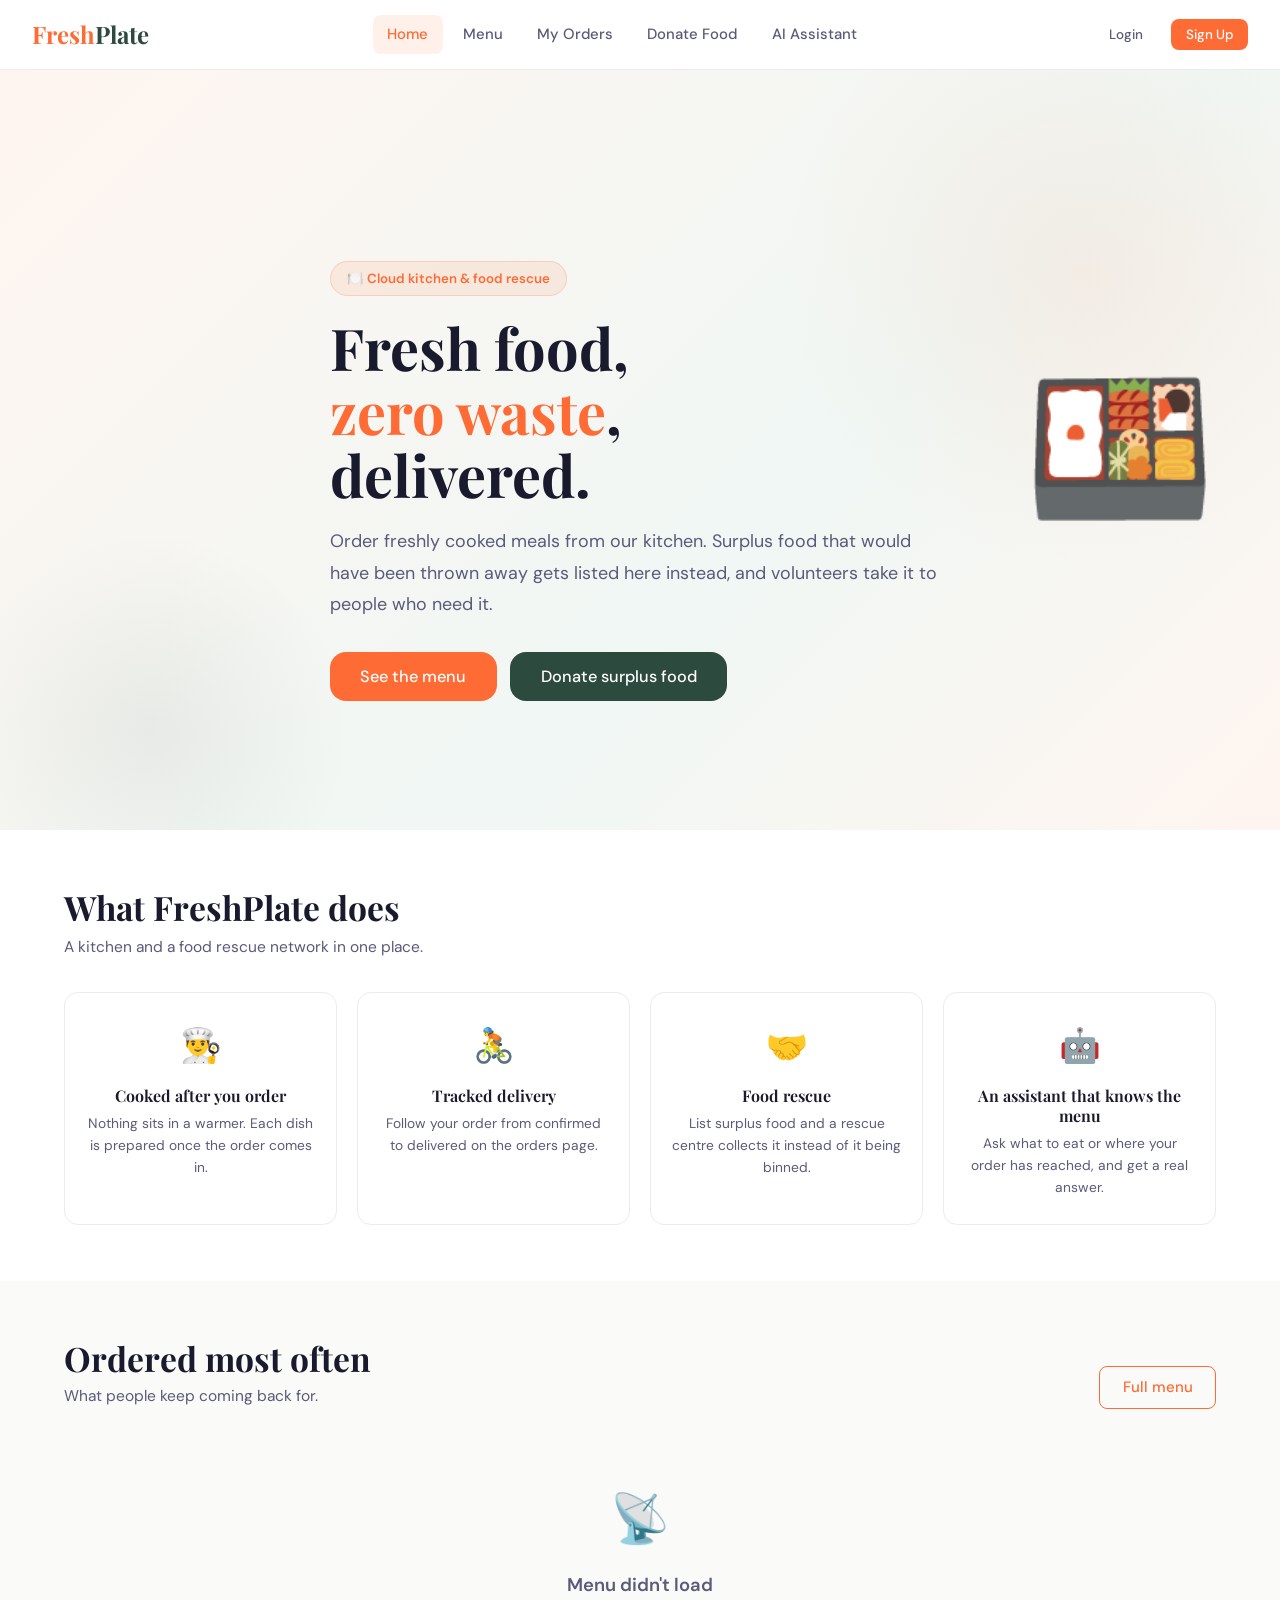
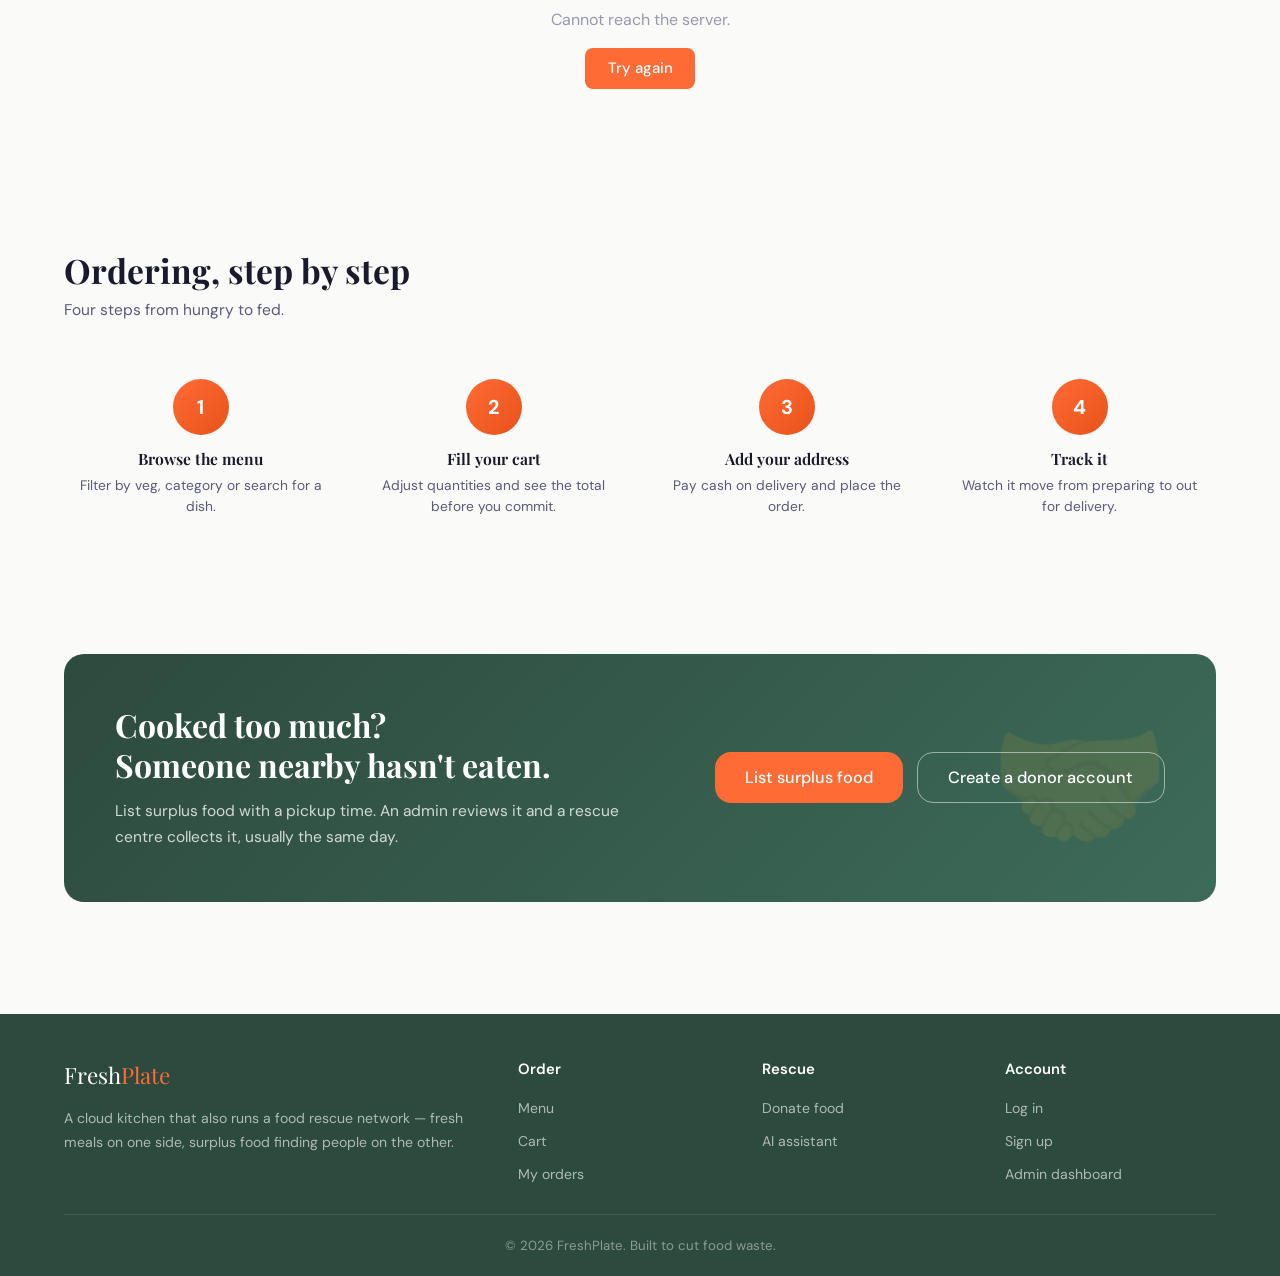
<file: frontend/index.html>
<!doctype html>
<html lang="en">
  <head>
    <meta charset="UTF-8" />
    <meta name="viewport" content="width=device-width, initial-scale=1.0" />
    <title>FreshPlate — Cloud Kitchen & Food Rescue</title>
    <link rel="stylesheet" href="css/style.css" />
    <style>
      .page-wrapper {
        --c-primary: var(--primary, #ff6b35);
        --c-secondary: var(--secondary, #2d4a3e);
        --c-border: var(--border, #e6e8ec);
        --c-muted: var(--text-muted, #8a8f98);
        --c-text2: var(--text-secondary, #5b6068);
      }

      /* ---------- HERO ---------- */
      .hero {
        min-height: min(100svh, 760px);
        background: linear-gradient(135deg, #fff5f0 0%, #f0f7f4 60%, #fff5f0 100%);
        display: flex;
        align-items: center;
        position: relative;
        overflow: hidden;
        padding: calc(70px + 2.5rem) 0 3rem;
      }

      .hero::before {
        content: "";
        position: absolute;
        width: 600px;
        height: 600px;
        background: radial-gradient(circle, rgba(255,107,53,0.08) 0%, transparent 70%);
        top: -100px;
        right: -100px;
        border-radius: 50%;
      }

      .hero::after {
        content: "";
        position: absolute;
        width: 400px;
        height: 400px;
        background: radial-gradient(circle, rgba(45,74,62,0.07) 0%, transparent 70%);
        bottom: -100px;
        left: -50px;
        border-radius: 50%;
      }

      .hero-content { position: relative; z-index: 1; max-width: 620px; }

      .hero-badge {
        display: inline-flex;
        align-items: center;
        gap: 0.5rem;
        background: rgba(255,107,53,0.1);
        color: var(--c-primary);
        padding: 6px 16px;
        border-radius: 20px;
        font-size: 0.83rem;
        font-weight: 600;
        margin-bottom: 1.25rem;
        border: 1px solid rgba(255,107,53,0.2);
      }

      .hero h1 {
        font-size: clamp(2.1rem, 1.4rem + 3.2vw, 3.6rem);
        font-weight: 700;
        line-height: 1.1;
        margin-bottom: 1.25rem;
      }

      .hero h1 span { color: var(--c-primary); }

      .hero p {
        font-size: clamp(1rem, 0.95rem + 0.3vw, 1.12rem);
        color: var(--c-text2);
        margin-bottom: 2rem;
        line-height: 1.75;
        max-width: 52ch;
      }

      .hero-btns { display: flex; gap: 0.85rem; flex-wrap: wrap; }

      .hero-img {
        position: absolute;
        right: 5%;
        top: 50%;
        transform: translateY(-50%);
        font-size: clamp(6rem, 12vw, 11rem);
        animation: float 5s ease-in-out infinite;
        z-index: 0;
      }

      @keyframes float {
        0%, 100% { transform: translateY(-50%) rotate(-5deg); }
        50% { transform: translateY(-56%) rotate(5deg); }
      }

      .hero-stats {
        display: flex;
        gap: clamp(1.25rem, 4vw, 2.5rem);
        margin-top: 2.5rem;
        flex-wrap: wrap;
      }

      .stat-num {
        font-size: clamp(1.5rem, 1.2rem + 1vw, 2rem);
        font-weight: 700;
        color: var(--c-primary);
        line-height: 1.15;
      }

      .stat-label { font-size: 0.83rem; color: var(--c-muted); }

      /* ---------- GRIDS ---------- */
      .features-grid,
      .food-grid,
      .steps-grid {
        display: grid;
        gap: 1.25rem;
      }

      .features-grid { grid-template-columns: repeat(auto-fit, minmax(220px, 1fr)); }
      .food-grid { grid-template-columns: repeat(auto-fill, minmax(230px, 1fr)); }
      .steps-grid { grid-template-columns: repeat(auto-fit, minmax(200px, 1fr)); }

      .feature-card {
        background: #fff;
        border-radius: 14px;
        padding: 1.6rem 1.25rem;
        text-align: center;
        border: 1px solid var(--c-border);
      }

      .feature-card:hover { border-color: var(--c-primary); }

      .feature-icon { font-size: 2.1rem; margin-bottom: 0.85rem; display: block; }
      .feature-title { font-size: 1rem; font-weight: 650; margin-bottom: 0.4rem; }
      .feature-desc { font-size: 0.86rem; color: var(--c-text2); line-height: 1.6; }

      /* ---------- STEPS ---------- */
      .step-card { text-align: center; padding: 1.5rem 0.75rem; }

      .step-num {
        width: 56px;
        height: 56px;
        background: linear-gradient(135deg, var(--c-primary), var(--primary-dark, #e85a24));
        color: #fff;
        border-radius: 50%;
        display: flex;
        align-items: center;
        justify-content: center;
        font-size: 1.25rem;
        font-weight: 700;
        margin: 0 auto 0.9rem;
      }

      .step-title { font-size: 0.98rem; font-weight: 650; margin-bottom: 0.4rem; }
      .step-desc { font-size: 0.86rem; color: var(--c-text2); line-height: 1.55; }

      /* ---------- SECTION HEADER ---------- */
      .section-head {
        display: flex;
        align-items: end;
        justify-content: space-between;
        gap: 1rem;
        margin-bottom: 1.5rem;
        flex-wrap: wrap;
      }

      /* ---------- DONATION CTA ---------- */
      .donation-cta {
        background: linear-gradient(135deg, var(--c-secondary) 0%, var(--secondary-light, #3d6152) 100%);
        border-radius: 20px;
        padding: clamp(1.75rem, 4vw, 3.5rem);
        display: flex;
        align-items: center;
        justify-content: space-between;
        gap: 1.75rem;
        position: relative;
        overflow: hidden;
        flex-wrap: wrap;
      }

      .donation-cta::before {
        content: "🤝";
        position: absolute;
        font-size: 9rem;
        right: 4%;
        top: 50%;
        transform: translateY(-50%);
        opacity: 0.1;
      }

      .donation-cta-text { position: relative; z-index: 1; }

      .donation-cta-text h2 {
        font-size: clamp(1.4rem, 1.1rem + 1.4vw, 2rem);
        color: #fff;
        margin-bottom: 0.8rem;
        line-height: 1.25;
      }

      .donation-cta-text p {
        color: rgba(255,255,255,0.78);
        font-size: 0.97rem;
        max-width: 48ch;
        line-height: 1.7;
      }

      .donation-cta-btns { display: flex; gap: 0.85rem; flex-wrap: wrap; position: relative; z-index: 1; }

      /* ---------- SKELETON ---------- */
      .card-skeleton {
        height: 300px;
        border-radius: 14px;
        background: linear-gradient(90deg, #eef0f4 25%, #f6f7f9 50%, #eef0f4 75%);
        background-size: 200% 100%;
        animation: shimmer 1.2s infinite;
      }

      @keyframes shimmer {
        0% { background-position: 200% 0; }
        100% { background-position: -200% 0; }
      }

      @media (max-width: 1024px) {
        .hero-img { display: none; }
      }

      @media (max-width: 768px) {
        .hero { text-align: center; }
        .hero-content { max-width: 100%; }
        .hero p { margin-left: auto; margin-right: auto; }
        .hero-btns, .hero-stats { justify-content: center; }
        .donation-cta { flex-direction: column; text-align: center; }
        .donation-cta-btns { width: 100%; flex-direction: column; }
        .donation-cta-btns .btn { width: 100%; }
      }

      :focus-visible {
        outline: 2px solid var(--c-primary);
        outline-offset: 2px;
        border-radius: 6px;
      }

      @media (prefers-reduced-motion: reduce) {
        .hero-img { animation: none; }
        .card-skeleton { animation: none; }
      }
    </style>
  </head>
  <body>
    <!-- NAVBAR -->
    <nav class="navbar">
      <a href="index.html" class="navbar-brand">Fresh<span>Plate</span></a>
      <ul class="navbar-nav">
        <li><a href="index.html" class="active">Home</a></li>
        <li><a href="menu.html">Menu</a></li>
        <li><a href="orders.html">My Orders</a></li>
        <li><a href="donation.html">Donate Food</a></li>
        <li><a href="chatbot.html">AI Assistant</a></li>
      </ul>
      <div class="navbar-actions"></div>
      <div class="hamburger"><span></span><span></span><span></span></div>
    </nav>

    <div class="page-wrapper">
      <!-- HERO -->
      <section class="hero">
        <div class="container">
          <div class="hero-content">
            <div class="hero-badge">🍽️ Cloud kitchen &amp; food rescue</div>
            <h1>Fresh food,<br /><span>zero waste</span>,<br />delivered.</h1>
            <p>
              Order freshly cooked meals from our kitchen. Surplus food that would
              have been thrown away gets listed here instead, and volunteers take it
              to people who need it.
            </p>
            <div class="hero-btns">
              <a href="menu.html" class="btn btn-primary btn-lg">See the menu</a>
              <a href="donation.html" class="btn btn-secondary btn-lg">Donate surplus food</a>
            </div>
            <div class="hero-stats" id="heroStats" style="display:none;">
              <div class="stat">
                <div class="stat-num" id="statDishes">–</div>
                <div class="stat-label">Dishes on the menu</div>
              </div>
              <div class="stat">
                <div class="stat-num" id="statRescue">–</div>
                <div class="stat-label">Rescue deals today</div>
              </div>
              <div class="stat">
                <div class="stat-num" id="statCenters">–</div>
                <div class="stat-label">Rescue centres</div>
              </div>
            </div>
          </div>
          <div class="hero-img" aria-hidden="true">🍱</div>
        </div>
      </section>

      <!-- FEATURES -->
      <section class="section" style="background: #fff">
        <div class="container">
          <h2 class="section-title">What FreshPlate does</h2>
          <p class="section-subtitle">A kitchen and a food rescue network in one place.</p>
          <div class="features-grid">
            <div class="feature-card">
              <span class="feature-icon">👨‍🍳</span>
              <h3 class="feature-title">Cooked after you order</h3>
              <p class="feature-desc">Nothing sits in a warmer. Each dish is prepared once the order comes in.</p>
            </div>
            <div class="feature-card">
              <span class="feature-icon">🚴</span>
              <h3 class="feature-title">Tracked delivery</h3>
              <p class="feature-desc">Follow your order from confirmed to delivered on the orders page.</p>
            </div>
            <div class="feature-card">
              <span class="feature-icon">🤝</span>
              <h3 class="feature-title">Food rescue</h3>
              <p class="feature-desc">List surplus food and a rescue centre collects it instead of it being binned.</p>
            </div>
            <div class="feature-card">
              <span class="feature-icon">🤖</span>
              <h3 class="feature-title">An assistant that knows the menu</h3>
              <p class="feature-desc">Ask what to eat or where your order has reached, and get a real answer.</p>
            </div>
          </div>
        </div>
      </section>

      <!-- POPULAR ITEMS -->
      <section class="section">
        <div class="container">
          <div class="section-head">
            <div>
              <h2 class="section-title" style="margin-bottom:0.3rem;">Ordered most often</h2>
              <p class="section-subtitle" style="margin-bottom: 0">What people keep coming back for.</p>
            </div>
            <a href="menu.html" class="btn btn-outline">Full menu</a>
          </div>
          <div class="food-grid" id="popularItems">
            <div class="card-skeleton"></div>
            <div class="card-skeleton"></div>
            <div class="card-skeleton"></div>
            <div class="card-skeleton"></div>
          </div>
        </div>
      </section>

      <!-- RESCUE DEALS -->
      <section class="section" id="rescueSection" style="background:#fff;display:none;">
        <div class="container">
          <div class="section-head">
            <div>
              <h2 class="section-title" style="margin-bottom:0.3rem;">Rescue deals</h2>
              <p class="section-subtitle" style="margin-bottom: 0">
                Surplus dishes going cheap so they don't get wasted.
              </p>
            </div>
            <a href="menu.html?status=rescue" class="btn btn-outline">See all</a>
          </div>
          <div class="food-grid" id="rescueItems"></div>
        </div>
      </section>

      <!-- HOW IT WORKS -->
      <section class="section">
        <div class="container">
          <h2 class="section-title">Ordering, step by step</h2>
          <p class="section-subtitle">Four steps from hungry to fed.</p>
          <div class="steps-grid">
            <div class="step-card">
              <div class="step-num">1</div>
              <h3 class="step-title">Browse the menu</h3>
              <p class="step-desc">Filter by veg, category or search for a dish.</p>
            </div>
            <div class="step-card">
              <div class="step-num">2</div>
              <h3 class="step-title">Fill your cart</h3>
              <p class="step-desc">Adjust quantities and see the total before you commit.</p>
            </div>
            <div class="step-card">
              <div class="step-num">3</div>
              <h3 class="step-title">Add your address</h3>
              <p class="step-desc">Pay cash on delivery and place the order.</p>
            </div>
            <div class="step-card">
              <div class="step-num">4</div>
              <h3 class="step-title">Track it</h3>
              <p class="step-desc">Watch it move from preparing to out for delivery.</p>
            </div>
          </div>
        </div>
      </section>

      <!-- DONATION CTA -->
      <section class="section">
        <div class="container">
          <div class="donation-cta">
            <div class="donation-cta-text">
              <h2>Cooked too much?<br />Someone nearby hasn't eaten.</h2>
              <p>
                List surplus food with a pickup time. An admin reviews it and a rescue
                centre collects it, usually the same day.
              </p>
            </div>
            <div class="donation-cta-btns">
              <a href="donation.html" class="btn btn-primary btn-lg">List surplus food</a>
              <a href="register.html" class="btn btn-outline btn-lg"
                 style="border-color: rgba(255,255,255,0.5); color: #fff">Create a donor account</a>
            </div>
          </div>
        </div>
      </section>
    </div>

    <!-- FOOTER -->
    <footer class="footer">
      <div class="container">
        <div class="footer-grid">
          <div>
            <div class="footer-brand">Fresh<span style="color: var(--primary)">Plate</span></div>
            <p class="footer-desc">
              A cloud kitchen that also runs a food rescue network — fresh meals on one
              side, surplus food finding people on the other.
            </p>
          </div>
          <div>
            <div class="footer-title">Order</div>
            <ul class="footer-links">
              <li><a href="menu.html">Menu</a></li>
              <li><a href="cart.html">Cart</a></li>
              <li><a href="orders.html">My orders</a></li>
            </ul>
          </div>
          <div>
            <div class="footer-title">Rescue</div>
            <ul class="footer-links">
              <li><a href="donation.html">Donate food</a></li>
              <li><a href="chatbot.html">AI assistant</a></li>
            </ul>
          </div>
          <div>
            <div class="footer-title">Account</div>
            <ul class="footer-links">
              <li><a href="login.html">Log in</a></li>
              <li><a href="register.html">Sign up</a></li>
              <li><a href="dashboard.html">Admin dashboard</a></li>
            </ul>
          </div>
        </div>
        <div class="footer-bottom">
          © <span id="year"></span> FreshPlate. Built to cut food waste.
        </div>
      </div>
    </footer>

    <script src="javascript/main.js"></script>
    <script>
      document.getElementById("year").textContent = new Date().getFullYear();

      // The API returns items ordered by total_orders, so the first four really are
      // the most ordered. No ordering/page_size params - the backend ignores those.
      async function loadPopularItems() {
        const container = document.getElementById("popularItems");
        try {
          const items = await Api.get("/food/items/", false);

          if (!items.length) {
            container.innerHTML = `
              <div class="empty-state" style="grid-column:1/-1;">
                <div class="empty-state-icon">🍽️</div>
                <div class="empty-state-title">The menu is empty right now</div>
                <p>Dishes will show up here once the kitchen adds them.</p>
              </div>`;
            return;
          }

          container.innerHTML = items.slice(0, 4).map(createFoodCard).join("");
          document.getElementById("statDishes").textContent = items.length;
          document.getElementById("heroStats").style.display = "flex";
        } catch (e) {
          // Never show fake dishes - a customer could try to order something that
          // does not exist. Say what went wrong and offer a retry instead.
          container.innerHTML = `
            <div class="empty-state" style="grid-column:1/-1;">
              <div class="empty-state-icon">📡</div>
              <div class="empty-state-title">Menu didn't load</div>
              <p style="margin-bottom:1rem;">${esc(apiErrorMessage(e, "The kitchen server isn't responding."))}</p>
              <button class="btn btn-primary" onclick="loadPopularItems()">Try again</button>
            </div>`;
        }
      }

      async function loadRescueItems() {
        try {
          const items = await Api.get("/food/rescue/", false);
          document.getElementById("statRescue").textContent = items.length;
          if (!items.length) return;

          document.getElementById("rescueItems").innerHTML =
            items.slice(0, 4).map(createFoodCard).join("");
          document.getElementById("rescueSection").style.display = "block";
        } catch (e) {
          // Optional section - stay silent if it fails
        }
      }

      async function loadRescueCentreCount() {
        try {
          const centers = await Api.get("/donations/rescue-centers/", false);
          document.getElementById("statCenters").textContent = centers.length;
        } catch (e) {
          document.getElementById("statCenters").textContent = "–";
        }
      }

      loadPopularItems();
      loadRescueItems();
      loadRescueCentreCount();
    </script>
  </body>
</html>
</file>
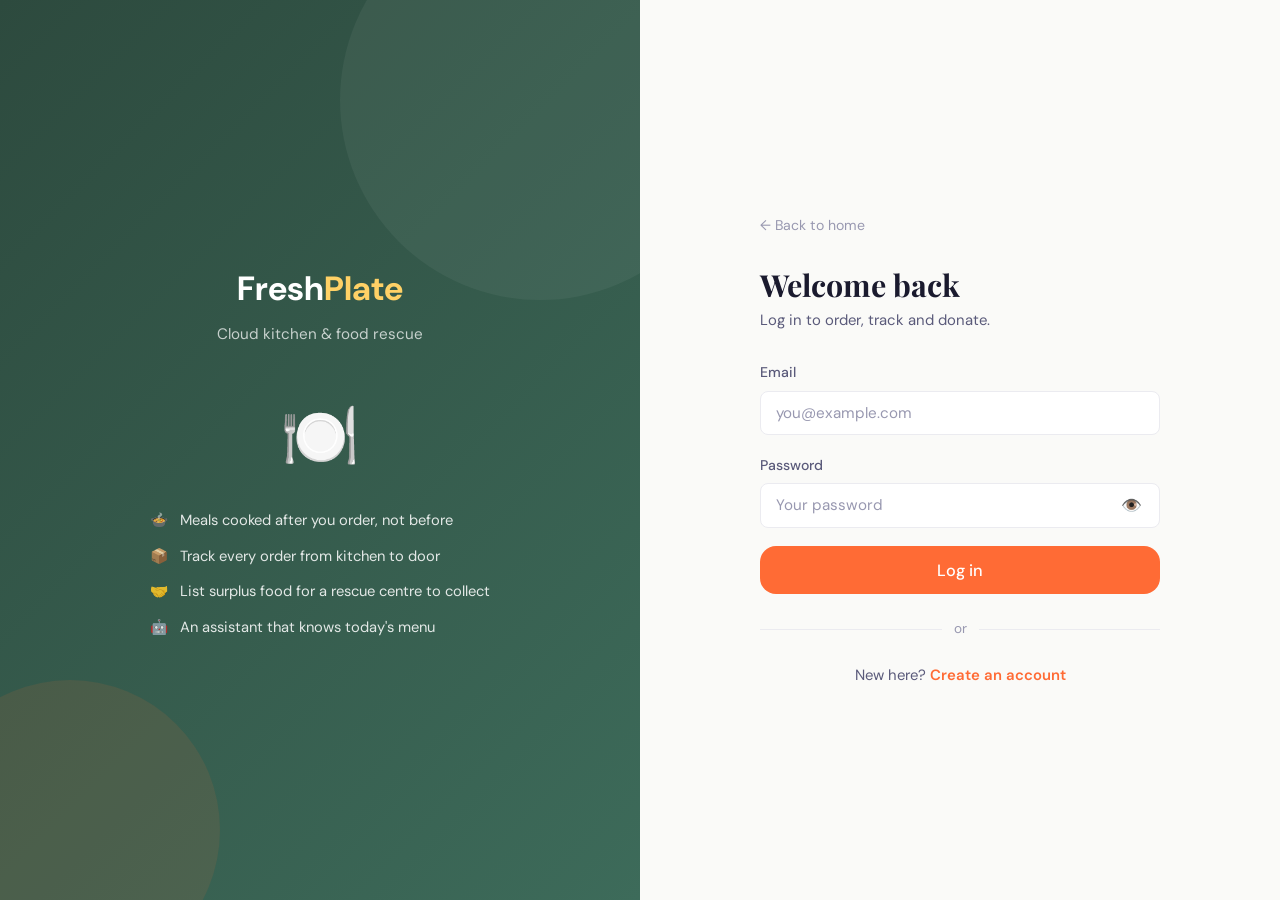
<file: frontend/cart.html>
<!DOCTYPE html>
<html lang="en">
<head>
  <meta charset="UTF-8">
  <meta name="viewport" content="width=device-width, initial-scale=1.0, viewport-fit=cover">
  <title>Cart — FreshPlate</title>
  <link rel="stylesheet" href="css/style.css">
  <style>
    /* Fallback values keep this page working even if style.css changes */
    .cart-page {
      --c-primary: var(--primary, #ff6b35);
      --c-bg: var(--bg, #f8f9fb);
      --c-border: var(--border, #e6e8ec);
      --c-muted: var(--text-muted, #8a8f98);
      --c-secondary: var(--text-secondary, #5b6068);
      --c-success: var(--success, #06d6a0);
      --c-danger: var(--danger, #e63946);
      --c-radius: var(--radius-lg, 16px);

      margin-top: 70px;
      padding: 2rem 0 2rem;
      min-height: calc(100vh - 70px);
      background: var(--c-bg);
    }

    .cart-layout {
      display: grid;
      grid-template-columns: minmax(0, 1fr) 360px;
      gap: 1.75rem;
      align-items: start;
    }

    .cart-header {
      display: flex;
      align-items: baseline;
      justify-content: space-between;
      gap: 1rem;
      margin-bottom: 1.25rem;
    }

    .cart-title {
      font-size: clamp(1.4rem, 1.1rem + 1.2vw, 1.9rem);
      font-weight: 700;
      line-height: 1.2;
    }

    .cart-count {
      display: block;
      font-size: 0.85rem;
      font-weight: 500;
      color: var(--c-muted);
      margin-top: 0.15rem;
    }

    /* ---------- CART ROW ---------- */
    .cart-row {
      display: grid;
      grid-template-columns: 84px minmax(0, 1fr) auto;
      grid-template-areas: "img info actions";
      gap: 1rem;
      align-items: center;
      background: #fff;
      border: 1px solid var(--c-border);
      border-radius: var(--c-radius);
      padding: 1rem;
      margin-bottom: 0.85rem;
    }

    .cart-row-img {
      grid-area: img;
      width: 84px;
      height: 84px;
      border-radius: 12px;
      overflow: hidden;
      background: var(--c-bg);
      display: flex;
      align-items: center;
      justify-content: center;
      font-size: 1.9rem;
    }

    .cart-row-img img { width: 100%; height: 100%; object-fit: cover; }

    .cart-row-info { grid-area: info; min-width: 0; }

    .cart-row-name {
      font-weight: 650;
      font-size: 1rem;
      margin-bottom: 0.3rem;
      overflow-wrap: anywhere;
    }

    .cart-row-meta {
      font-size: 0.8rem;
      color: var(--c-muted);
      display: flex;
      flex-wrap: wrap;
      gap: 0.6rem;
      margin-bottom: 0.45rem;
    }

    .cart-row-price {
      font-weight: 700;
      color: var(--c-primary);
      font-size: 1.02rem;
    }

    .cart-row-unit {
      font-size: 0.78rem;
      color: var(--c-muted);
      font-weight: 500;
      margin-left: 0.35rem;
    }

    .cart-row-actions {
      grid-area: actions;
      display: flex;
      flex-direction: column;
      align-items: flex-end;
      gap: 0.6rem;
    }

    .qty {
      display: inline-flex;
      align-items: center;
      border: 1px solid var(--c-border);
      border-radius: 999px;
      overflow: hidden;
      background: #fff;
    }

    .qty button {
      width: 34px;
      height: 34px;
      border: 0;
      background: transparent;
      font-size: 1.1rem;
      line-height: 1;
      color: var(--c-primary);
      cursor: pointer;
    }

    .qty button:hover:not(:disabled) { background: rgba(255,107,53,0.08); }
    .qty button:disabled { color: var(--c-muted); cursor: not-allowed; }

    .qty-value {
      min-width: 34px;
      text-align: center;
      font-weight: 650;
      font-size: 0.95rem;
    }

    .link-danger {
      background: none;
      border: 0;
      padding: 0.2rem 0;
      font-size: 0.82rem;
      color: var(--c-danger);
      cursor: pointer;
    }

    .link-danger:hover { text-decoration: underline; }

    /* ---------- SUMMARY ---------- */
    .order-summary {
      background: #fff;
      border-radius: var(--c-radius);
      padding: 1.4rem;
      border: 1px solid var(--c-border);
      position: sticky;
      top: 90px;
    }

    .summary-title {
      font-size: 1.05rem;
      font-weight: 700;
      margin-bottom: 1.1rem;
      padding-bottom: 0.9rem;
      border-bottom: 1px solid var(--c-border);
    }

    .summary-row {
      display: flex;
      justify-content: space-between;
      align-items: center;
      gap: 1rem;
      margin-bottom: 0.7rem;
      font-size: 0.93rem;
    }

    .summary-row.total {
      font-size: 1.12rem;
      font-weight: 700;
      padding-top: 0.9rem;
      border-top: 1px solid var(--c-border);
      margin-top: 0.4rem;
    }

    .summary-label { color: var(--c-secondary); }

    .summary-note {
      background: rgba(6,214,160,0.08);
      border: 1px solid rgba(6,214,160,0.22);
      border-radius: 10px;
      padding: 0.7rem 0.85rem;
      font-size: 0.82rem;
      color: #047857;
      margin: 1rem 0;
      display: flex;
      gap: 0.5rem;
    }

    /* ---------- MOBILE CHECKOUT BAR ---------- */
    .mobile-bar {
      display: none;
      position: fixed;
      left: 0; right: 0; bottom: 0;
      z-index: 40;
      background: #fff;
      border-top: 1px solid var(--c-border);
      padding: 0.75rem 1rem calc(0.75rem + env(safe-area-inset-bottom));
      box-shadow: 0 -6px 20px rgba(16,24,40,0.08);
      align-items: center;
      gap: 1rem;
    }

    .mobile-bar-total { font-size: 0.78rem; color: var(--c-muted); }
    .mobile-bar-amount { font-size: 1.15rem; font-weight: 700; }
    .mobile-bar .btn { flex: 1; }

    /* ---------- SKELETON ---------- */
    .skeleton {
      background: linear-gradient(90deg, #eef0f4 25%, #f6f7f9 50%, #eef0f4 75%);
      background-size: 200% 100%;
      animation: shimmer 1.2s infinite;
      border-radius: 8px;
    }

    @keyframes shimmer {
      0% { background-position: 200% 0; }
      100% { background-position: -200% 0; }
    }

    /* ---------- CHECKOUT MODAL ---------- */
    .payment-options {
      display: grid;
      grid-template-columns: 1fr 1fr;
      gap: 0.7rem;
      margin-bottom: 0.6rem;
    }

    .payment-option {
      border: 2px solid var(--c-border);
      border-radius: 12px;
      padding: 0.85rem 0.6rem;
      text-align: center;
      cursor: pointer;
      transition: border-color 0.15s, background 0.15s;
    }

    .payment-option:hover { border-color: var(--c-primary); }

    .payment-option.selected {
      border-color: var(--c-primary);
      background: rgba(255,107,53,0.06);
    }

    .payment-option-icon { font-size: 1.5rem; margin-bottom: 0.3rem; }

    .payment-option-label {
      font-size: 0.8rem;
      font-weight: 600;
      color: var(--c-secondary);
    }

    .payment-option.selected .payment-option-label { color: var(--c-primary); }

    .field-hint { font-size: 0.78rem; color: var(--c-muted); display: block; margin-top: 0.3rem; }

    .totals-box {
      background: var(--c-bg);
      border-radius: 12px;
      padding: 0.9rem 1rem;
      margin-bottom: 1.2rem;
    }

    .totals-box .summary-row:last-child { margin-bottom: 0; }

    /* ---------- RESPONSIVE ---------- */
    @media (max-width: 960px) {
      .cart-layout { grid-template-columns: minmax(0, 1fr); }
      .order-summary { position: static; }
    }

    @media (max-width: 600px) {
      .cart-page { padding-bottom: 6.5rem; }

      .cart-row {
        grid-template-columns: 64px minmax(0, 1fr);
        grid-template-areas:
          "img info"
          "actions actions";
        row-gap: 0.85rem;
        padding: 0.85rem;
      }

      .cart-row-img { width: 64px; height: 64px; font-size: 1.5rem; }

      .cart-row-actions {
        flex-direction: row;
        align-items: center;
        justify-content: space-between;
        width: 100%;
        border-top: 1px solid var(--c-border);
        padding-top: 0.7rem;
      }

      .order-summary { display: none; }
      .mobile-bar { display: flex; }
      .cart-header .btn { white-space: nowrap; }
    }

    /* ---------- A11Y ---------- */
    .cart-page :focus-visible,
    .mobile-bar :focus-visible {
      outline: 2px solid var(--c-primary);
      outline-offset: 2px;
      border-radius: 6px;
    }

    @media (prefers-reduced-motion: reduce) {
      .skeleton { animation: none; }
      .payment-option { transition: none; }
    }
  </style>
</head>
<body>

  <!-- NAVBAR -->
  <nav class="navbar">
    <a href="index.html" class="navbar-brand">Fresh<span>Plate</span></a>
    <ul class="navbar-nav">
      <li><a href="index.html">Home</a></li>
      <li><a href="menu.html">Menu</a></li>
      <li><a href="donation.html">Donate Food</a></li>
      <li><a href="chatbot.html">AI Assistant</a></li>
      <li><a href="orders.html">My Orders</a></li>
    </ul>
    <div class="navbar-actions"></div>
    <div class="hamburger"><span></span><span></span><span></span></div>
  </nav>

  <main class="cart-page">
    <div class="container">
      <div class="cart-layout">

        <!-- CART ITEMS -->
        <section>
          <div class="cart-header">
            <div>
              <h1 class="cart-title">Your cart</h1>
              <span class="cart-count" id="cartCountLabel">Loading items…</span>
            </div>
            <button class="btn btn-ghost btn-sm" onclick="clearCart()" id="clearCartBtn" style="display:none;">
              Clear all
            </button>
          </div>

          <div id="cartItems">
            <!-- skeleton placeholders -->
            <div class="cart-row">
              <div class="cart-row-img skeleton"></div>
              <div class="cart-row-info">
                <div class="skeleton" style="height:14px;width:55%;margin-bottom:0.6rem;"></div>
                <div class="skeleton" style="height:11px;width:35%;margin-bottom:0.6rem;"></div>
                <div class="skeleton" style="height:14px;width:25%;"></div>
              </div>
            </div>
            <div class="cart-row">
              <div class="cart-row-img skeleton"></div>
              <div class="cart-row-info">
                <div class="skeleton" style="height:14px;width:45%;margin-bottom:0.6rem;"></div>
                <div class="skeleton" style="height:11px;width:30%;margin-bottom:0.6rem;"></div>
                <div class="skeleton" style="height:14px;width:22%;"></div>
              </div>
            </div>
          </div>
        </section>

        <!-- ORDER SUMMARY (desktop) -->
        <aside class="order-summary">
          <h2 class="summary-title">Order summary</h2>

          <div class="summary-row">
            <span class="summary-label">Item total</span>
            <span id="subtotal">₹0.00</span>
          </div>
          <div class="summary-row" id="discountRow" style="display:none;">
            <span class="summary-label">You saved</span>
            <span style="color:var(--c-success)" id="discountAmount">- ₹0.00</span>
          </div>
          <div class="summary-row">
            <span class="summary-label">Delivery</span>
            <span id="deliveryCharge">₹0.00</span>
          </div>
          <div class="summary-row total">
            <span>To pay</span>
            <span id="totalAmount">₹0.00</span>
          </div>

          <div class="summary-note" id="deliveryNote" style="display:none;">
            <span>🚴</span>
            <span>Flat ₹40 delivery on every order, cooked fresh after you order.</span>
          </div>

          <button class="btn btn-primary btn-lg btn-block" onclick="openCheckout()" id="checkoutBtn" disabled>
            Checkout
          </button>

          <a href="menu.html" class="btn btn-ghost btn-block" style="margin-top:0.7rem;text-align:center;">
            Back to menu
          </a>
        </aside>
      </div>
    </div>
  </main>

  <!-- MOBILE CHECKOUT BAR -->
  <div class="mobile-bar" id="mobileBar">
    <div>
      <div class="mobile-bar-total">To pay</div>
      <div class="mobile-bar-amount" id="mobileTotal">₹0.00</div>
    </div>
    <button class="btn btn-primary" onclick="openCheckout()" id="mobileCheckoutBtn" disabled>
      Checkout
    </button>
  </div>

  <!-- CHECKOUT MODAL -->
  <div class="modal-overlay" id="checkoutModal">
    <div class="modal" style="max-width:560px;max-height:90vh;overflow-y:auto;">
      <div class="modal-header">
        <h2 class="modal-title">Delivery details</h2>
        <button class="modal-close" onclick="closeCheckout()" aria-label="Close checkout">×</button>
      </div>

      <div id="checkoutAlert"></div>

      <div class="form-group">
        <label class="form-label" for="deliveryAddress">Delivery address</label>
        <textarea id="deliveryAddress" class="form-control" rows="3" maxlength="500"
          placeholder="Flat / house no., street, area, city, pincode"></textarea>
        <span class="field-hint">Add at least 10 characters so the rider can find you.</span>
      </div>

      <div class="form-group">
        <label class="form-label">Payment method</label>
        <div class="payment-options">
          <div class="payment-option selected" onclick="selectPayment('cod', this)">
            <div class="payment-option-icon">💵</div>
            <div class="payment-option-label">Cash on delivery</div>
          </div>
          <div class="payment-option" onclick="selectPayment('online', this)">
            <div class="payment-option-icon">💳</div>
            <div class="payment-option-label">Pay online</div>
          </div>
        </div>
        <input type="hidden" id="paymentMethod" value="cod">
        <span class="field-hint" id="onlineNote"></span>
      </div>

      <div class="form-group">
        <label class="form-label" for="specialInstructions">Instructions for the kitchen (optional)</label>
        <textarea id="specialInstructions" class="form-control" rows="2" maxlength="500"
          placeholder="Less spicy, no onion, ring the bell…"></textarea>
      </div>

      <div class="totals-box">
        <div class="summary-row">
          <span class="summary-label">Item total</span>
          <span id="modalSubtotal">₹0.00</span>
        </div>
        <div class="summary-row">
          <span class="summary-label">Delivery</span>
          <span id="modalDelivery">₹0.00</span>
        </div>
        <div class="summary-row total">
          <span>To pay</span>
          <span id="modalTotal">₹0.00</span>
        </div>
      </div>

      <button class="btn btn-primary btn-lg btn-block" onclick="placeOrder()" id="placeOrderBtn">
        Place order
      </button>
    </div>
  </div>

  <script src="javascript/main.js"></script>
  <script>
    // Must match DELIVERY_CHARGE in backend/.env. The backend is the source of
    // truth - this constant only builds the preview the user sees.
    const DELIVERY_CHARGE = 40;
    const MAX_QTY = 20;

    let cartData = null;
    let busy = false; // blocks double-clicks firing parallel requests

    if (!Auth.isLoggedIn()) {
      window.location.href = 'login.html';
    } else {
      loadCart();
    }

    async function loadCart() {
      try {
        cartData = await Api.get('/orders/cart/');
        renderCart();
      } catch (e) {
        if (e.status === 401) return; // main.js already handles the redirect
        document.getElementById('cartCountLabel').textContent = '';
        document.getElementById('cartItems').innerHTML = `
          <div class="empty-state">
            <div class="empty-state-icon">😕</div>
            <div class="empty-state-title">Cart didn't load</div>
            <p style="margin-bottom:1.5rem;">${esc(apiErrorMessage(e, 'Check your connection and try again.'))}</p>
            <button class="btn btn-primary" onclick="loadCart()">Try again</button>
          </div>`;
      }
    }

    function renderCart() {
      const container = document.getElementById('cartItems');
      const items = cartData?.cart_items || [];
      const countLabel = document.getElementById('cartCountLabel');

      if (items.length === 0) {
        countLabel.textContent = '';
        container.innerHTML = `
          <div class="empty-state">
            <div class="empty-state-icon">🛒</div>
            <div class="empty-state-title">Nothing here yet</div>
            <p style="margin-bottom:1.5rem;">Pick something from the menu and it will show up here.</p>
            <a href="menu.html" class="btn btn-primary">Browse the menu</a>
          </div>`;
        document.getElementById('clearCartBtn').style.display = 'none';
        setCheckoutEnabled(false);
        updateSummary();
        return;
      }

      const totalQty = items.reduce((n, i) => n + i.quantity, 0);
      countLabel.textContent = `${items.length} ${items.length === 1 ? 'item' : 'items'} · ${totalQty} total`;
      document.getElementById('clearCartBtn').style.display = '';
      setCheckoutEnabled(true);

      // Every value here comes from the API, so escape it before it becomes HTML
      container.innerHTML = items.map(item => {
        const food = item.food_item;
        const atMax = item.quantity >= MAX_QTY;
        return `
        <article class="cart-row" id="cartItem-${Number(item.id)}">
          <div class="cart-row-img">
            ${food.image
              ? `<img src="${esc(food.image)}" alt="${esc(food.name)}" loading="lazy">`
              : '🍽️'}
          </div>
          <div class="cart-row-info">
            <h3 class="cart-row-name">${esc(food.name)}</h3>
            <div class="cart-row-meta">
              <span>${food.is_veg ? '🟢 Veg' : '🔴 Non-veg'}</span>
              <span>⏱️ ${esc(food.preparation_time)} min</span>
            </div>
            <div class="cart-row-price">
              ${formatPrice(item.subtotal)}
              <span class="cart-row-unit">${formatPrice(food.final_price)} each</span>
            </div>
          </div>
          <div class="cart-row-actions">
            <div class="qty">
              <button type="button" aria-label="Decrease quantity"
                onclick="updateQuantity(${Number(item.id)}, ${item.quantity - 1})">−</button>
              <span class="qty-value">${Number(item.quantity)}</span>
              <button type="button" aria-label="Increase quantity" ${atMax ? 'disabled' : ''}
                onclick="updateQuantity(${Number(item.id)}, ${item.quantity + 1})">+</button>
            </div>
            <button type="button" class="link-danger" onclick="removeItem(${Number(item.id)})">Remove</button>
          </div>
        </article>`;
      }).join('');

      updateSummary();
    }

    function setCheckoutEnabled(enabled) {
      document.getElementById('checkoutBtn').disabled = !enabled;
      document.getElementById('mobileCheckoutBtn').disabled = !enabled;
    }

    function updateSummary() {
      const items = cartData?.cart_items || [];
      const subtotal = parseFloat(cartData?.total_price) || 0;
      const delivery = items.length ? DELIVERY_CHARGE : 0;
      const total = subtotal + delivery;

      // Real saving = (list price - price actually charged) x quantity
      const saved = items.reduce((sum, item) => {
        const price = parseFloat(item.food_item.price) || 0;
        const finalPrice = parseFloat(item.food_item.final_price) || 0;
        return sum + Math.max(price - finalPrice, 0) * item.quantity;
      }, 0);

      const set = (id, value) => { document.getElementById(id).textContent = value; };
      set('subtotal', formatPrice(subtotal));
      set('deliveryCharge', formatPrice(delivery));
      set('totalAmount', formatPrice(total));
      set('modalSubtotal', formatPrice(subtotal));
      set('modalDelivery', formatPrice(delivery));
      set('modalTotal', formatPrice(total));
      set('mobileTotal', formatPrice(total));
      set('discountAmount', `- ${formatPrice(saved)}`);

      document.getElementById('discountRow').style.display = saved > 0 ? 'flex' : 'none';
      document.getElementById('deliveryNote').style.display = items.length ? 'flex' : 'none';
    }

    function setBusy(state) {
      busy = state;
      document.querySelectorAll('.qty button, .link-danger').forEach(b => { b.disabled = state; });
    }

    async function updateQuantity(itemId, newQty) {
      if (busy) return;

      // Going below 1 deletes the item - confirm instead of doing it silently
      if (newQty <= 0 && !confirm('Remove this item from your cart?')) return;

      setBusy(true);
      try {
        await Api.patch(`/orders/cart/item/${itemId}/`, { quantity: newQty });
        await loadCart();
        updateCartCount();
      } catch (e) {
        showToast(apiErrorMessage(e, "Quantity didn't update"), 'error');
      } finally {
        setBusy(false);
      }
    }

    async function removeItem(itemId) {
      if (busy) return;
      setBusy(true);
      try {
        await Api.delete(`/orders/cart/item/${itemId}/`);
        showToast('Item removed');
        await loadCart();
        updateCartCount();
      } catch (e) {
        showToast(apiErrorMessage(e, "Item wasn't removed"), 'error');
      } finally {
        setBusy(false);
      }
    }

    async function clearCart() {
      if (busy || !confirm('Remove everything from your cart?')) return;
      setBusy(true);
      try {
        await Api.delete('/orders/cart/');
        showToast('Cart cleared');
        await loadCart();
        updateCartCount();
      } catch (e) {
        showToast(apiErrorMessage(e, "Cart wasn't cleared"), 'error');
      } finally {
        setBusy(false);
      }
    }

    function showCheckoutAlert(message, type = 'danger') {
      document.getElementById('checkoutAlert').innerHTML =
        `<div class="alert alert-${type}">${esc(message)}</div>`;
    }

    function openCheckout() {
      if (!cartData || cartData.cart_items.length === 0) {
        showToast('Your cart is empty', 'warning');
        return;
      }
      document.getElementById('checkoutAlert').innerHTML = '';
      const user = Auth.getUser();
      const addressField = document.getElementById('deliveryAddress');
      if (user?.address && !addressField.value) addressField.value = user.address;
      document.getElementById('checkoutModal').classList.add('active');
      addressField.focus();
    }

    function closeCheckout() {
      document.getElementById('checkoutModal').classList.remove('active');
    }

    function selectPayment(method, el) {
      document.querySelectorAll('.payment-option').forEach(p => p.classList.remove('selected'));
      el.classList.add('selected');
      document.getElementById('paymentMethod').value = method;
      // Online payment is not integrated yet - say so instead of pretending
      document.getElementById('onlineNote').textContent =
        method === 'online' ? 'Card and UPI are not live yet — the order stays marked unpaid.' : '';
    }

    async function placeOrder() {
      const address = document.getElementById('deliveryAddress').value.trim();

      // Same rule as the backend serializer, so the user sees it sooner
      if (address.length < 10) {
        showCheckoutAlert('Add a complete delivery address (at least 10 characters).');
        document.getElementById('deliveryAddress').focus();
        return;
      }

      const btn = document.getElementById('placeOrderBtn');
      btn.textContent = 'Placing order…';
      btn.disabled = true;

      try {
        await Api.post('/orders/place/', {
          delivery_address: address,
          payment_method: document.getElementById('paymentMethod').value,
          special_instructions: document.getElementById('specialInstructions').value.trim(),
        });

        closeCheckout();
        showToast('Order placed');
        updateCartCount();
        setTimeout(() => (window.location.href = 'orders.html'), 1200);
      } catch (e) {
        showCheckoutAlert(apiErrorMessage(e, "Order didn't go through. Try again."));
        loadCart(); // an item may have sold out - resync with the server
        btn.textContent = 'Place order';
        btn.disabled = false;
      }
    }

    document.getElementById('checkoutModal').addEventListener('click', function (e) {
      if (e.target === this) closeCheckout();
    });
    document.addEventListener('keydown', (e) => {
      if (e.key === 'Escape') closeCheckout();
    });
  </script>
</body>
</html>
</file>
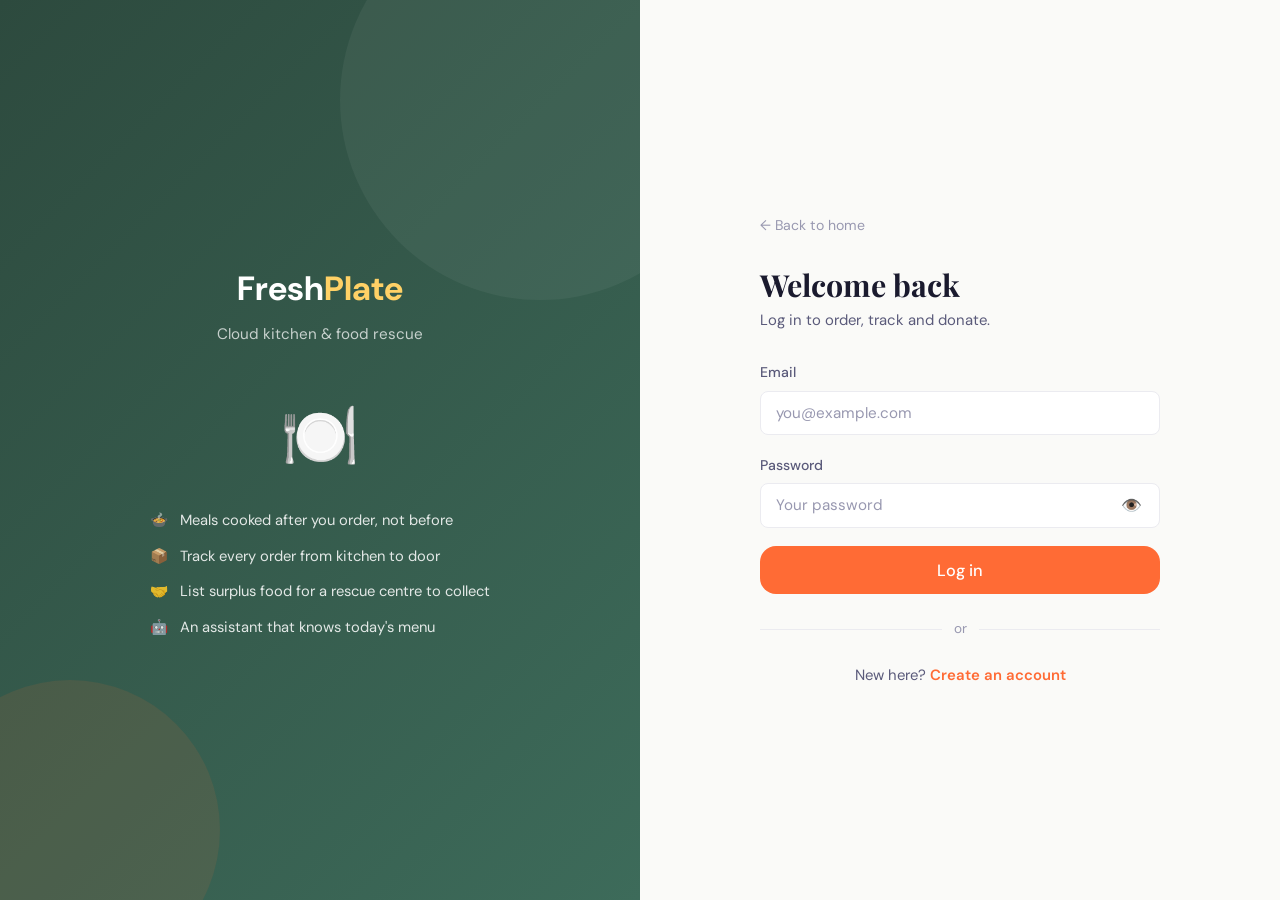
<file: frontend/chatbot.html>
<!DOCTYPE html>
<html lang="en">
<head>
  <meta charset="UTF-8">
  <meta name="viewport" content="width=device-width, initial-scale=1.0, viewport-fit=cover">
  <title>AI Assistant — FreshPlate</title>
  <link rel="stylesheet" href="css/style.css">
  <style>
    .chatbot-page {
      --c-primary: var(--primary, #ff6b35);
      --c-primary-dark: var(--primary-dark, #e85a24);
      --c-bg: var(--bg, #f8f9fb);
      --c-border: var(--border, #e6e8ec);
      --c-muted: var(--text-muted, #8a8f98);
      --c-secondary: var(--text-secondary, #5b6068);
      --c-success: var(--success, #06d6a0);
      --c-danger: var(--danger, #e63946);

      margin-top: 70px;
      height: calc(100dvh - 70px);
      display: grid;
      grid-template-columns: 270px minmax(0, 1fr);
      overflow: hidden;
    }

    /* ---------- SIDEBAR ---------- */
    .chat-sidebar {
      background: #fff;
      border-right: 1px solid var(--c-border);
      display: flex;
      flex-direction: column;
      overflow: hidden;
      min-width: 0;
    }

    .chat-sidebar-header {
      padding: 1rem 1.1rem;
      border-bottom: 1px solid var(--c-border);
      display: flex;
      align-items: center;
      justify-content: space-between;
      gap: 0.5rem;
    }

    .chat-sidebar-title { font-weight: 700; font-size: 0.92rem; }

    .sessions-list { flex: 1; overflow-y: auto; padding: 0.6rem; }

    .session-item {
      padding: 0.65rem 0.8rem;
      border-radius: 10px;
      cursor: pointer;
      font-size: 0.86rem;
      color: var(--c-secondary);
      display: flex;
      align-items: center;
      justify-content: space-between;
      gap: 0.5rem;
      margin-bottom: 0.2rem;
    }

    .session-item:hover { background: var(--c-bg); }

    .session-item.active {
      background: rgba(255,107,53,0.09);
      color: var(--c-primary);
      font-weight: 600;
    }

    .session-label {
      overflow: hidden;
      text-overflow: ellipsis;
      white-space: nowrap;
      min-width: 0;
    }

    .session-delete {
      opacity: 0;
      background: none;
      border: none;
      cursor: pointer;
      font-size: 0.85rem;
      color: var(--c-danger);
      padding: 2px 5px;
      border-radius: 4px;
      flex-shrink: 0;
    }

    .session-item:hover .session-delete,
    .session-delete:focus-visible { opacity: 1; }

    .chat-sidebar-footer {
      padding: 0.9rem;
      border-top: 1px solid var(--c-border);
      font-size: 0.76rem;
      color: var(--c-muted);
      text-align: center;
    }

    .sidebar-backdrop {
      display: none;
      position: fixed;
      inset: 0;
      background: rgba(16,24,40,0.45);
      z-index: 45;
    }

    /* ---------- MAIN ---------- */
    .chat-main {
      display: flex;
      flex-direction: column;
      background: var(--c-bg);
      overflow: hidden;
      min-width: 0;
    }

    .chat-header {
      padding: 0.8rem 1.25rem;
      background: #fff;
      border-bottom: 1px solid var(--c-border);
      display: flex;
      align-items: center;
      gap: 0.85rem;
    }

    .icon-btn {
      display: none;
      width: 38px;
      height: 38px;
      border: 1px solid var(--c-border);
      border-radius: 10px;
      background: #fff;
      font-size: 1.1rem;
      cursor: pointer;
      flex-shrink: 0;
    }

    .ai-avatar {
      width: 40px;
      height: 40px;
      background: linear-gradient(135deg, var(--c-primary), var(--c-primary-dark));
      border-radius: 50%;
      display: flex;
      align-items: center;
      justify-content: center;
      font-size: 1.2rem;
      flex-shrink: 0;
    }

    .ai-name { font-weight: 700; font-size: 0.95rem; }

    .ai-status {
      display: flex;
      align-items: center;
      gap: 0.35rem;
      font-size: 0.78rem;
      color: var(--c-success);
    }

    .ai-status.offline { color: var(--c-danger); }

    .ai-status-dot {
      width: 7px;
      height: 7px;
      background: currentColor;
      border-radius: 50%;
      animation: pulse 2s infinite;
    }

    @keyframes pulse { 0%,100% { opacity: 1; } 50% { opacity: 0.35; } }

    /* ---------- MESSAGES ---------- */
    .messages-area {
      flex: 1;
      overflow-y: auto;
      overscroll-behavior: contain;
      padding: 1.25rem;
      display: flex;
      flex-direction: column;
      gap: 0.9rem;
    }

    .message { display: flex; gap: 0.7rem; max-width: 74%; }
    .message.user { align-self: flex-end; flex-direction: row-reverse; }

    .msg-avatar {
      width: 32px;
      height: 32px;
      border-radius: 50%;
      display: flex;
      align-items: center;
      justify-content: center;
      font-size: 0.8rem;
      font-weight: 600;
      flex-shrink: 0;
    }

    .message.assistant .msg-avatar {
      background: linear-gradient(135deg, var(--c-primary), var(--c-primary-dark));
    }

    .message.user .msg-avatar {
      background: var(--secondary, #2f3542);
      color: #fff;
    }

    .msg-bubble {
      padding: 0.75rem 1rem;
      border-radius: 16px;
      font-size: 0.92rem;
      line-height: 1.6;
      overflow-wrap: anywhere;
    }

    .msg-bubble p { margin: 0 0 0.5rem; }
    .msg-bubble p:last-child { margin-bottom: 0; }
    .msg-bubble ul { margin: 0.3rem 0 0.3rem 1.1rem; padding: 0; }
    .msg-bubble li { margin-bottom: 0.2rem; }

    .message.assistant .msg-bubble {
      background: #fff;
      border: 1px solid var(--c-border);
      border-bottom-left-radius: 4px;
    }

    .message.user .msg-bubble {
      background: var(--c-primary);
      color: #fff;
      border-bottom-right-radius: 4px;
    }

    .message.error .msg-bubble {
      background: rgba(230,57,70,0.07);
      border: 1px solid rgba(230,57,70,0.25);
      color: var(--c-danger);
    }

    .msg-time {
      font-size: 0.7rem;
      color: var(--c-muted);
      margin-top: 0.25rem;
      text-align: right;
    }

    .message.user .msg-time { text-align: left; }

    .typing-indicator { display: flex; gap: 0.7rem; align-items: center; }

    .typing-dots {
      background: #fff;
      border: 1px solid var(--c-border);
      border-radius: 16px;
      border-bottom-left-radius: 4px;
      padding: 0.8rem 1rem;
      display: flex;
      gap: 4px;
    }

    .dot {
      width: 7px;
      height: 7px;
      background: var(--c-muted);
      border-radius: 50%;
      animation: bounce 1.2s infinite;
    }

    .dot:nth-child(2) { animation-delay: 0.2s; }
    .dot:nth-child(3) { animation-delay: 0.4s; }

    @keyframes bounce {
      0%, 80%, 100% { transform: translateY(0); }
      40% { transform: translateY(-7px); }
    }

    /* ---------- INPUT ---------- */
    .chat-input-area {
      padding: 0.85rem 1.25rem calc(0.85rem + env(safe-area-inset-bottom));
      background: #fff;
      border-top: 1px solid var(--c-border);
    }

    .quick-prompts {
      display: flex;
      gap: 0.45rem;
      margin-bottom: 0.65rem;
      overflow-x: auto;
      padding-bottom: 0.2rem;
      scrollbar-width: none;
    }

    .quick-prompts::-webkit-scrollbar { display: none; }

    .quick-prompt {
      padding: 0.35rem 0.8rem;
      background: #fff;
      border: 1.5px solid var(--c-border);
      border-radius: 20px;
      font-size: 0.8rem;
      cursor: pointer;
      color: var(--c-secondary);
      white-space: nowrap;
      flex-shrink: 0;
    }

    .quick-prompt:hover {
      border-color: var(--c-primary);
      color: var(--c-primary);
    }

    .input-wrapper {
      display: flex;
      align-items: flex-end;
      gap: 0.7rem;
      background: var(--c-bg);
      border: 1.5px solid var(--c-border);
      border-radius: 18px;
      padding: 0.6rem 0.8rem;
    }

    .input-wrapper:focus-within { border-color: var(--c-primary); }

    .chat-textarea {
      flex: 1;
      border: none;
      outline: none;
      background: transparent;
      font-family: inherit;
      font-size: 0.95rem;
      color: var(--text-primary, #1a1d21);
      resize: none;
      max-height: 120px;
      line-height: 1.5;
      min-width: 0;
    }

    .send-btn {
      width: 38px;
      height: 38px;
      background: var(--c-primary);
      color: #fff;
      border: none;
      border-radius: 50%;
      cursor: pointer;
      display: flex;
      align-items: center;
      justify-content: center;
      font-size: 1rem;
      flex-shrink: 0;
    }

    .send-btn:hover:not(:disabled) { background: var(--c-primary-dark); }
    .send-btn:disabled { background: var(--c-border); cursor: not-allowed; }

    .input-footer {
      display: flex;
      justify-content: space-between;
      gap: 1rem;
      font-size: 0.72rem;
      color: var(--c-muted);
      margin-top: 0.4rem;
      padding: 0 0.3rem;
    }

    .char-count.near-limit { color: var(--c-danger); }

    /* ---------- WELCOME ---------- */
    .welcome-screen {
      display: flex;
      flex-direction: column;
      align-items: center;
      justify-content: center;
      flex: 1;
      text-align: center;
      padding: 1.5rem;
    }

    .welcome-avatar {
      width: 68px;
      height: 68px;
      background: linear-gradient(135deg, var(--c-primary), var(--c-primary-dark));
      border-radius: 50%;
      display: flex;
      align-items: center;
      justify-content: center;
      font-size: 2rem;
      margin-bottom: 1.1rem;
    }

    .welcome-title { font-size: 1.35rem; font-weight: 700; margin-bottom: 0.4rem; }

    .welcome-desc {
      color: var(--c-secondary);
      max-width: 42ch;
      line-height: 1.65;
      margin-bottom: 1.5rem;
      font-size: 0.92rem;
    }

    .welcome-suggestions {
      display: grid;
      grid-template-columns: repeat(2, minmax(0, 1fr));
      gap: 0.65rem;
      max-width: 480px;
      width: 100%;
    }

    .suggestion-card {
      background: #fff;
      border: 1.5px solid var(--c-border);
      border-radius: 12px;
      padding: 0.85rem;
      cursor: pointer;
      text-align: left;
      font: inherit;
    }

    .suggestion-card:hover { border-color: var(--c-primary); }
    .suggestion-icon { font-size: 1.25rem; margin-bottom: 0.3rem; }
    .suggestion-text { font-size: 0.83rem; color: var(--c-secondary); line-height: 1.4; }

    /* ---------- RESPONSIVE ---------- */
    @media (max-width: 860px) {
      .chatbot-page { grid-template-columns: minmax(0, 1fr); }

      .chat-sidebar {
        position: fixed;
        top: 70px;
        bottom: 0;
        left: 0;
        width: min(80vw, 300px);
        z-index: 50;
        transform: translateX(-102%);
        transition: transform 0.22s ease;
        box-shadow: 4px 0 24px rgba(16,24,40,0.12);
      }

      .chat-sidebar.open { transform: translateX(0); }
      .sidebar-backdrop.open { display: block; }
      .icon-btn { display: flex; align-items: center; justify-content: center; }
      .message { max-width: 90%; }
      .welcome-suggestions { grid-template-columns: minmax(0, 1fr); }
      .messages-area { padding: 1rem; }
      .chat-input-area { padding-left: 1rem; padding-right: 1rem; }
    }

    .chatbot-page :focus-visible,
    .chat-sidebar :focus-visible {
      outline: 2px solid var(--c-primary);
      outline-offset: 2px;
      border-radius: 6px;
    }

    @media (prefers-reduced-motion: reduce) {
      .ai-status-dot, .dot { animation: none; }
      .chat-sidebar { transition: none; }
    }
  </style>
</head>
<body>

  <!-- NAVBAR -->
  <nav class="navbar">
    <a href="index.html" class="navbar-brand">Fresh<span>Plate</span></a>
    <ul class="navbar-nav">
      <li><a href="index.html">Home</a></li>
      <li><a href="menu.html">Menu</a></li>
      <li><a href="donation.html">Donate Food</a></li>
      <li><a href="chatbot.html" class="active">AI Assistant</a></li>
      <li><a href="orders.html">My Orders</a></li>
    </ul>
    <div class="navbar-actions"></div>
    <div class="hamburger"><span></span><span></span><span></span></div>
  </nav>

  <div class="sidebar-backdrop" id="sidebarBackdrop" onclick="toggleSidebar(false)"></div>

  <div class="chatbot-page">

    <!-- SIDEBAR -->
    <aside class="chat-sidebar" id="chatSidebar">
      <div class="chat-sidebar-header">
        <span class="chat-sidebar-title">Your chats</span>
        <button class="btn btn-primary btn-sm" onclick="newChat()">New chat</button>
      </div>
      <div class="sessions-list" id="sessionsList">
        <div style="text-align:center;padding:2rem 1rem;color:var(--text-muted);font-size:0.84rem;">
          Loading…
        </div>
      </div>
      <div class="chat-sidebar-footer">Answers come from Google Gemini</div>
    </aside>

    <!-- MAIN CHAT -->
    <div class="chat-main">

      <header class="chat-header">
        <button class="icon-btn" onclick="toggleSidebar(true)" aria-label="Open chat history">☰</button>
        <div class="ai-avatar">🤖</div>
        <div>
          <div class="ai-name">FreshPlate assistant</div>
          <div class="ai-status" id="aiStatus">
            <span class="ai-status-dot"></span>
            <span id="aiStatusText">Ready</span>
          </div>
        </div>
      </header>

      <div class="messages-area" id="messagesArea" aria-live="polite">
        <div class="welcome-screen" id="welcomeScreen">
          <div class="welcome-avatar">🤖</div>
          <h1 class="welcome-title">Ask about food, orders or donations</h1>
          <p class="welcome-desc">
            I can see today's menu and your recent orders, so ask me what to eat or where your order has reached.
          </p>
          <div class="welcome-suggestions">
            <button class="suggestion-card" data-prompt="What's available on the menu today?">
              <div class="suggestion-icon">🍽️</div>
              <div class="suggestion-text">What's available on the menu today?</div>
            </button>
            <button class="suggestion-card" data-prompt="Where has my last order reached?">
              <div class="suggestion-icon">📦</div>
              <div class="suggestion-text">Where has my last order reached?</div>
            </button>
            <button class="suggestion-card" data-prompt="How do I donate surplus food?">
              <div class="suggestion-icon">🤝</div>
              <div class="suggestion-text">How do I donate surplus food?</div>
            </button>
            <button class="suggestion-card" data-prompt="Suggest a light veg meal under 400 calories">
              <div class="suggestion-icon">🥗</div>
              <div class="suggestion-text">Suggest a light veg meal under 400 calories</div>
            </button>
          </div>
        </div>
      </div>

      <div class="chat-input-area">
        <div class="quick-prompts" id="quickPrompts">
          <button class="quick-prompt" data-prompt="Show me veg options">🥗 Veg options</button>
          <button class="quick-prompt" data-prompt="What are today's specials?">⭐ Today's specials</button>
          <button class="quick-prompt" data-prompt="How do I place an order?">🛒 How to order</button>
          <button class="quick-prompt" data-prompt="Tell me about the food rescue programme">🤝 Food rescue</button>
        </div>
        <div class="input-wrapper">
          <label for="chatInput" class="sr-only" style="position:absolute;left:-9999px;">Message</label>
          <textarea
            class="chat-textarea"
            id="chatInput"
            placeholder="Ask about food, orders or donations…"
            rows="1"
            maxlength="1000"></textarea>
          <button class="send-btn" id="sendBtn" aria-label="Send message">➤</button>
        </div>
        <div class="input-footer">
          <span>Enter to send · Shift + Enter for a new line</span>
          <span class="char-count" id="charCount">0/1000</span>
        </div>
      </div>
    </div>
  </div>

  <script src="javascript/main.js"></script>
  <script>
    const MAX_MESSAGE_LENGTH = 1000; // matches CHATBOT_MAX_MESSAGE_LENGTH on the backend

    let currentSessionId = null;
    let isSending = false;

    const input = document.getElementById('chatInput');
    const sendBtn = document.getElementById('sendBtn');
    const area = document.getElementById('messagesArea');

    if (!Auth.isLoggedIn()) {
      window.location.href = 'login.html';
    } else {
      loadSessions();
    }

    /* ---------- sidebar (mobile drawer) ---------- */
    function toggleSidebar(open) {
      document.getElementById('chatSidebar').classList.toggle('open', open);
      document.getElementById('sidebarBackdrop').classList.toggle('open', open);
    }

    /* ---------- rendering ---------- */
    // Escape FIRST, then add light formatting. The model's reply is untrusted
    // text - if it ever returned raw HTML we must not run it.
    function formatChatText(text) {
      const safe = esc(text);
      const lines = safe.split('\n');
      let html = '';
      let inList = false;

      for (const line of lines) {
        const bullet = line.match(/^\s*[-*•]\s+(.*)$/);
        if (bullet) {
          if (!inList) { html += '<ul>'; inList = true; }
          html += `<li>${inlineFormat(bullet[1])}</li>`;
        } else {
          if (inList) { html += '</ul>'; inList = false; }
          if (line.trim()) html += `<p>${inlineFormat(line)}</p>`;
        }
      }
      if (inList) html += '</ul>';
      return html || '<p></p>';
    }

    function inlineFormat(text) {
      return text
        .replace(/\*\*(.+?)\*\*/g, '<strong>$1</strong>')
        .replace(/`(.+?)`/g, '<code>$1</code>');
    }

    function formatTime(value) {
      const date = value ? new Date(value) : new Date();
      if (isNaN(date.getTime())) return '';
      return date.toLocaleTimeString('en-IN', { hour: '2-digit', minute: '2-digit' });
    }

    function userInitials() {
      const name = Auth.getUser()?.full_name || '';
      const initials = name.split(' ').filter(Boolean).map(n => n[0]).join('').slice(0, 2);
      return esc(initials.toUpperCase() || 'U');
    }

    function addMessage(role, content, options = {}) {
      document.getElementById('welcomeScreen')?.remove();

      const div = document.createElement('div');
      div.className = `message ${role}${options.isError ? ' error' : ''}`;
      div.innerHTML = `
        <div class="msg-avatar">${role === 'assistant' ? '🤖' : userInitials()}</div>
        <div style="min-width:0;">
          <div class="msg-bubble">${formatChatText(content)}</div>
          <div class="msg-time">${formatTime(options.createdAt)}</div>
        </div>`;
      area.appendChild(div);
      area.scrollTop = area.scrollHeight;
    }

    function showTyping() {
      const div = document.createElement('div');
      div.className = 'typing-indicator';
      div.id = 'typingIndicator';
      div.innerHTML = `
        <div class="msg-avatar" style="background:linear-gradient(135deg,var(--primary),var(--primary-dark));">🤖</div>
        <div class="typing-dots"><div class="dot"></div><div class="dot"></div><div class="dot"></div></div>`;
      area.appendChild(div);
      area.scrollTop = area.scrollHeight;
    }

    function hideTyping() {
      document.getElementById('typingIndicator')?.remove();
    }

    function setStatus(text, offline = false) {
      document.getElementById('aiStatusText').textContent = text;
      document.getElementById('aiStatus').classList.toggle('offline', offline);
    }

    /* ---------- sending ---------- */
    function updateSendState() {
      const length = input.value.trim().length;
      sendBtn.disabled = isSending || length === 0;
      const counter = document.getElementById('charCount');
      counter.textContent = `${input.value.length}/${MAX_MESSAGE_LENGTH}`;
      counter.classList.toggle('near-limit', input.value.length > MAX_MESSAGE_LENGTH - 50);
    }

    function autoResize() {
      input.style.height = 'auto';
      input.style.height = Math.min(input.scrollHeight, 120) + 'px';
    }

    async function sendMessage() {
      const message = input.value.trim();
      if (!message || isSending) return;

      input.value = '';
      autoResize();
      isSending = true;
      updateSendState();
      setStatus('Thinking…');

      addMessage('user', message);
      showTyping();

      try {
        const payload = { message };
        if (currentSessionId) payload.session_id = currentSessionId;

        const data = await Api.post('/chatbot/', payload);
        currentSessionId = data.session_id;

        hideTyping();
        addMessage('assistant', data.message);
        setStatus('Ready');
        loadSessions();
      } catch (e) {
        hideTyping();
        // The backend still saves the user's message, so keep the session id
        if (e?.data?.session_id) currentSessionId = e.data.session_id;

        let text;
        if (e.status === 429) {
          text = 'You are sending messages very quickly. Wait a few seconds and try again.';
        } else if (e.status === 503) {
          text = 'The assistant is unavailable right now. Try again in a minute.';
          setStatus('Unavailable', true);
        } else if (e.status === 0) {
          text = "Can't reach the server. Check your connection.";
          setStatus('Offline', true);
        } else {
          text = apiErrorMessage(e, 'That message did not go through.');
        }

        addMessage('assistant', text, { isError: true });
        // Give the message back so nothing typed is lost
        if (!input.value) {
          input.value = message;
          autoResize();
        }
      } finally {
        isSending = false;
        updateSendState();
        input.focus();
      }
    }

    function sendQuickPrompt(text) {
      input.value = text;
      autoResize();
      sendMessage();
    }

    /* ---------- sessions ---------- */
    function newChat() {
      currentSessionId = null;
      toggleSidebar(false);
      area.innerHTML = `
        <div class="welcome-screen" id="welcomeScreen">
          <div class="welcome-avatar">🤖</div>
          <h1 class="welcome-title">New chat</h1>
          <p class="welcome-desc">Ask anything about the menu, your orders or donating food.</p>
        </div>`;
      document.querySelectorAll('.session-item').forEach(s => s.classList.remove('active'));
      input.focus();
    }

    async function loadSessions() {
      const list = document.getElementById('sessionsList');
      try {
        const data = await Api.get('/chatbot/');
        const sessions = data.sessions || [];

        if (sessions.length === 0) {
          list.innerHTML = `<div style="text-align:center;padding:2rem 1rem;color:var(--text-muted);font-size:0.84rem;">
            No chats yet. Ask your first question.</div>`;
          return;
        }

        list.innerHTML = sessions.map(s => `
          <div class="session-item ${s.id === currentSessionId ? 'active' : ''}"
               id="session-${Number(s.id)}" onclick="loadSession(${Number(s.id)})">
            <span class="session-label">${esc(s.title || ('Chat #' + s.id))}</span>
            <button class="session-delete" aria-label="Delete chat"
                    onclick="deleteSession(event, ${Number(s.id)})">🗑️</button>
          </div>`).join('');
      } catch (e) {
        if (e.status === 401) return;
        list.innerHTML = `<div style="text-align:center;padding:1.5rem 1rem;color:var(--text-muted);font-size:0.84rem;">
          Chat history didn't load.</div>`;
      }
    }

    async function loadSession(sessionId) {
      toggleSidebar(false);
      try {
        const data = await Api.get(`/chatbot/?session_id=${sessionId}`);
        currentSessionId = sessionId;
        area.innerHTML = '';
        // Use each message's real timestamp, not the current time
        (data.messages || []).forEach(msg =>
          addMessage(msg.role, msg.content, { createdAt: msg.created_at })
        );
        if (!(data.messages || []).length) newChat();

        document.querySelectorAll('.session-item').forEach(s => s.classList.remove('active'));
        document.getElementById(`session-${sessionId}`)?.classList.add('active');
      } catch (e) {
        showToast(apiErrorMessage(e, "That chat didn't open"), 'error');
      }
    }

    async function deleteSession(e, sessionId) {
      e.stopPropagation();
      if (!confirm('Delete this chat? This cannot be undone.')) return;
      try {
        await Api.delete(`/chatbot/session/${sessionId}/delete/`);
        if (currentSessionId === sessionId) newChat();
        loadSessions();
        showToast('Chat deleted');
      } catch (err) {
        showToast(apiErrorMessage(err, "Chat wasn't deleted"), 'error');
      }
    }

    /* ---------- events ---------- */
    sendBtn.addEventListener('click', sendMessage);
    input.addEventListener('input', () => { autoResize(); updateSendState(); });
    input.addEventListener('keydown', (e) => {
      if (e.key === 'Enter' && !e.shiftKey) {
        e.preventDefault();
        sendMessage();
      }
    });

    // data-prompt keeps quotes and apostrophes out of inline JS
    document.querySelectorAll('[data-prompt]').forEach(el => {
      el.addEventListener('click', () => sendQuickPrompt(el.dataset.prompt));
    });

    document.addEventListener('keydown', (e) => {
      if (e.key === 'Escape') toggleSidebar(false);
    });

    updateSendState();
  </script>
</body>
</html>
</file>
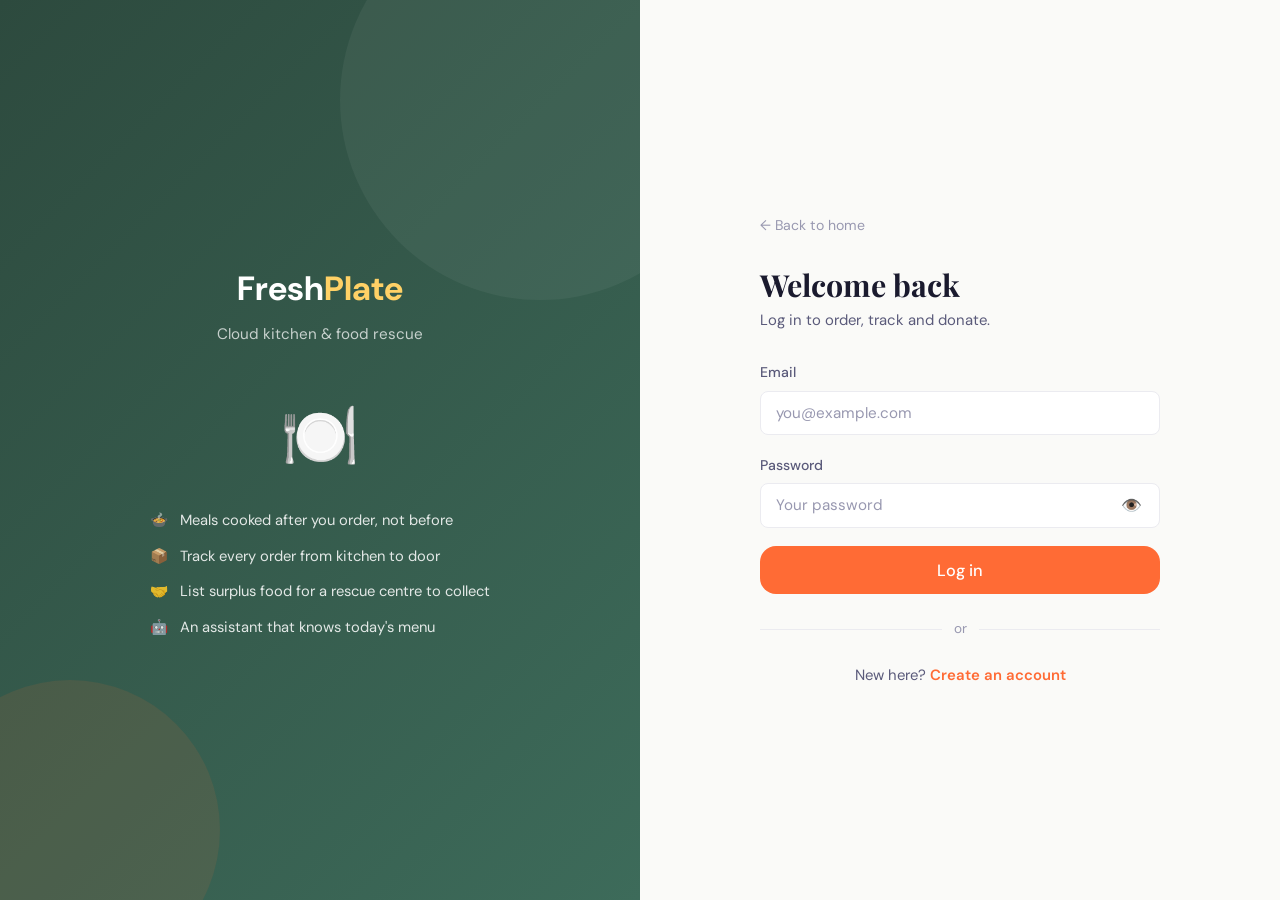
<file: frontend/dashboard.html>
<!DOCTYPE html>
<html lang="en">
<head>
  <meta charset="UTF-8">
  <meta name="viewport" content="width=device-width, initial-scale=1.0">
  <title>Admin Dashboard — FreshPlate</title>
  <link rel="stylesheet" href="css/style.css">
  <style>
    .dashboard-page {
      --c-primary: var(--primary, #ff6b35);
      --c-bg: var(--bg, #f8f9fb);
      --c-border: var(--border, #e6e8ec);
      --c-muted: var(--text-muted, #8a8f98);
      --c-secondary: var(--text-secondary, #5b6068);
      --c-success: var(--success, #06d6a0);
      --c-danger: var(--danger, #e63946);

      margin-top: 70px;
      min-height: calc(100vh - 70px);
      display: grid;
      grid-template-columns: 230px minmax(0, 1fr);
    }

    /* ---------- SIDEBAR ---------- */
    .dash-sidebar {
      background: var(--secondary, #2f3542);
      color: #fff;
      padding: 1.25rem 0;
      position: sticky;
      top: 70px;
      height: calc(100vh - 70px);
      overflow-y: auto;
    }

    .dash-sidebar-brand {
      padding: 0 1.25rem 1.1rem;
      border-bottom: 1px solid rgba(255,255,255,0.1);
      margin-bottom: 0.75rem;
    }

    .dash-sidebar-brand h2 { font-size: 1.05rem; color: #fff; }

    .dash-sidebar-brand p {
      font-size: 0.78rem;
      color: rgba(255,255,255,0.55);
      margin-top: 0.15rem;
      overflow: hidden;
      text-overflow: ellipsis;
      white-space: nowrap;
    }

    .dash-nav { list-style: none; padding: 0 0.6rem; margin: 0; }

    .dash-nav-item {
      padding: 0.65rem 0.9rem;
      border-radius: 10px;
      cursor: pointer;
      font-size: 0.88rem;
      color: rgba(255,255,255,0.72);
      display: flex;
      align-items: center;
      gap: 0.6rem;
      margin-bottom: 0.2rem;
      border: none;
      background: none;
      width: 100%;
      text-align: left;
      font-family: inherit;
    }

    .dash-nav-item:hover { background: rgba(255,255,255,0.08); color: #fff; }
    .dash-nav-item.active { background: var(--c-primary); color: #fff; }

    .nav-badge {
      margin-left: auto;
      background: rgba(255,255,255,0.18);
      border-radius: 20px;
      padding: 0 0.45rem;
      font-size: 0.72rem;
      line-height: 1.5;
    }

    .dash-nav-section {
      padding: 0.7rem 1.25rem 0.35rem;
      font-size: 0.7rem;
      color: rgba(255,255,255,0.35);
      letter-spacing: 0.06em;
      margin: 0;
      list-style: none;
    }

    /* ---------- MAIN ---------- */
    .dash-main { background: var(--c-bg); min-width: 0; }

    .dash-header {
      background: #fff;
      padding: 1rem 1.75rem;
      border-bottom: 1px solid var(--c-border);
      display: flex;
      align-items: center;
      justify-content: space-between;
      gap: 1rem;
      flex-wrap: wrap;
      position: sticky;
      top: 70px;
      z-index: 10;
    }

    .dash-header-title { font-size: 1.15rem; font-weight: 700; }
    .dash-content { padding: 1.75rem; }

    /* ---------- STATS ---------- */
    .stats-grid {
      display: grid;
      grid-template-columns: repeat(auto-fit, minmax(190px, 1fr));
      gap: 1rem;
      margin-bottom: 1.75rem;
    }

    .stat-card {
      background: #fff;
      border-radius: 14px;
      padding: 1.15rem 1.25rem;
      border: 1px solid var(--c-border);
    }

    .stat-icon { font-size: 1.4rem; margin-bottom: 0.5rem; }

    .stat-value {
      font-size: 1.9rem;
      font-weight: 700;
      color: var(--c-primary);
      line-height: 1.1;
    }

    .stat-label { font-size: 0.83rem; color: var(--c-muted); margin-top: 0.2rem; }

    .stat-sub { font-size: 0.76rem; color: var(--c-secondary); margin-top: 0.45rem; }

    /* ---------- TABLES ---------- */
    .table-card {
      background: #fff;
      border-radius: 14px;
      border: 1px solid var(--c-border);
      overflow: hidden;
      margin-bottom: 1.75rem;
    }

    .table-card-header {
      padding: 1rem 1.25rem;
      border-bottom: 1px solid var(--c-border);
      display: flex;
      align-items: center;
      justify-content: space-between;
      gap: 0.75rem;
      flex-wrap: wrap;
    }

    .table-card-title { font-weight: 700; font-size: 0.97rem; }

    .table-scroll { overflow-x: auto; }

    .data-table {
      width: 100%;
      border-collapse: collapse;
      font-size: 0.88rem;
      min-width: 640px;
    }

    .data-table th {
      text-align: left;
      padding: 0.7rem 1rem;
      background: var(--c-bg);
      color: var(--c-secondary);
      font-weight: 600;
      font-size: 0.78rem;
      letter-spacing: 0.02em;
      border-bottom: 1px solid var(--c-border);
      white-space: nowrap;
    }

    .data-table td {
      padding: 0.8rem 1rem;
      border-bottom: 1px solid var(--c-border);
      vertical-align: middle;
    }

    .data-table tr:last-child td { border-bottom: none; }
    .data-table tr:hover td { background: rgba(255,107,53,0.025); }

    .cell-empty { text-align: center; padding: 2.25rem 1rem; color: var(--c-muted); }

    .truncate { max-width: 220px; overflow: hidden; text-overflow: ellipsis; white-space: nowrap; }

    .status-select {
      padding: 0.32rem 0.6rem;
      border: 1.5px solid var(--c-border);
      border-radius: 8px;
      font-family: inherit;
      font-size: 0.8rem;
      cursor: pointer;
      background: #fff;
    }

    .status-select:disabled { background: var(--c-bg); cursor: not-allowed; color: var(--c-muted); }

    .toolbar-input {
      padding: 0.42rem 0.75rem;
      border: 1.5px solid var(--c-border);
      border-radius: 8px;
      font-family: inherit;
      font-size: 0.85rem;
      min-width: 170px;
    }

    .toolbar-input:focus { outline: none; border-color: var(--c-primary); }

    .section-tabs { display: none; }
    .section-tabs.active { display: block; }

    .form-row-2 { display: grid; grid-template-columns: 1fr 1fr; gap: 1rem; }

    /* ---------- RESPONSIVE ---------- */
    @media (max-width: 860px) {
      .dashboard-page { grid-template-columns: minmax(0, 1fr); }

      .dash-sidebar {
        position: sticky;
        top: 70px;
        z-index: 20;
        height: auto;
        padding: 0.6rem;
        overflow-x: auto;
        overflow-y: hidden;
      }

      .dash-sidebar-brand, .dash-nav-section { display: none; }

      .dash-nav { display: flex; gap: 0.4rem; padding: 0; }
      .dash-nav-item { white-space: nowrap; margin-bottom: 0; width: auto; }
      .nav-badge { margin-left: 0.35rem; }

      .dash-header { position: static; padding: 0.9rem 1rem; }
      .dash-content { padding: 1rem; }
      .form-row-2 { grid-template-columns: 1fr; }
      .toolbar-input { flex: 1; min-width: 0; }
    }

    .dashboard-page :focus-visible {
      outline: 2px solid var(--c-primary);
      outline-offset: 2px;
      border-radius: 6px;
    }
  </style>
</head>
<body>

  <!-- NAVBAR -->
  <nav class="navbar">
    <a href="index.html" class="navbar-brand">Fresh<span>Plate</span></a>
    <ul class="navbar-nav">
      <li><a href="index.html">Home</a></li>
      <li><a href="menu.html">Menu</a></li>
    </ul>
    <div class="navbar-actions"></div>
    <div class="hamburger"><span></span><span></span><span></span></div>
  </nav>

  <div class="dashboard-page">

    <!-- SIDEBAR -->
    <aside class="dash-sidebar">
      <div class="dash-sidebar-brand">
        <h2>Admin panel</h2>
        <p id="adminName">Loading…</p>
      </div>
      <ul class="dash-nav">
        <li class="dash-nav-section">Main</li>
        <li><button class="dash-nav-item active" data-section="overview">📊 Overview</button></li>
        <li><button class="dash-nav-item" data-section="orders">
          📦 Orders <span class="nav-badge" id="pendingOrdersBadge" style="display:none;"></span>
        </button></li>
        <li><button class="dash-nav-item" data-section="donations">
          🤝 Donations <span class="nav-badge" id="pendingDonationsBadge" style="display:none;"></span>
        </button></li>
        <li class="dash-nav-section">Manage</li>
        <li><button class="dash-nav-item" data-section="food">🍽️ Food items</button></li>
        <li><button class="dash-nav-item" data-section="users">👥 Users</button></li>
        <li class="dash-nav-section">Actions</li>
        <li><button class="dash-nav-item" onclick="window.location.href='index.html'">🏠 View site</button></li>
        <li><button class="dash-nav-item" onclick="logout()" style="color:rgba(239,71,111,0.85);">🚪 Log out</button></li>
      </ul>
    </aside>

    <!-- MAIN -->
    <div class="dash-main">
      <div class="dash-header">
        <div class="dash-header-title" id="sectionTitle">Overview</div>
        <div style="display:flex;align-items:center;gap:1rem;">
          <span style="font-size:0.82rem;color:var(--text-muted);" id="currentDate"></span>
          <button class="btn btn-ghost btn-sm" onclick="refreshCurrent()">Refresh</button>
        </div>
      </div>

      <div class="dash-content">

        <!-- OVERVIEW -->
        <section class="section-tabs active" id="section-overview">
          <div class="stats-grid">
            <div class="stat-card">
              <div class="stat-icon">📦</div>
              <div class="stat-value" id="totalOrders">–</div>
              <div class="stat-label">Orders</div>
              <div class="stat-sub" id="ordersSub">&nbsp;</div>
            </div>
            <div class="stat-card">
              <div class="stat-icon">💰</div>
              <div class="stat-value" id="totalRevenue">–</div>
              <div class="stat-label">Revenue (delivered)</div>
              <div class="stat-sub" id="revenueSub">&nbsp;</div>
            </div>
            <div class="stat-card">
              <div class="stat-icon">🤝</div>
              <div class="stat-value" id="totalDonations">–</div>
              <div class="stat-label">Donations</div>
              <div class="stat-sub" id="donationsSub">&nbsp;</div>
            </div>
            <div class="stat-card">
              <div class="stat-icon">👥</div>
              <div class="stat-value" id="totalUsers">–</div>
              <div class="stat-label">Users</div>
              <div class="stat-sub" id="usersSub">&nbsp;</div>
            </div>
          </div>

          <div class="table-card">
            <div class="table-card-header">
              <div class="table-card-title">Latest orders</div>
              <button class="btn btn-ghost btn-sm" data-goto="orders">See all orders</button>
            </div>
            <div class="table-scroll">
              <table class="data-table">
                <thead>
                  <tr><th>Order</th><th>Customer</th><th>Amount</th><th>Payment</th><th>Status</th><th>Placed</th></tr>
                </thead>
                <tbody id="recentOrdersTable">
                  <tr><td colspan="6" class="cell-empty">Loading…</td></tr>
                </tbody>
              </table>
            </div>
          </div>

          <div class="table-card">
            <div class="table-card-header">
              <div class="table-card-title">Donations waiting for review</div>
              <button class="btn btn-ghost btn-sm" data-goto="donations">See all donations</button>
            </div>
            <div class="table-scroll">
              <table class="data-table">
                <thead>
                  <tr><th>Food</th><th>Donor</th><th>Quantity</th><th>Type</th><th>Status</th><th>Update</th></tr>
                </thead>
                <tbody id="recentDonationsTable">
                  <tr><td colspan="6" class="cell-empty">Loading…</td></tr>
                </tbody>
              </table>
            </div>
          </div>
        </section>

        <!-- ORDERS -->
        <section class="section-tabs" id="section-orders">
          <div class="table-card">
            <div class="table-card-header">
              <div class="table-card-title">All orders</div>
              <div style="display:flex;gap:0.6rem;flex-wrap:wrap;">
                <input class="toolbar-input" id="orderSearch" placeholder="Search by id or customer" oninput="renderOrdersTable()">
                <select class="status-select" id="orderStatusFilter" onchange="renderOrdersTable()">
                  <option value="all">All statuses</option>
                  <option value="pending">Pending</option>
                  <option value="confirmed">Confirmed</option>
                  <option value="preparing">Preparing</option>
                  <option value="out_for_delivery">Out for delivery</option>
                  <option value="delivered">Delivered</option>
                  <option value="cancelled">Cancelled</option>
                </select>
              </div>
            </div>
            <div class="table-scroll">
              <table class="data-table">
                <thead>
                  <tr><th>Order</th><th>Customer</th><th>Items</th><th>Amount</th><th>Payment</th><th>Status</th><th>Move to</th></tr>
                </thead>
                <tbody id="allOrdersTable">
                  <tr><td colspan="7" class="cell-empty">Loading…</td></tr>
                </tbody>
              </table>
            </div>
          </div>
        </section>

        <!-- DONATIONS -->
        <section class="section-tabs" id="section-donations">
          <div class="table-card">
            <div class="table-card-header">
              <div class="table-card-title">All donations</div>
              <select class="status-select" id="donationStatusFilter" onchange="renderDonationsTable()">
                <option value="all">All statuses</option>
                <option value="pending">Pending</option>
                <option value="approved">Approved</option>
                <option value="picked_up">Picked up</option>
                <option value="distributed">Distributed</option>
                <option value="rejected">Rejected</option>
              </select>
            </div>
            <div class="table-scroll">
              <table class="data-table">
                <thead>
                  <tr><th>Food</th><th>Donor</th><th>Quantity</th><th>Pickup</th><th>Expires</th><th>Status</th><th>Move to</th></tr>
                </thead>
                <tbody id="allDonationsTable">
                  <tr><td colspan="7" class="cell-empty">Loading…</td></tr>
                </tbody>
              </table>
            </div>
          </div>
        </section>

        <!-- FOOD -->
        <section class="section-tabs" id="section-food">
          <div class="table-card">
            <div class="table-card-header">
              <div class="table-card-title">Food items</div>
              <div style="display:flex;gap:0.6rem;flex-wrap:wrap;">
                <input class="toolbar-input" id="foodSearch" placeholder="Search dishes" oninput="renderFoodTable()">
                <button class="btn btn-primary btn-sm" onclick="openAddFoodModal()">Add item</button>
              </div>
            </div>
            <div class="table-scroll">
              <table class="data-table">
                <thead>
                  <tr><th>Name</th><th>Category</th><th>Price</th><th>Type</th><th>Status</th><th>Ordered</th><th>Action</th></tr>
                </thead>
                <tbody id="foodItemsTable">
                  <tr><td colspan="7" class="cell-empty">Loading…</td></tr>
                </tbody>
              </table>
            </div>
          </div>
        </section>

        <!-- USERS -->
        <section class="section-tabs" id="section-users">
          <div class="table-card">
            <div class="table-card-header">
              <div class="table-card-title">Users</div>
              <input class="toolbar-input" id="userSearch" placeholder="Search name or email" oninput="renderUsersTable()">
            </div>
            <div class="table-scroll">
              <table class="data-table">
                <thead>
                  <tr><th>Name</th><th>Email</th><th>Phone</th><th>Role</th><th>Joined</th></tr>
                </thead>
                <tbody id="usersTable">
                  <tr><td colspan="5" class="cell-empty">Loading…</td></tr>
                </tbody>
              </table>
            </div>
          </div>
        </section>

      </div>
    </div>
  </div>

  <!-- ADD FOOD MODAL -->
  <div class="modal-overlay" id="addFoodModal">
    <div class="modal" style="max-width:600px;max-height:90vh;overflow-y:auto;">
      <div class="modal-header">
        <h2 class="modal-title">Add food item</h2>
        <button class="modal-close" onclick="closeAddFoodModal()" aria-label="Close">×</button>
      </div>
      <div id="addFoodAlert"></div>
      <form id="addFoodForm">
        <div class="form-row-2">
          <div class="form-group">
            <label class="form-label" for="foodName">Name</label>
            <input type="text" id="foodName" class="form-control" maxlength="200" placeholder="Chicken biryani" required>
          </div>
          <div class="form-group">
            <label class="form-label" for="foodCategory">Category</label>
            <select id="foodCategory" class="form-control" required>
              <option value="">Choose a category</option>
            </select>
          </div>
        </div>
        <div class="form-group">
          <label class="form-label" for="foodDesc">Description</label>
          <textarea id="foodDesc" class="form-control" rows="2" placeholder="What's in the dish?" required></textarea>
        </div>
        <div class="form-row-2">
          <div class="form-group">
            <label class="form-label" for="foodPrice">Price (₹)</label>
            <input type="number" id="foodPrice" class="form-control" min="1" step="0.01" placeholder="299" required>
          </div>
          <div class="form-group">
            <label class="form-label" for="foodDiscountPrice">Discounted price (₹)</label>
            <input type="number" id="foodDiscountPrice" class="form-control" min="1" step="0.01" placeholder="Optional">
          </div>
        </div>
        <div class="form-row-2">
          <div class="form-group">
            <label class="form-label" for="foodPrepTime">Prep time (minutes)</label>
            <input type="number" id="foodPrepTime" class="form-control" min="1" max="240" placeholder="30" required>
          </div>
          <div class="form-group">
            <label class="form-label" for="foodCalories">Calories</label>
            <input type="number" id="foodCalories" class="form-control" min="0" placeholder="Optional">
          </div>
        </div>
        <div class="form-row-2">
          <div class="form-group">
            <label class="form-label" for="foodIsVeg">Food type</label>
            <select id="foodIsVeg" class="form-control">
              <option value="true">🟢 Vegetarian</option>
              <option value="false">🔴 Non-vegetarian</option>
            </select>
          </div>
          <div class="form-group">
            <label class="form-label" for="foodStatus">Availability</label>
            <select id="foodStatus" class="form-control">
              <option value="available">Available on the menu</option>
              <option value="rescue">Rescue deal</option>
              <option value="unavailable">Hidden from the menu</option>
            </select>
          </div>
        </div>
        <button type="submit" class="btn btn-primary btn-lg btn-block" id="addFoodBtn">Add item</button>
      </form>
    </div>
  </div>

  <script src="javascript/main.js"></script>
  <script>
    /* Mirrors ALLOWED_TRANSITIONS in orders/models.py and donations/models.py.
       Showing only valid moves means the admin never gets a 400 from the API. */
    const ORDER_TRANSITIONS = {
      pending: ['confirmed', 'cancelled'],
      confirmed: ['preparing', 'cancelled'],
      preparing: ['out_for_delivery', 'cancelled'],
      out_for_delivery: ['delivered'],
      delivered: [],
      cancelled: [],
    };

    const DONATION_TRANSITIONS = {
      pending: ['approved', 'rejected'],
      approved: ['picked_up', 'rejected'],
      picked_up: ['distributed'],
      distributed: [],
      rejected: [],
    };

    const LABELS = {
      pending: 'Pending', confirmed: 'Confirmed', preparing: 'Preparing',
      out_for_delivery: 'Out for delivery', delivered: 'Delivered', cancelled: 'Cancelled',
      approved: 'Approved', picked_up: 'Picked up', distributed: 'Distributed', rejected: 'Rejected',
    };

    let ordersData = [];
    let donationsData = [];
    let foodData = [];
    let usersData = [];
    let categoriesData = [];
    let currentSection = 'overview';

    // Browser-side guard only - the API enforces admin access with IsAdminRole
    if (!Auth.isLoggedIn() || !Auth.isAdmin()) {
      window.location.href = 'login.html';
    } else {
      init();
    }

    function init() {
      document.getElementById('currentDate').textContent = new Date().toLocaleDateString('en-IN', {
        weekday: 'long', year: 'numeric', month: 'long', day: 'numeric',
      });
      document.getElementById('adminName').textContent = Auth.getUser()?.full_name || 'Admin';

      document.querySelectorAll('[data-section]').forEach(btn => {
        btn.addEventListener('click', () => showSection(btn.dataset.section, btn));
      });
      document.querySelectorAll('[data-goto]').forEach(btn => {
        btn.addEventListener('click', () => {
          const target = document.querySelector(`[data-section="${btn.dataset.goto}"]`);
          showSection(btn.dataset.goto, target);
        });
      });

      loadOverview();
    }

    function showSection(name, el) {
      currentSection = name;
      document.querySelectorAll('.section-tabs').forEach(s => s.classList.remove('active'));
      document.getElementById(`section-${name}`).classList.add('active');
      document.querySelectorAll('.dash-nav-item').forEach(n => n.classList.remove('active'));
      el?.classList.add('active');

      const titles = {
        overview: 'Overview', orders: 'Orders', donations: 'Donations',
        food: 'Food items', users: 'Users',
      };
      document.getElementById('sectionTitle').textContent = titles[name] || name;
      window.scrollTo({ top: 0, behavior: 'smooth' });

      refreshCurrent();
    }

    function refreshCurrent() {
      ({
        overview: loadOverview,
        orders: loadOrders,
        donations: loadDonations,
        food: loadFood,
        users: loadUsers,
      })[currentSection]?.();
    }

    function emptyRow(colspan, text) {
      return `<tr><td colspan="${colspan}" class="cell-empty">${esc(text)}</td></tr>`;
    }

    /* ---------- OVERVIEW ---------- */
    async function loadOverview() {
      // allSettled: one failing endpoint should not blank the whole dashboard
      const [orders, users, donations, foods] = await Promise.allSettled([
        Api.get('/orders/all/'),
        Api.get('/users/all/'),
        Api.get('/donations/all/'),
        Api.get('/food/items/?include_unavailable=true'),
      ]);

      if (orders.status === 'fulfilled') {
        ordersData = orders.value;
        const pending = ordersData.filter(o => o.status === 'pending').length;
        const delivered = ordersData.filter(o => o.status === 'delivered');
        const revenue = delivered.reduce((sum, o) => sum + (parseFloat(o.total_amount) || 0), 0);

        document.getElementById('totalOrders').textContent = ordersData.length;
        document.getElementById('ordersSub').textContent = `${pending} waiting to be confirmed`;
        document.getElementById('totalRevenue').textContent = formatPrice(revenue);
        document.getElementById('revenueSub').textContent = `${delivered.length} delivered orders`;

        setBadge('pendingOrdersBadge', pending);
        renderRecentOrders();
      } else {
        document.getElementById('recentOrdersTable').innerHTML = emptyRow(6, "Orders didn't load");
      }

      if (donations.status === 'fulfilled') {
        donationsData = donations.value;
        const pending = donationsData.filter(d => d.status === 'pending').length;
        document.getElementById('totalDonations').textContent = donationsData.length;
        document.getElementById('donationsSub').textContent = `${pending} need a decision`;
        setBadge('pendingDonationsBadge', pending);
        renderRecentDonations();
      } else {
        document.getElementById('recentDonationsTable').innerHTML = emptyRow(6, "Donations didn't load");
      }

      if (users.status === 'fulfilled') {
        usersData = users.value;
        const donors = usersData.filter(u => u.role === 'donor').length;
        document.getElementById('totalUsers').textContent = usersData.length;
        document.getElementById('usersSub').textContent = `${donors} food donors`;
      }

      if (foods.status === 'fulfilled') {
        foodData = foods.value;
      }
    }

    function setBadge(id, count) {
      const badge = document.getElementById(id);
      badge.textContent = count;
      badge.style.display = count > 0 ? '' : 'none';
    }

    function renderRecentOrders() {
      const rows = ordersData.slice(0, 5);
      document.getElementById('recentOrdersTable').innerHTML = rows.length === 0
        ? emptyRow(6, 'No orders yet')
        : rows.map(o => `
          <tr>
            <td><strong>#${Number(o.id)}</strong></td>
            <td class="truncate">${esc(o.user_name)}</td>
            <td>${formatPrice(o.total_amount)}</td>
            <td>${o.payment_method === 'cod' ? '💵 Cash' : '💳 Online'}</td>
            <td>${getStatusBadge(o.status)}</td>
            <td>${formatDate(o.ordered_at)}</td>
          </tr>`).join('');
    }

    function renderRecentDonations() {
      const rows = donationsData.filter(d => d.status === 'pending').slice(0, 5);
      document.getElementById('recentDonationsTable').innerHTML = rows.length === 0
        ? emptyRow(6, 'Nothing waiting for review')
        : rows.map(d => `
          <tr>
            <td class="truncate"><strong>${esc(d.food_name)}</strong></td>
            <td class="truncate">${esc(d.donor_name)}</td>
            <td>${esc(d.quantity)}</td>
            <td>${esc(d.food_type.replace(/_/g, ' '))}</td>
            <td>${getDonationBadge(d.status)}</td>
            <td>${statusSelect('donation', d.id, d.status)}</td>
          </tr>`).join('');
    }

    /* ---------- STATUS DROPDOWN ---------- */
    // Only the moves the backend accepts from the current status
    function statusSelect(kind, id, status) {
      const map = kind === 'order' ? ORDER_TRANSITIONS : DONATION_TRANSITIONS;
      const next = map[status] || [];
      const handler = kind === 'order' ? 'updateOrderStatus' : 'updateDonationStatus';

      if (next.length === 0) {
        return `<select class="status-select" disabled><option>No further change</option></select>`;
      }
      return `
        <select class="status-select" onchange="${handler}(${Number(id)}, this.value)">
          <option value="">Keep as ${esc(LABELS[status] || status)}</option>
          ${next.map(s => `<option value="${esc(s)}">${esc(LABELS[s] || s)}</option>`).join('')}
        </select>`;
    }

    /* ---------- ORDERS ---------- */
    async function loadOrders() {
      try {
        ordersData = await Api.get('/orders/all/');
        renderOrdersTable();
      } catch (e) {
        if (e.status === 401) return;
        document.getElementById('allOrdersTable').innerHTML = emptyRow(7, apiErrorMessage(e, "Orders didn't load"));
      }
    }

    function renderOrdersTable() {
      const status = document.getElementById('orderStatusFilter').value;
      const query = document.getElementById('orderSearch').value.trim().toLowerCase();

      const rows = ordersData.filter(o => {
        const matchStatus = status === 'all' || o.status === status;
        const matchQuery = !query
          || String(o.id).includes(query)
          || (o.user_name || '').toLowerCase().includes(query);
        return matchStatus && matchQuery;
      });

      document.getElementById('allOrdersTable').innerHTML = rows.length === 0
        ? emptyRow(7, 'No orders match this filter')
        : rows.map(o => `
          <tr>
            <td><strong>#${Number(o.id)}</strong></td>
            <td class="truncate">${esc(o.user_name)}</td>
            <td>${o.order_items.length}</td>
            <td>${formatPrice(o.total_amount)}</td>
            <td>${o.payment_method === 'cod' ? '💵 Cash' : '💳 Online'}${o.payment_status ? ' ✅' : ''}</td>
            <td>${getStatusBadge(o.status)}</td>
            <td>${statusSelect('order', o.id, o.status)}</td>
          </tr>`).join('');
    }

    async function updateOrderStatus(orderId, status) {
      if (!status) return;
      try {
        await Api.patch(`/orders/${orderId}/status/`, { status });
        showToast(`Order #${orderId} moved to ${LABELS[status] || status}`);
        await loadOrders();
        loadOverviewBadgesOnly();
      } catch (e) {
        showToast(apiErrorMessage(e, "Status didn't change"), 'error');
        loadOrders(); // put the dropdown back in sync with the server
      }
    }

    /* ---------- DONATIONS ---------- */
    async function loadDonations() {
      try {
        donationsData = await Api.get('/donations/all/');
        renderDonationsTable();
      } catch (e) {
        if (e.status === 401) return;
        document.getElementById('allDonationsTable').innerHTML = emptyRow(7, apiErrorMessage(e, "Donations didn't load"));
      }
    }

    function renderDonationsTable() {
      const status = document.getElementById('donationStatusFilter').value;
      const rows = status === 'all' ? donationsData : donationsData.filter(d => d.status === status);

      document.getElementById('allDonationsTable').innerHTML = rows.length === 0
        ? emptyRow(7, 'No donations match this filter')
        : rows.map(d => `
          <tr>
            <td class="truncate"><strong>${esc(d.food_name)}</strong></td>
            <td class="truncate">${esc(d.donor_name)}</td>
            <td>${esc(d.quantity)}</td>
            <td>${formatDate(d.pickup_time)}</td>
            <td>${formatDate(d.expiry_time)}</td>
            <td>${getDonationBadge(d.status)}</td>
            <td>${statusSelect('donation', d.id, d.status)}</td>
          </tr>`).join('');
    }

    async function updateDonationStatus(donationId, status) {
      if (!status) return;
      try {
        await Api.patch(`/donations/${donationId}/status/`, { status });
        showToast(`Donation moved to ${LABELS[status] || status}`);
        await loadDonations();
        loadOverviewBadgesOnly();
      } catch (e) {
        showToast(apiErrorMessage(e, "Status didn't change"), 'error');
        loadDonations();
      }
    }

    async function loadOverviewBadgesOnly() {
      setBadge('pendingOrdersBadge', ordersData.filter(o => o.status === 'pending').length);
      setBadge('pendingDonationsBadge', donationsData.filter(d => d.status === 'pending').length);
    }

    /* ---------- FOOD ---------- */
    async function loadFood() {
      try {
        // include_unavailable needs the admin token, so this call is authenticated
        const [foods, cats] = await Promise.all([
          Api.get('/food/items/?include_unavailable=true'),
          Api.get('/food/categories/', false),
        ]);
        foodData = foods;
        categoriesData = cats;
        renderFoodTable();
      } catch (e) {
        if (e.status === 401) return;
        document.getElementById('foodItemsTable').innerHTML = emptyRow(7, apiErrorMessage(e, "Menu didn't load"));
      }
    }

    function foodStatusBadge(item) {
      if (item.status === 'rescue') return '<span class="badge badge-warning">Rescue</span>';
      if (item.status === 'available' && item.is_available) return '<span class="badge badge-success">Available</span>';
      return '<span class="badge badge-danger">Hidden</span>';
    }

    function renderFoodTable() {
      const query = document.getElementById('foodSearch').value.trim().toLowerCase();
      const rows = query
        ? foodData.filter(f => (f.name || '').toLowerCase().includes(query)
            || (f.category_name || '').toLowerCase().includes(query))
        : foodData;

      document.getElementById('foodItemsTable').innerHTML = rows.length === 0
        ? emptyRow(7, 'No dishes here yet')
        : rows.map(f => `
          <tr>
            <td class="truncate"><strong>${esc(f.name)}</strong></td>
            <td>${esc(f.category_name)}</td>
            <td>${formatPrice(f.final_price)}</td>
            <td>${f.is_veg ? '🟢 Veg' : '🔴 Non-veg'}</td>
            <td>${foodStatusBadge(f)}</td>
            <td>${Number(f.total_orders)}</td>
            <td><button class="btn btn-danger btn-sm" onclick="removeFoodItem(${Number(f.id)})">Remove</button></td>
          </tr>`).join('');
    }

    async function removeFoodItem(id) {
      // The API hides dishes that appear in past orders instead of deleting them,
      // so order history stays intact.
      if (!confirm('Remove this dish from the menu?')) return;
      try {
        await Api.delete(`/food/items/${id}/update/`);
        showToast('Dish removed from the menu');
        loadFood();
      } catch (e) {
        showToast(apiErrorMessage(e, "Dish wasn't removed"), 'error');
      }
    }

    /* ---------- USERS ---------- */
    async function loadUsers() {
      try {
        usersData = await Api.get('/users/all/');
        renderUsersTable();
      } catch (e) {
        if (e.status === 401) return;
        document.getElementById('usersTable').innerHTML = emptyRow(5, apiErrorMessage(e, "Users didn't load"));
      }
    }

    function roleBadge(role) {
      if (role === 'admin') return '<span class="badge badge-danger">Admin</span>';
      if (role === 'donor') return '<span class="badge badge-success">Donor</span>';
      return '<span class="badge badge-info">Customer</span>';
    }

    function renderUsersTable() {
      const query = document.getElementById('userSearch').value.trim().toLowerCase();
      const rows = query
        ? usersData.filter(u => (u.full_name || '').toLowerCase().includes(query)
            || (u.email || '').toLowerCase().includes(query))
        : usersData;

      document.getElementById('usersTable').innerHTML = rows.length === 0
        ? emptyRow(5, 'No users match this search')
        : rows.map(u => `
          <tr>
            <td class="truncate"><strong>${esc(u.full_name)}</strong></td>
            <td class="truncate">${esc(u.email)}</td>
            <td>${esc(u.phone || '—')}</td>
            <td>${roleBadge(u.role)}</td>
            <td>${formatDate(u.created_at)}</td>
          </tr>`).join('');
    }

    /* ---------- ADD FOOD ---------- */
    async function openAddFoodModal() {
      if (categoriesData.length === 0) {
        try {
          categoriesData = await Api.get('/food/categories/', false);
        } catch (e) {
          showToast('Add a category in Django admin first', 'warning');
          return;
        }
      }

      const select = document.getElementById('foodCategory');
      select.innerHTML = '<option value="">Choose a category</option>' +
        categoriesData.map(c => `<option value="${Number(c.id)}">${esc(c.name)}</option>`).join('');

      document.getElementById('addFoodAlert').innerHTML = '';
      document.getElementById('addFoodModal').classList.add('active');
      document.getElementById('foodName').focus();
    }

    function closeAddFoodModal() {
      document.getElementById('addFoodModal').classList.remove('active');
    }

    function showFoodAlert(message, type = 'danger') {
      document.getElementById('addFoodAlert').innerHTML =
        `<div class="alert alert-${type}">${esc(message)}</div>`;
    }

    document.getElementById('addFoodForm').addEventListener('submit', async (e) => {
      e.preventDefault();

      const price = parseFloat(document.getElementById('foodPrice').value);
      const discountRaw = document.getElementById('foodDiscountPrice').value;
      const discount = discountRaw ? parseFloat(discountRaw) : null;
      const status = document.getElementById('foodStatus').value;

      // Same rule as FoodItemCreateSerializer, caught before the request goes out
      if (discount !== null && discount >= price) {
        showFoodAlert('The discounted price must be lower than the price.');
        return;
      }

      const btn = document.getElementById('addFoodBtn');
      btn.textContent = 'Adding…';
      btn.disabled = true;

      const payload = {
        name: document.getElementById('foodName').value.trim(),
        category: Number(document.getElementById('foodCategory').value),
        description: document.getElementById('foodDesc').value.trim(),
        price: price,
        discount_price: discount,
        preparation_time: Number(document.getElementById('foodPrepTime').value),
        calories: document.getElementById('foodCalories').value
          ? Number(document.getElementById('foodCalories').value) : null,
        is_veg: document.getElementById('foodIsVeg').value === 'true',
        status: status,
        is_available: status !== 'unavailable', // keep both fields consistent
      };

      try {
        await Api.post('/food/items/create/', payload);
        showToast('Dish added to the menu');
        closeAddFoodModal();
        document.getElementById('addFoodForm').reset();
        loadFood();
      } catch (err) {
        showFoodAlert(apiErrorMessage(err, 'Check the fields and try again.'));
      } finally {
        btn.textContent = 'Add item';
        btn.disabled = false;
      }
    });

    document.getElementById('addFoodModal').addEventListener('click', function (e) {
      if (e.target === this) closeAddFoodModal();
    });
    document.addEventListener('keydown', (e) => {
      if (e.key === 'Escape') closeAddFoodModal();
    });
  </script>
</body>
</html>
</file>
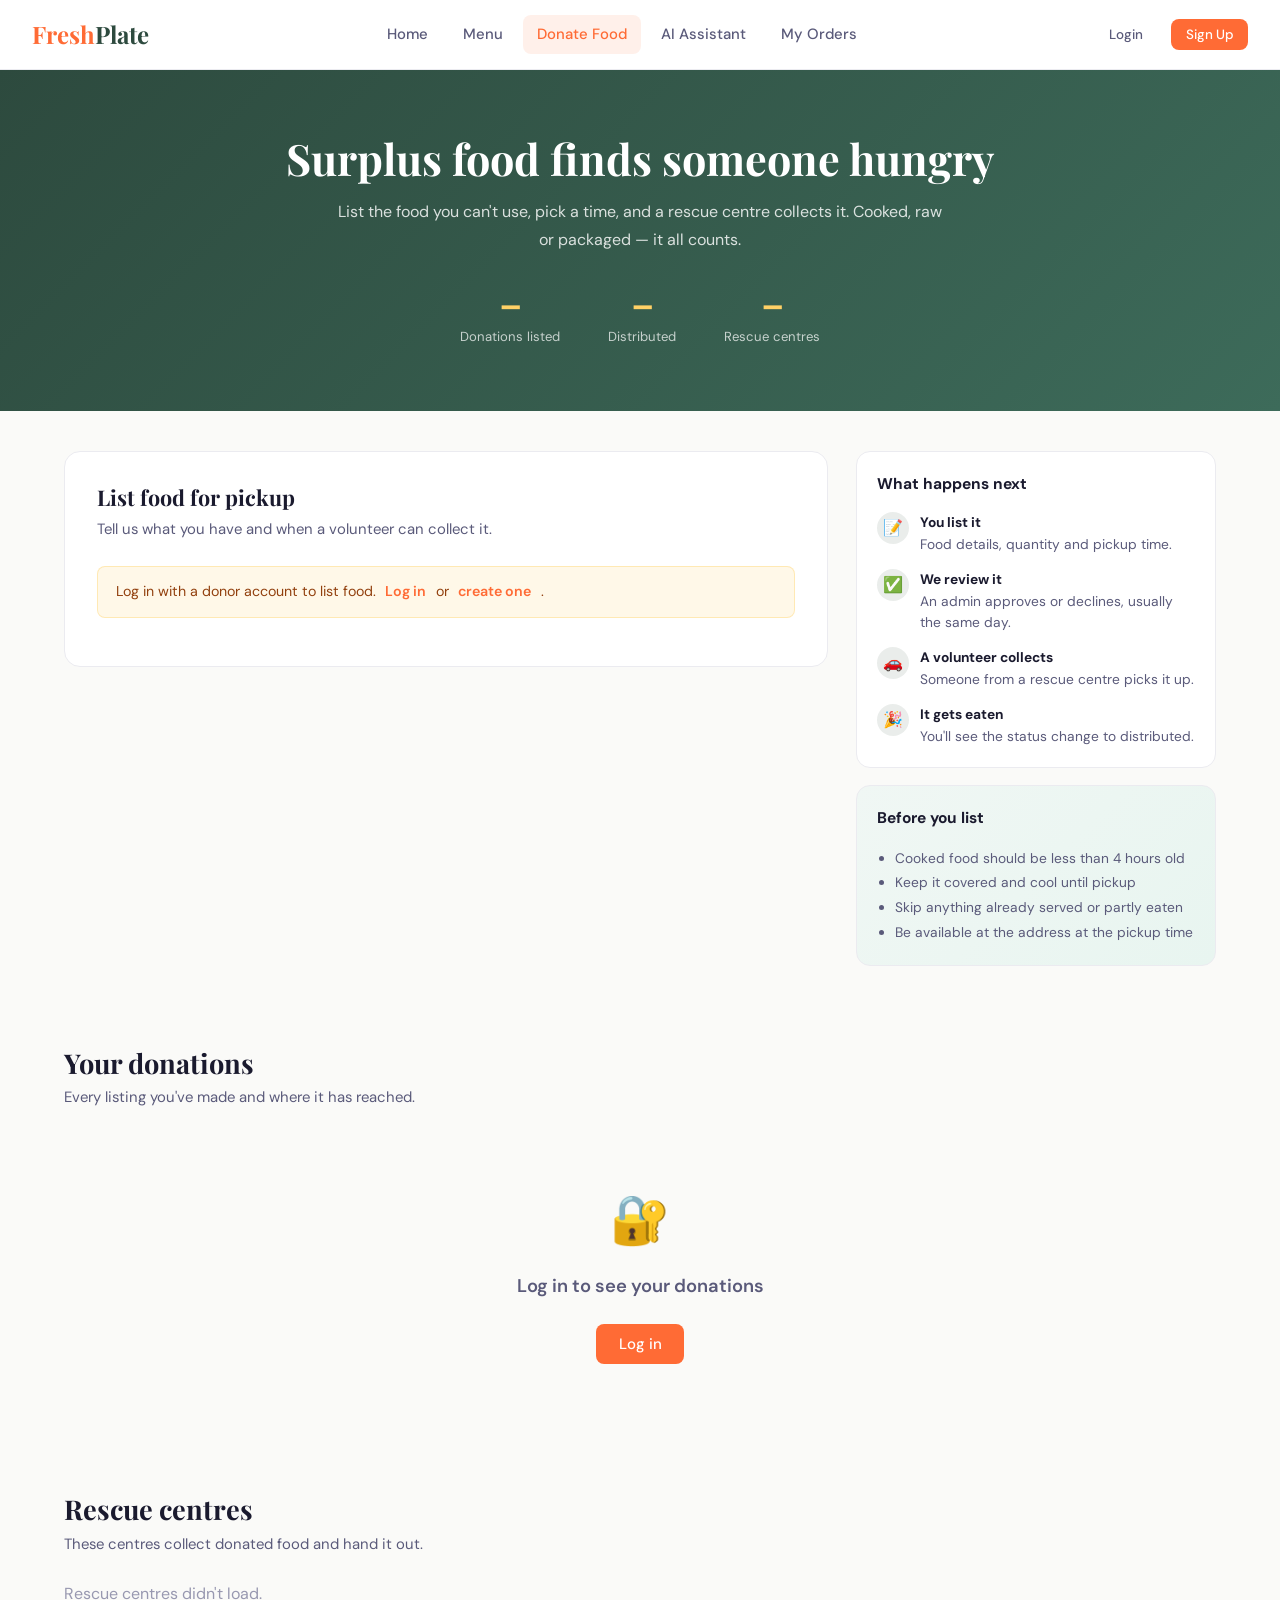
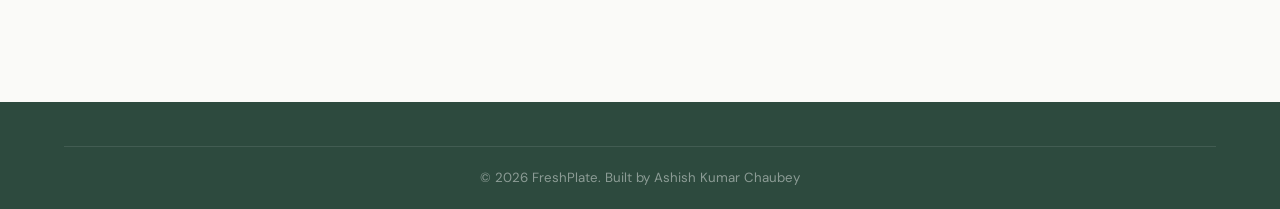
<file: frontend/donation.html>
<!DOCTYPE html>
<html lang="en">
<head>
  <meta charset="UTF-8">
  <meta name="viewport" content="width=device-width, initial-scale=1.0">
  <title>Donate Food — FreshPlate</title>
  <link rel="stylesheet" href="css/style.css">
  <style>
    .donations-page {
      --c-primary: var(--primary, #ff6b35);
      --c-secondary: var(--secondary, #2d4a3e);
      --c-bg: var(--bg, #f8f9fb);
      --c-border: var(--border, #e6e8ec);
      --c-muted: var(--text-muted, #8a8f98);
      --c-text2: var(--text-secondary, #5b6068);
      --c-danger: var(--danger, #e63946);

      margin-top: 70px;
      min-height: calc(100vh - 70px);
    }

    .donations-hero {
      background: linear-gradient(135deg, var(--c-secondary) 0%, var(--secondary-light, #3d6152) 100%);
      padding: clamp(2.25rem, 5vw, 4rem) 0;
      color: #fff;
      text-align: center;
    }

    .donations-hero-title {
      font-size: clamp(1.7rem, 1.2rem + 2.4vw, 2.7rem);
      font-weight: 700;
      color: #fff;
      margin-bottom: 0.9rem;
      line-height: 1.15;
    }

    .donations-hero-subtitle {
      color: rgba(255,255,255,0.82);
      font-size: 1rem;
      max-width: 56ch;
      margin: 0 auto 2rem;
      line-height: 1.75;
    }

    .hero-stats-row {
      display: flex;
      justify-content: center;
      gap: clamp(1.25rem, 5vw, 3rem);
      flex-wrap: wrap;
    }

    .hero-stat-num {
      font-size: clamp(1.5rem, 1.2rem + 1.2vw, 2.1rem);
      font-weight: 700;
      color: var(--accent, #ffd166);
      line-height: 1.2;
    }

    .hero-stat-lbl { font-size: 0.82rem; color: rgba(255,255,255,0.72); }

    /* ---------- LAYOUT ---------- */
    .donation-layout {
      display: grid;
      grid-template-columns: minmax(0, 1fr) 360px;
      gap: 1.75rem;
      padding: 2.5rem 0;
      align-items: start;
    }

    .form-card {
      background: #fff;
      border-radius: 16px;
      padding: clamp(1.25rem, 3vw, 2rem);
      border: 1px solid var(--c-border);
    }

    .form-section-title {
      font-size: 1rem;
      font-weight: 700;
      margin-bottom: 1.1rem;
      padding-bottom: 0.65rem;
      border-bottom: 2px solid var(--c-primary);
    }

    .field-row { display: grid; grid-template-columns: 1fr 1fr; gap: 1rem; }

    .field-hint { font-size: 0.78rem; color: var(--c-muted); display: block; margin-top: 0.25rem; }
    .field-error { font-size: 0.78rem; color: var(--c-danger); display: block; margin-top: 0.25rem; }

    .food-type-grid {
      display: grid;
      grid-template-columns: repeat(auto-fit, minmax(140px, 1fr));
      gap: 0.7rem;
      margin-bottom: 1.1rem;
    }

    .food-type-option {
      border: 2px solid var(--c-border);
      border-radius: 12px;
      padding: 0.9rem 0.6rem;
      text-align: center;
      cursor: pointer;
      background: #fff;
      font: inherit;
    }

    .food-type-option:hover { border-color: var(--c-secondary); }

    .food-type-option.selected {
      border-color: var(--c-secondary);
      background: rgba(45,74,62,0.06);
    }

    .food-type-icon { font-size: 1.5rem; margin-bottom: 0.3rem; }

    .food-type-label { font-size: 0.8rem; font-weight: 600; color: var(--c-text2); }
    .food-type-option.selected .food-type-label { color: var(--c-secondary); }

    /* ---------- SIDEBAR ---------- */
    .donation-sidebar { display: flex; flex-direction: column; gap: 1.1rem; }

    .info-card {
      background: #fff;
      border-radius: 14px;
      padding: 1.25rem;
      border: 1px solid var(--c-border);
    }

    .info-card-title { font-weight: 700; margin-bottom: 0.9rem; font-size: 0.97rem; }

    .info-steps { display: flex; flex-direction: column; gap: 0.9rem; }

    .info-step { display: flex; gap: 0.7rem; align-items: flex-start; }

    .info-step-icon {
      width: 32px;
      height: 32px;
      background: rgba(45,74,62,0.1);
      border-radius: 50%;
      display: flex;
      align-items: center;
      justify-content: center;
      flex-shrink: 0;
    }

    .info-step-text { font-size: 0.86rem; color: var(--c-text2); line-height: 1.5; }

    .info-step-text strong { display: block; color: var(--text-primary, #1a1d21); margin-bottom: 0.1rem; }

    .mini-donation {
      display: flex;
      justify-content: space-between;
      align-items: center;
      gap: 0.75rem;
      padding: 0.6rem 0;
      border-bottom: 1px solid var(--c-border);
    }

    .mini-donation:last-child { border-bottom: none; }

    /* ---------- MY DONATIONS ---------- */
    .my-donations-section { padding: 2.5rem 0; background: var(--c-bg); }

    .section-heading { font-size: clamp(1.3rem, 1.1rem + 0.9vw, 1.7rem); font-weight: 700; margin-bottom: 0.4rem; }
    .section-sub { color: var(--c-text2); margin-bottom: 1.5rem; font-size: 0.93rem; }

    .donation-item-card {
      background: #fff;
      border-radius: 14px;
      border: 1px solid var(--c-border);
      padding: 1.1rem 1.25rem;
      margin-bottom: 0.85rem;
      display: grid;
      grid-template-columns: auto minmax(0, 1fr) auto;
      align-items: center;
      gap: 1rem;
    }

    .donation-name { font-weight: 700; font-size: 0.98rem; margin-bottom: 0.3rem; overflow-wrap: anywhere; }

    .donation-meta {
      font-size: 0.82rem;
      color: var(--c-muted);
      display: flex;
      gap: 0.9rem;
      flex-wrap: wrap;
    }

    .admin-note {
      margin-top: 0.5rem;
      font-size: 0.82rem;
      color: var(--c-text2);
      background: var(--c-bg);
      padding: 0.5rem 0.7rem;
      border-radius: 8px;
      overflow-wrap: anywhere;
    }

    .rescue-centers-grid {
      display: grid;
      grid-template-columns: repeat(auto-fit, minmax(250px, 1fr));
      gap: 1.1rem;
    }

    .rescue-center-card {
      background: #fff;
      border-radius: 14px;
      padding: 1.15rem;
      border: 1px solid var(--c-border);
    }

    .rescue-center-card:hover { border-color: var(--c-secondary); }

    @media (max-width: 1024px) {
      .donation-layout { grid-template-columns: minmax(0, 1fr); }
    }

    @media (max-width: 600px) {
      .field-row { grid-template-columns: 1fr; }
      .donation-item-card {
        grid-template-columns: minmax(0, 1fr);
        row-gap: 0.75rem;
      }
      .donation-item-card > .donation-emoji { display: none; }
    }

    .donations-page :focus-visible {
      outline: 2px solid var(--c-primary);
      outline-offset: 2px;
      border-radius: 6px;
    }
  </style>
</head>
<body>

  <!-- NAVBAR -->
  <nav class="navbar">
    <a href="index.html" class="navbar-brand">Fresh<span>Plate</span></a>
    <ul class="navbar-nav">
      <li><a href="index.html">Home</a></li>
      <li><a href="menu.html">Menu</a></li>
      <li><a href="donation.html" class="active">Donate Food</a></li>
      <li><a href="chatbot.html">AI Assistant</a></li>
      <li><a href="orders.html">My Orders</a></li>
    </ul>
    <div class="navbar-actions"></div>
    <div class="hamburger"><span></span><span></span><span></span></div>
  </nav>

  <div class="donations-page">

    <!-- HERO -->
    <header class="donations-hero">
      <div class="container">
        <h1 class="donations-hero-title">Surplus food finds someone hungry</h1>
        <p class="donations-hero-subtitle">
          List the food you can't use, pick a time, and a rescue centre collects it. Cooked, raw or packaged — it all counts.
        </p>
        <div class="hero-stats-row">
          <div class="hero-stat">
            <div class="hero-stat-num" id="statDonations">–</div>
            <div class="hero-stat-lbl">Donations listed</div>
          </div>
          <div class="hero-stat">
            <div class="hero-stat-num" id="statDistributed">–</div>
            <div class="hero-stat-lbl">Distributed</div>
          </div>
          <div class="hero-stat">
            <div class="hero-stat-num" id="statCenters">–</div>
            <div class="hero-stat-lbl">Rescue centres</div>
          </div>
        </div>
      </div>
    </header>

    <!-- FORM + SIDEBAR -->
    <div class="container">
      <div class="donation-layout">

        <div class="form-card">
          <h2 style="font-size:1.35rem;font-weight:700;margin-bottom:0.4rem;">List food for pickup</h2>
          <p style="color:var(--c-text2);margin-bottom:1.5rem;font-size:0.93rem;">
            Tell us what you have and when a volunteer can collect it.
          </p>

          <div id="donationAlert"></div>
          <div id="accessPrompt" style="display:none;"></div>

          <form id="donationForm">
            <div class="form-section-title">About the food</div>

            <div class="form-group">
              <label class="form-label" for="food_name">What is it?</label>
              <input type="text" id="food_name" class="form-control" maxlength="200"
                placeholder="Veg biryani, roti and sabzi, bananas…" required>
            </div>

            <div class="form-group">
              <label class="form-label">Food type</label>
              <div class="food-type-grid">
                <button type="button" class="food-type-option selected" data-type="cooked">
                  <div class="food-type-icon">🍛</div>
                  <div class="food-type-label">Cooked</div>
                </button>
                <button type="button" class="food-type-option" data-type="raw">
                  <div class="food-type-icon">🥕</div>
                  <div class="food-type-label">Raw</div>
                </button>
                <button type="button" class="food-type-option" data-type="packaged">
                  <div class="food-type-icon">📦</div>
                  <div class="food-type-label">Packaged</div>
                </button>
                <button type="button" class="food-type-option" data-type="fruits_vegetables">
                  <div class="food-type-icon">🍎</div>
                  <div class="food-type-label">Fruits & veg</div>
                </button>
              </div>
              <input type="hidden" id="food_type" value="cooked">
            </div>

            <div class="field-row">
              <div class="form-group">
                <label class="form-label" for="quantity">How much?</label>
                <input type="text" id="quantity" class="form-control" maxlength="100"
                  placeholder="5 kg / 10 plates" required>
              </div>
              <div class="form-group">
                <label class="form-label" for="description">Anything else? (optional)</label>
                <input type="text" id="description" class="form-control" maxlength="300"
                  placeholder="Packed at 2pm, mildly spiced">
              </div>
            </div>

            <div class="form-section-title" style="margin-top:1.4rem;">Pickup</div>

            <div class="form-group">
              <label class="form-label" for="pickup_address">Pickup address</label>
              <textarea id="pickup_address" class="form-control" rows="2"
                placeholder="Building, street, area, city, pincode" required></textarea>
            </div>

            <div class="field-row">
              <div class="form-group">
                <label class="form-label" for="pickup_time">Ready for pickup at</label>
                <input type="datetime-local" id="pickup_time" class="form-control" required>
              </div>
              <div class="form-group">
                <label class="form-label" for="expiry_time">Safe to eat until</label>
                <input type="datetime-local" id="expiry_time" class="form-control" required>
                <span class="field-hint" id="timeHint">Must be after the pickup time.</span>
              </div>
            </div>

            <button type="submit" class="btn btn-secondary btn-lg btn-block" id="donateBtn">
              List this donation
            </button>
          </form>
        </div>

        <!-- SIDEBAR -->
        <aside class="donation-sidebar">
          <div class="info-card">
            <div class="info-card-title">What happens next</div>
            <div class="info-steps">
              <div class="info-step">
                <div class="info-step-icon">📝</div>
                <div class="info-step-text"><strong>You list it</strong>Food details, quantity and pickup time.</div>
              </div>
              <div class="info-step">
                <div class="info-step-icon">✅</div>
                <div class="info-step-text"><strong>We review it</strong>An admin approves or declines, usually the same day.</div>
              </div>
              <div class="info-step">
                <div class="info-step-icon">🚗</div>
                <div class="info-step-text"><strong>A volunteer collects</strong>Someone from a rescue centre picks it up.</div>
              </div>
              <div class="info-step">
                <div class="info-step-icon">🎉</div>
                <div class="info-step-text"><strong>It gets eaten</strong>You'll see the status change to distributed.</div>
              </div>
            </div>
          </div>

          <div class="info-card" style="background:linear-gradient(135deg,#f0f7f4,#e8f5f0);">
            <div class="info-card-title">Before you list</div>
            <ul style="margin:0;padding-left:1.1rem;color:var(--c-text2);font-size:0.86rem;line-height:1.8;">
              <li>Cooked food should be less than 4 hours old</li>
              <li>Keep it covered and cool until pickup</li>
              <li>Skip anything already served or partly eaten</li>
              <li>Be available at the address at the pickup time</li>
            </ul>
          </div>

          <div class="info-card" id="myDonationsCard" style="display:none;">
            <div class="info-card-title">Your recent listings</div>
            <div id="myDonationsList"></div>
            <a href="#myDonations" class="btn btn-ghost btn-sm btn-block" style="margin-top:0.7rem;">See all</a>
          </div>
        </aside>
      </div>
    </div>

    <!-- MY DONATIONS -->
    <section class="my-donations-section" id="myDonations">
      <div class="container">
        <h2 class="section-heading">Your donations</h2>
        <p class="section-sub">Every listing you've made and where it has reached.</p>
        <div id="donationsList">
          <div class="loading-container"><div class="spinner"></div></div>
        </div>
      </div>
    </section>

    <!-- RESCUE CENTERS -->
    <section style="padding:2.5rem 0;">
      <div class="container">
        <h2 class="section-heading">Rescue centres</h2>
        <p class="section-sub">These centres collect donated food and hand it out.</p>
        <div class="rescue-centers-grid" id="rescueCentersList">
          <div class="loading-container"><div class="spinner"></div></div>
        </div>
      </div>
    </section>
  </div>

  <!-- FOOTER -->
  <footer class="footer">
    <div class="container">
      <div class="footer-bottom">
        <p>© <span id="year"></span> FreshPlate. Built by Ashish Kumar Chaubey</p>
      </div>
    </div>
  </footer>

  <script src="javascript/main.js"></script>
  <script>
    const FOOD_TYPE_LABELS = {
      cooked: 'Cooked food',
      raw: 'Raw food',
      packaged: 'Packaged food',
      fruits_vegetables: 'Fruits & vegetables',
    };

    document.getElementById('year').textContent = new Date().getFullYear();

    /* ---------- date helpers ---------- */
    // datetime-local needs local time, not UTC - toISOString() would shift by 5:30
    function toLocalInput(date) {
      const copy = new Date(date.getTime() - date.getTimezoneOffset() * 60000);
      return copy.toISOString().slice(0, 16);
    }

    const pickupField = document.getElementById('pickup_time');
    const expiryField = document.getElementById('expiry_time');

    const now = new Date();
    pickupField.min = toLocalInput(now);
    pickupField.value = toLocalInput(new Date(now.getTime() + 60 * 60000));      // an hour from now
    expiryField.min = toLocalInput(now);
    expiryField.value = toLocalInput(new Date(now.getTime() + 5 * 60 * 60000));  // 4 hours after pickup

    // Expiry must stay after pickup - the backend rejects anything else
    pickupField.addEventListener('change', () => {
      const pickup = new Date(pickupField.value);
      if (isNaN(pickup)) return;
      expiryField.min = toLocalInput(pickup);
      if (!expiryField.value || new Date(expiryField.value) <= pickup) {
        expiryField.value = toLocalInput(new Date(pickup.getTime() + 4 * 60 * 60000));
      }
      validateTimes();
    });
    expiryField.addEventListener('change', validateTimes);

    function validateTimes() {
      const pickup = new Date(pickupField.value);
      const expiry = new Date(expiryField.value);
      const hint = document.getElementById('timeHint');

      if (isNaN(pickup) || isNaN(expiry)) return true;
      if (expiry <= pickup) {
        hint.textContent = 'Expiry must be later than the pickup time.';
        hint.className = 'field-error';
        return false;
      }
      const hours = Math.round((expiry - pickup) / 3600000);
      hint.textContent = `Volunteers get about ${hours} ${hours === 1 ? 'hour' : 'hours'} to collect it.`;
      hint.className = 'field-hint';
      return true;
    }

    /* ---------- food type ---------- */
    document.querySelectorAll('.food-type-option').forEach(btn => {
      btn.addEventListener('click', () => {
        document.querySelectorAll('.food-type-option').forEach(o => o.classList.remove('selected'));
        btn.classList.add('selected');
        document.getElementById('food_type').value = btn.dataset.type;
      });
    });

    /* ---------- access ---------- */
    // Only donors and admins may post - the API enforces this with IsDonorOrAdmin
    function applyAccessRules() {
      const prompt = document.getElementById('accessPrompt');
      const form = document.getElementById('donationForm');

      if (!Auth.isLoggedIn()) {
        prompt.innerHTML = `<div class="alert alert-warning">
          Log in with a donor account to list food.
          <a href="login.html" style="color:var(--primary);font-weight:600;">Log in</a> or
          <a href="register.html" style="color:var(--primary);font-weight:600;">create one</a>.</div>`;
      } else if (!Auth.isDonor() && !Auth.isAdmin()) {
        prompt.innerHTML = `<div class="alert alert-warning">
          Your account is a customer account, so it can't list food. Donor accounts are chosen at sign-up
          — <a href="register.html" style="color:var(--primary);font-weight:600;">register as a donor</a> to donate.</div>`;
      } else {
        return true;
      }

      prompt.style.display = 'block';
      form.style.display = 'none';
      return false;
    }

    const canDonate = applyAccessRules();

    /* ---------- submit ---------- */
    function showAlert(message, type = 'danger') {
      document.getElementById('donationAlert').innerHTML =
        `<div class="alert alert-${type}">${esc(message)}</div>`;
    }

    document.getElementById('donationForm').addEventListener('submit', async (e) => {
      e.preventDefault();

      if (!validateTimes()) {
        showAlert('Set an expiry time that is after the pickup time.');
        expiryField.focus();
        return;
      }

      const btn = document.getElementById('donateBtn');
      btn.textContent = 'Listing…';
      btn.disabled = true;

      const payload = {
        food_name: document.getElementById('food_name').value.trim(),
        food_type: document.getElementById('food_type').value,
        quantity: document.getElementById('quantity').value.trim(),
        description: document.getElementById('description').value.trim(),
        pickup_address: document.getElementById('pickup_address').value.trim(),
        pickup_time: pickupField.value,
        expiry_time: expiryField.value,
      };

      try {
        await Api.post('/donations/create/', payload);
        showAlert('Listed. An admin will review it shortly.', 'success');
        document.getElementById('donationForm').reset();

        // reset() clears the hidden field too, so put the defaults back
        document.querySelectorAll('.food-type-option').forEach((o, i) =>
          o.classList.toggle('selected', i === 0));
        document.getElementById('food_type').value = 'cooked';
        pickupField.value = toLocalInput(new Date(Date.now() + 60 * 60000));
        expiryField.value = toLocalInput(new Date(Date.now() + 5 * 60 * 60000));

        showToast('Donation listed');
        loadMyDonations();
      } catch (err) {
        showAlert(apiErrorMessage(err, "The listing didn't go through. Check the fields and try again."));
      } finally {
        btn.textContent = 'List this donation';
        btn.disabled = false;
      }
    });

    /* ---------- my donations ---------- */
    async function loadMyDonations() {
      const list = document.getElementById('donationsList');

      if (!Auth.isLoggedIn()) {
        list.innerHTML = `
          <div class="empty-state">
            <div class="empty-state-icon">🔐</div>
            <div class="empty-state-title">Log in to see your donations</div>
            <a href="login.html" class="btn btn-primary" style="margin-top:1rem;">Log in</a>
          </div>`;
        return;
      }

      try {
        const donations = await Api.get('/donations/my-donations/');

        if (donations.length === 0) {
          list.innerHTML = `
            <div class="empty-state">
              <div class="empty-state-icon">🤝</div>
              <div class="empty-state-title">Nothing listed yet</div>
              <p>${canDonate ? 'Use the form above to list your first donation.' : 'Donor accounts can list surplus food here.'}</p>
            </div>`;
          return;
        }

        document.getElementById('myDonationsCard').style.display = 'block';
        document.getElementById('myDonationsList').innerHTML = donations.slice(0, 3).map(d => `
          <div class="mini-donation">
            <div style="min-width:0;">
              <div style="font-weight:600;font-size:0.87rem;overflow:hidden;text-overflow:ellipsis;white-space:nowrap;">${esc(d.food_name)}</div>
              <div style="font-size:0.77rem;color:var(--c-muted);">${esc(d.quantity)}</div>
            </div>
            ${getDonationBadge(d.status)}
          </div>`).join('');

        // Everything below is donor-written text, so escape it before rendering
        list.innerHTML = donations.map(d => {
          const address = d.pickup_address || '';
          const shortAddress = address.length > 45 ? address.slice(0, 45) + '…' : address;
          return `
          <article class="donation-item-card">
            <div class="donation-emoji" style="font-size:1.8rem;">🤝</div>
            <div>
              <h3 class="donation-name">${esc(d.food_name)}</h3>
              <div class="donation-meta">
                <span>📦 ${esc(d.quantity)}</span>
                <span>🍱 ${esc(FOOD_TYPE_LABELS[d.food_type] || d.food_type)}</span>
                <span>📍 ${esc(shortAddress)}</span>
                <span>🕒 Pickup ${formatDate(d.pickup_time)}</span>
              </div>
              ${d.admin_note ? `<div class="admin-note">Note from admin: ${esc(d.admin_note)}</div>` : ''}
            </div>
            <div>${getDonationBadge(d.status)}</div>
          </article>`;
        }).join('');

        // Real numbers instead of made-up ones
        document.getElementById('statDonations').textContent = donations.length;
        document.getElementById('statDistributed').textContent =
          donations.filter(d => d.status === 'distributed').length;
      } catch (e) {
        if (e.status === 401) return;
        list.innerHTML = `
          <div class="empty-state">
            <div class="empty-state-icon">😕</div>
            <div class="empty-state-title">Donations didn't load</div>
            <p style="margin-bottom:1rem;">${esc(apiErrorMessage(e, 'Try again in a moment.'))}</p>
            <button class="btn btn-primary" onclick="loadMyDonations()">Retry</button>
          </div>`;
      }
    }

    /* ---------- rescue centers ---------- */
    async function loadRescueCenters() {
      const container = document.getElementById('rescueCentersList');
      try {
        const centers = await Api.get('/donations/rescue-centers/', false);
        document.getElementById('statCenters').textContent = centers.length;

        if (centers.length === 0) {
          container.innerHTML = `<div class="empty-state"><p>No rescue centres listed yet.</p></div>`;
          return;
        }

        container.innerHTML = centers.map(c => `
          <article class="rescue-center-card">
            <div style="font-size:1.7rem;margin-bottom:0.6rem;">🏥</div>
            <h3 style="font-weight:700;margin-bottom:0.35rem;font-size:0.98rem;">${esc(c.name)}</h3>
            <p style="font-size:0.85rem;color:var(--c-text2);margin-bottom:0.7rem;line-height:1.5;">${esc(c.address)}</p>
            <div style="font-size:0.83rem;color:var(--c-muted);display:flex;flex-direction:column;gap:0.2rem;">
              <span>👤 ${esc(c.contact_person)}</span>
              <span>📞 <a href="tel:${esc(c.phone)}" style="color:inherit;">${esc(c.phone)}</a></span>
              ${c.email ? `<span>📧 <a href="mailto:${esc(c.email)}" style="color:inherit;">${esc(c.email)}</a></span>` : ''}
            </div>
          </article>`).join('');
      } catch (e) {
        container.innerHTML = `<p style="color:var(--c-muted);">Rescue centres didn't load.</p>`;
      }
    }

    validateTimes();
    loadMyDonations();
    loadRescueCenters();
  </script>
</body>
</html>
</file>
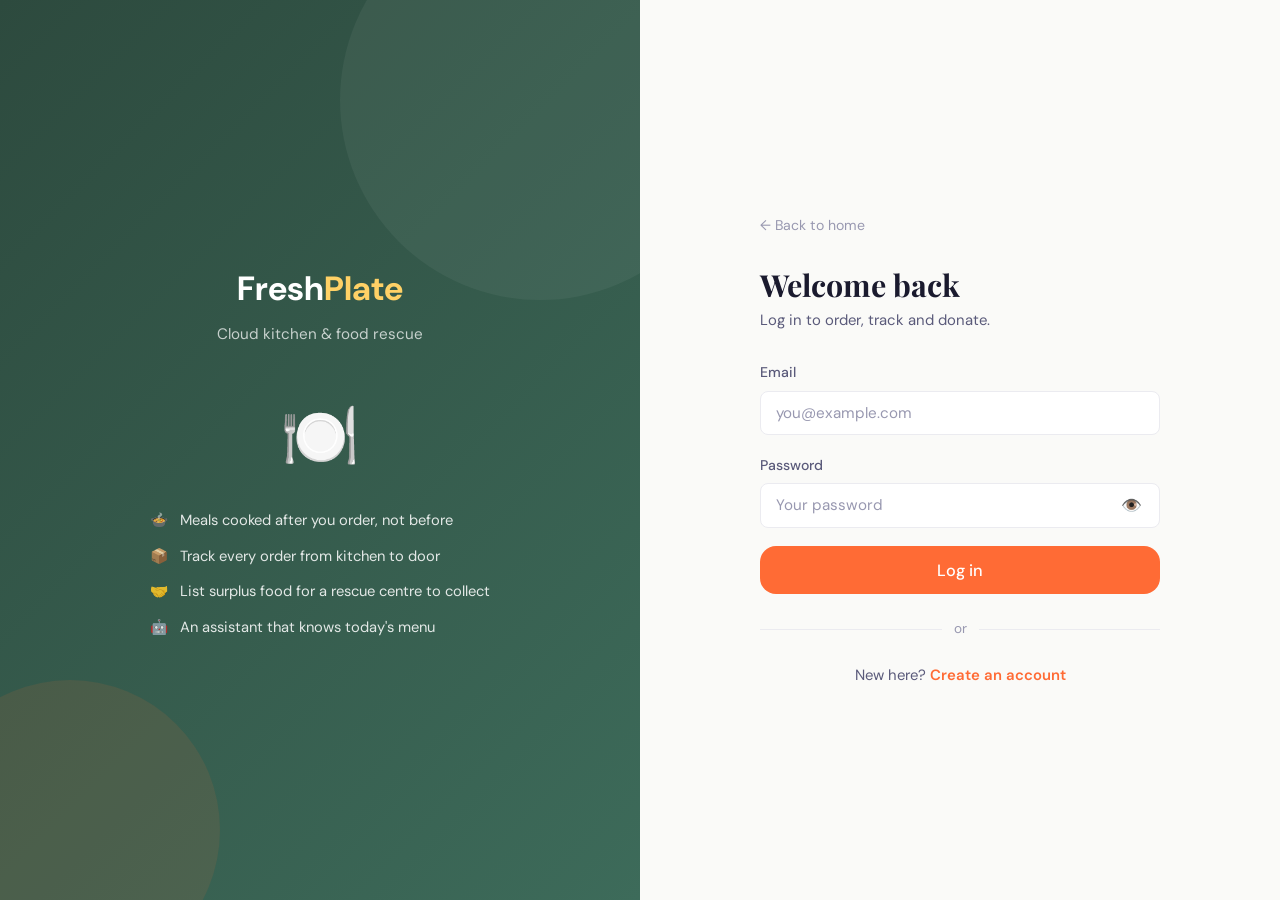
<file: frontend/login.html>
<!DOCTYPE html>
<html lang="en">
<head>
  <meta charset="UTF-8">
  <meta name="viewport" content="width=device-width, initial-scale=1.0">
  <title>Log in — FreshPlate</title>
  <link rel="stylesheet" href="css/style.css">
  <style>
    .auth-page {
      --c-primary: var(--primary, #ff6b35);
      --c-secondary: var(--secondary, #2d4a3e);
      --c-bg: var(--bg, #f8f9fb);
      --c-border: var(--border, #e6e8ec);
      --c-muted: var(--text-muted, #8a8f98);
      --c-text2: var(--text-secondary, #5b6068);

      min-height: 100svh;
      display: grid;
      grid-template-columns: 1fr 1fr;
    }

    .auth-left {
      background: linear-gradient(135deg, var(--c-secondary) 0%, var(--secondary-light, #3d6152) 100%);
      display: flex;
      flex-direction: column;
      align-items: center;
      justify-content: center;
      padding: 3rem;
      color: #fff;
      position: relative;
      overflow: hidden;
    }

    .auth-left::before {
      content: '';
      position: absolute;
      width: 400px;
      height: 400px;
      background: rgba(255,255,255,0.05);
      border-radius: 50%;
      top: -100px;
      right: -100px;
    }

    .auth-left::after {
      content: '';
      position: absolute;
      width: 300px;
      height: 300px;
      background: rgba(255,107,53,0.1);
      border-radius: 50%;
      bottom: -80px;
      left: -80px;
    }

    .auth-left-content { position: relative; z-index: 1; text-align: center; max-width: 380px; }

    .auth-left-logo {
      font-size: 2.1rem;
      font-weight: 700;
      color: #fff;
      margin-bottom: 0.4rem;
    }

    .auth-left-logo span { color: var(--accent, #ffd166); }

    .auth-left-tagline { color: rgba(255,255,255,0.72); font-size: 0.95rem; margin-bottom: 2.5rem; }

    .auth-left-emoji {
      font-size: 4rem;
      margin-bottom: 1.25rem;
      display: block;
      animation: float 3.5s ease-in-out infinite;
    }

    .auth-left-features {
      list-style: none;
      text-align: left;
      display: flex;
      flex-direction: column;
      gap: 0.85rem;
      padding: 0;
      margin: 0;
    }

    .auth-left-features li {
      display: flex;
      align-items: flex-start;
      gap: 0.7rem;
      color: rgba(255,255,255,0.86);
      font-size: 0.92rem;
      line-height: 1.5;
    }

    .auth-right {
      display: flex;
      align-items: center;
      justify-content: center;
      padding: 2.5rem;
      background: var(--c-bg);
    }

    .auth-form-card { width: 100%; max-width: 400px; }

    .auth-form-title {
      font-size: clamp(1.5rem, 1.2rem + 1.2vw, 1.9rem);
      font-weight: 700;
      margin-bottom: 0.35rem;
    }

    .auth-form-subtitle { color: var(--c-text2); margin-bottom: 1.75rem; font-size: 0.93rem; }

    .password-wrapper { position: relative; }

    .password-wrapper .form-control { padding-right: 3rem; }

    .password-toggle {
      position: absolute;
      right: 0.85rem;
      top: 50%;
      transform: translateY(-50%);
      background: none;
      border: none;
      cursor: pointer;
      font-size: 1.05rem;
      color: var(--c-muted);
      padding: 0.25rem;
      line-height: 1;
    }

    .auth-divider {
      display: flex;
      align-items: center;
      gap: 0.75rem;
      color: var(--c-muted);
      font-size: 0.85rem;
      margin: 1.5rem 0;
    }

    .auth-divider::before,
    .auth-divider::after {
      content: '';
      flex: 1;
      height: 1px;
      background: var(--c-border);
    }

    @keyframes float {
      0%, 100% { transform: translateY(0); }
      50% { transform: translateY(-10px); }
    }

    @media (max-width: 860px) {
      .auth-page { grid-template-columns: 1fr; }
      .auth-left { display: none; }
      .auth-right { padding: 2rem 1.25rem; align-items: flex-start; padding-top: 3.5rem; }
    }

    .auth-page :focus-visible {
      outline: 2px solid var(--c-primary);
      outline-offset: 2px;
      border-radius: 6px;
    }

    @media (prefers-reduced-motion: reduce) {
      .auth-left-emoji { animation: none; }
    }
  </style>
</head>
<body>

  <div class="auth-page">
    <!-- LEFT -->
    <div class="auth-left">
      <div class="auth-left-content">
        <div class="auth-left-logo">Fresh<span>Plate</span></div>
        <p class="auth-left-tagline">Cloud kitchen &amp; food rescue</p>
        <span class="auth-left-emoji" aria-hidden="true">🍽️</span>
        <ul class="auth-left-features">
          <li><span aria-hidden="true">🍲</span> Meals cooked after you order, not before</li>
          <li><span aria-hidden="true">📦</span> Track every order from kitchen to door</li>
          <li><span aria-hidden="true">🤝</span> List surplus food for a rescue centre to collect</li>
          <li><span aria-hidden="true">🤖</span> An assistant that knows today's menu</li>
        </ul>
      </div>
    </div>

    <!-- RIGHT -->
    <div class="auth-right">
      <div class="auth-form-card">
        <div style="margin-bottom:1.75rem;">
          <a href="index.html" style="color:var(--c-muted);font-size:0.88rem;">← Back to home</a>
        </div>

        <h1 class="auth-form-title">Welcome back</h1>
        <p class="auth-form-subtitle">Log in to order, track and donate.</p>

        <div id="alertBox"></div>

        <form id="loginForm" novalidate>
          <div class="form-group">
            <label class="form-label" for="email">Email</label>
            <input type="email" id="email" class="form-control" autocomplete="email"
              placeholder="you@example.com" required>
          </div>

          <div class="form-group">
            <label class="form-label" for="password">Password</label>
            <div class="password-wrapper">
              <input type="password" id="password" class="form-control" autocomplete="current-password"
                placeholder="Your password" required>
              <button type="button" class="password-toggle" id="pwToggle"
                onclick="togglePassword()" aria-label="Show password">👁️</button>
            </div>
          </div>

          <button type="submit" class="btn btn-primary btn-lg btn-block" id="loginBtn">
            Log in
          </button>
        </form>

        <div class="auth-divider">or</div>

        <p style="text-align:center;color:var(--c-text2);font-size:0.93rem;">
          New here?
          <a href="register.html" style="color:var(--primary);font-weight:600;">Create an account</a>
        </p>
      </div>
    </div>
  </div>

  <script src="javascript/main.js"></script>
  <script>
    // Pages can send people here with ?next=cart.html so they land back where they were.
    // Only same-page file names are accepted - an open redirect would let an attacker
    // send users to an external phishing page after login.
    const ALLOWED_NEXT = [
      'index.html', 'menu.html', 'cart.html', 'orders.html',
      'donation.html', 'chatbot.html', 'dashboard.html',
    ];

    function getNextPage() {
      const next = new URLSearchParams(window.location.search).get('next');
      return ALLOWED_NEXT.includes(next) ? next : null;
    }

    if (Auth.isLoggedIn()) {
      window.location.href = getNextPage() || (Auth.isAdmin() ? 'dashboard.html' : 'index.html');
    }

    function togglePassword() {
      const input = document.getElementById('password');
      const btn = document.getElementById('pwToggle');
      const showing = input.type === 'text';
      input.type = showing ? 'password' : 'text';
      btn.textContent = showing ? '👁️' : '🙈';
      btn.setAttribute('aria-label', showing ? 'Show password' : 'Hide password');
    }

    function showAlert(message, type = 'danger') {
      document.getElementById('alertBox').innerHTML =
        `<div class="alert alert-${type}">${esc(message)}</div>`;
    }

    document.getElementById('loginForm').addEventListener('submit', async (e) => {
      e.preventDefault();

      const email = document.getElementById('email').value.trim();
      const password = document.getElementById('password').value;

      if (!email || !password) {
        showAlert('Enter your email and password.');
        return;
      }

      const btn = document.getElementById('loginBtn');
      btn.textContent = 'Logging in…';
      btn.disabled = true;

      try {
        const data = await Api.post('/users/login/', { email, password }, false);
        Auth.setAuth(data);
        showAlert('Logged in. Taking you there…', 'success');
        updateCartCount();

        const target = getNextPage() || (data.user.role === 'admin' ? 'dashboard.html' : 'index.html');
        setTimeout(() => (window.location.href = target), 700);
      } catch (err) {
        // The API rate-limits login attempts to slow down brute force
        const message = err.status === 429
          ? 'Too many attempts. Wait a minute before trying again.'
          : apiErrorMessage(err, 'Login failed. Check your email and password.');

        showAlert(message);
        document.getElementById('password').value = '';
        document.getElementById('password').focus();
        btn.textContent = 'Log in';
        btn.disabled = false;
      }
    });
  </script>
</body>
</html>
</file>
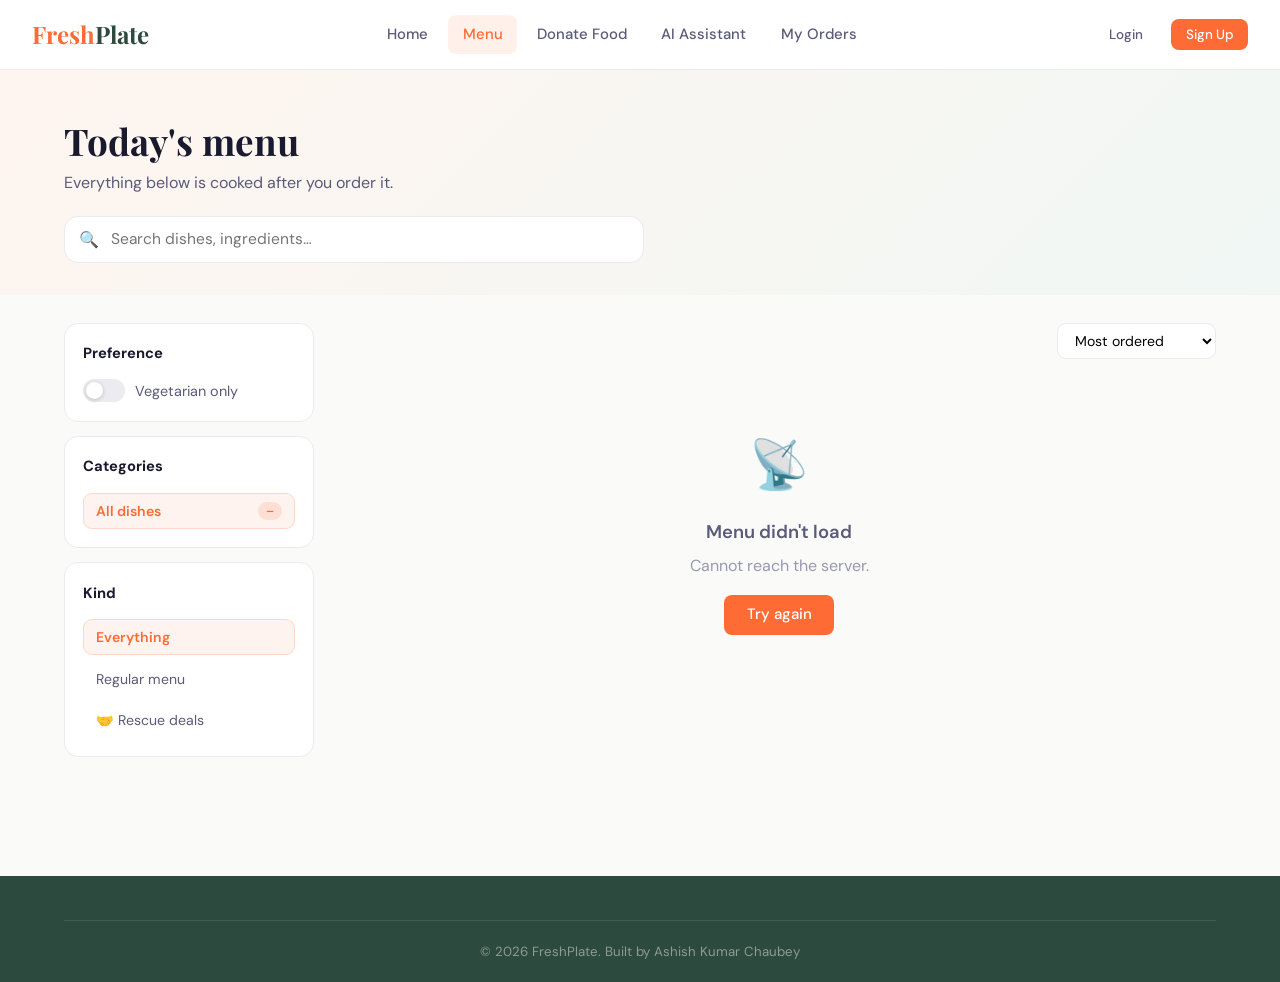
<file: frontend/menu.html>
<!DOCTYPE html>
<html lang="en">
<head>
  <meta charset="UTF-8">
  <meta name="viewport" content="width=device-width, initial-scale=1.0">
  <title>Menu — FreshPlate</title>
  <link rel="stylesheet" href="css/style.css">
  <style>
    .menu-page {
      --c-primary: var(--primary, #ff6b35);
      --c-bg: var(--bg, #f8f9fb);
      --c-border: var(--border, #e6e8ec);
      --c-muted: var(--text-muted, #8a8f98);
      --c-text2: var(--text-secondary, #5b6068);
      --c-success: var(--success, #06d6a0);
    }

    .menu-hero {
      background: linear-gradient(135deg, #fff5f0, #f0f7f4);
      padding: clamp(1.75rem, 4vw, 3rem) 0 2rem;
      margin-top: 70px;
    }

    .menu-hero-title {
      font-size: clamp(1.6rem, 1.2rem + 1.8vw, 2.3rem);
      font-weight: 700;
      margin-bottom: 0.4rem;
    }

    .search-bar {
      display: flex;
      align-items: center;
      gap: 0.75rem;
      background: #fff;
      border-radius: 14px;
      padding: 0.6rem 0.9rem;
      border: 1px solid var(--c-border);
      max-width: 580px;
      margin-top: 1.25rem;
    }

    .search-bar:focus-within { border-color: var(--c-primary); }

    .search-bar input {
      flex: 1;
      border: none;
      outline: none;
      font-family: inherit;
      font-size: 0.97rem;
      min-width: 0;
      background: transparent;
    }

    .search-clear {
      background: none;
      border: none;
      cursor: pointer;
      color: var(--c-muted);
      font-size: 1.1rem;
      padding: 0 0.25rem;
      display: none;
    }

    .menu-layout {
      display: grid;
      grid-template-columns: 250px minmax(0, 1fr);
      gap: 1.75rem;
      margin-top: 1.75rem;
    }

    .filters-sidebar { position: sticky; top: 90px; height: fit-content; }

    .filter-card {
      background: #fff;
      border-radius: 14px;
      padding: 1.15rem;
      border: 1px solid var(--c-border);
      margin-bottom: 0.9rem;
    }

    .filter-title { font-weight: 700; margin-bottom: 0.85rem; font-size: 0.92rem; }

    .filter-options { display: flex; flex-direction: column; gap: 0.35rem; }

    .filter-option {
      display: flex;
      align-items: center;
      justify-content: space-between;
      gap: 0.6rem;
      cursor: pointer;
      padding: 0.5rem 0.7rem;
      border-radius: 9px;
      font-size: 0.88rem;
      color: var(--c-text2);
      border: 1.5px solid transparent;
      background: none;
      width: 100%;
      text-align: left;
      font-family: inherit;
    }

    .filter-option:hover { background: var(--c-bg); }

    .filter-option.active {
      background: rgba(255,107,53,0.08);
      color: var(--c-primary);
      border-color: rgba(255,107,53,0.2);
      font-weight: 600;
    }

    .category-count {
      background: var(--c-bg);
      padding: 1px 8px;
      border-radius: 10px;
      font-size: 0.74rem;
      color: var(--c-muted);
      flex-shrink: 0;
    }

    .filter-option.active .category-count {
      background: rgba(255,107,53,0.15);
      color: var(--c-primary);
    }

    .veg-toggle {
      display: flex;
      align-items: center;
      gap: 0.6rem;
      font-size: 0.9rem;
      color: var(--c-text2);
      cursor: pointer;
      background: none;
      border: none;
      padding: 0;
      font-family: inherit;
    }

    .toggle-switch {
      width: 42px;
      height: 23px;
      background: var(--c-border);
      border-radius: 12px;
      position: relative;
      transition: background 0.2s;
      flex-shrink: 0;
    }

    .toggle-switch.on { background: var(--c-success); }

    .toggle-switch::after {
      content: '';
      position: absolute;
      width: 17px;
      height: 17px;
      background: #fff;
      border-radius: 50%;
      top: 3px;
      left: 3px;
      transition: left 0.2s;
      box-shadow: 0 1px 4px rgba(0,0,0,0.2);
    }

    .toggle-switch.on::after { left: 22px; }

    .menu-toolbar {
      display: flex;
      align-items: center;
      justify-content: space-between;
      gap: 1rem;
      margin-bottom: 1.25rem;
      flex-wrap: wrap;
    }

    .results-count { font-size: 0.89rem; color: var(--c-text2); }

    .sort-select {
      padding: 0.45rem 0.85rem;
      border: 1.5px solid var(--c-border);
      border-radius: 9px;
      font-family: inherit;
      font-size: 0.88rem;
      background: #fff;
      cursor: pointer;
    }

    .sort-select:focus { outline: none; border-color: var(--c-primary); }

    .menu-grid {
      display: grid;
      grid-template-columns: repeat(auto-fill, minmax(230px, 1fr));
      gap: 1.25rem;
    }

    .card-skeleton {
      height: 300px;
      border-radius: 14px;
      background: linear-gradient(90deg, #eef0f4 25%, #f6f7f9 50%, #eef0f4 75%);
      background-size: 200% 100%;
      animation: shimmer 1.2s infinite;
    }

    @keyframes shimmer {
      0% { background-position: 200% 0; }
      100% { background-position: -200% 0; }
    }

    .filters-toggle { display: none; }

    @media (max-width: 860px) {
      .menu-layout { grid-template-columns: minmax(0, 1fr); gap: 1rem; }
      .filters-sidebar { position: static; }

      .filters-toggle {
        display: flex;
        align-items: center;
        justify-content: space-between;
        width: 100%;
        padding: 0.7rem 1rem;
        border: 1px solid var(--c-border);
        border-radius: 12px;
        background: #fff;
        font-family: inherit;
        font-size: 0.92rem;
        font-weight: 600;
        cursor: pointer;
      }

      .filters-body { display: none; margin-top: 0.75rem; }
      .filters-body.open { display: block; }
      .filter-options { flex-direction: row; flex-wrap: wrap; }
      .filter-option { width: auto; }
    }

    @media (max-width: 480px) {
      .menu-grid { grid-template-columns: repeat(auto-fill, minmax(160px, 1fr)); gap: 0.85rem; }
    }

    .menu-page :focus-visible {
      outline: 2px solid var(--c-primary);
      outline-offset: 2px;
      border-radius: 8px;
    }

    @media (prefers-reduced-motion: reduce) {
      .card-skeleton { animation: none; }
      .toggle-switch, .toggle-switch::after { transition: none; }
    }
  </style>
</head>
<body>

  <!-- NAVBAR -->
  <nav class="navbar">
    <a href="index.html" class="navbar-brand">Fresh<span>Plate</span></a>
    <ul class="navbar-nav">
      <li><a href="index.html">Home</a></li>
      <li><a href="menu.html" class="active">Menu</a></li>
      <li><a href="donation.html">Donate Food</a></li>
      <li><a href="chatbot.html">AI Assistant</a></li>
      <li><a href="orders.html">My Orders</a></li>
    </ul>
    <div class="navbar-actions"></div>
    <div class="hamburger"><span></span><span></span><span></span></div>
  </nav>

  <div class="menu-page">
    <header class="menu-hero">
      <div class="container">
        <h1 class="menu-hero-title">Today's menu</h1>
        <p style="color:var(--c-text2);">Everything below is cooked after you order it.</p>
        <div class="search-bar">
          <span aria-hidden="true">🔍</span>
          <label for="searchInput" style="position:absolute;left:-9999px;">Search dishes</label>
          <input type="search" id="searchInput" placeholder="Search dishes, ingredients…" autocomplete="off">
          <button class="search-clear" id="searchClear" aria-label="Clear search">×</button>
        </div>
      </div>
    </header>

    <div class="container" style="padding-bottom:3rem;">
      <div class="menu-layout">

        <!-- FILTERS -->
        <div class="filters-sidebar">
          <button class="filters-toggle" id="filtersToggle" aria-expanded="false">
            <span>Filters</span>
            <span id="filtersToggleIcon">▾</span>
          </button>

          <div class="filters-body" id="filtersBody">
            <div class="filter-card">
              <div class="filter-title">Preference</div>
              <button class="veg-toggle" id="vegToggleBtn" aria-pressed="false">
                <span class="toggle-switch" id="vegToggle"></span>
                Vegetarian only
              </button>
            </div>

            <div class="filter-card">
              <div class="filter-title">Categories</div>
              <div class="filter-options" id="categoryFilters">
                <button class="filter-option active" data-category="all">
                  <span>All dishes</span>
                  <span class="category-count" id="allCount">–</span>
                </button>
              </div>
            </div>

            <div class="filter-card">
              <div class="filter-title">Kind</div>
              <div class="filter-options" id="statusFilters">
                <button class="filter-option active" data-status="all">Everything</button>
                <button class="filter-option" data-status="available">Regular menu</button>
                <button class="filter-option" data-status="rescue">🤝 Rescue deals</button>
              </div>
            </div>

            <button class="btn btn-ghost btn-sm btn-block" id="clearFiltersBtn" style="display:none;">
              Clear all filters
            </button>
          </div>
        </div>

        <!-- GRID -->
        <div>
          <div class="menu-toolbar">
            <div class="results-count" id="resultsCount">Loading the menu…</div>
            <select class="sort-select" id="sortSelect" aria-label="Sort dishes">
              <option value="default">Most ordered</option>
              <option value="price_low">Price: low to high</option>
              <option value="price_high">Price: high to low</option>
              <option value="rating">Top rated</option>
              <option value="prep">Fastest to make</option>
            </select>
          </div>

          <div class="menu-grid" id="menuGrid">
            <div class="card-skeleton"></div>
            <div class="card-skeleton"></div>
            <div class="card-skeleton"></div>
            <div class="card-skeleton"></div>
            <div class="card-skeleton"></div>
            <div class="card-skeleton"></div>
          </div>
        </div>
      </div>
    </div>
  </div>

  <!-- FOOTER -->
  <footer class="footer">
    <div class="container">
      <div class="footer-bottom">
        <p>© <span id="year"></span> FreshPlate. Built by Ashish Kumar Chaubey</p>
      </div>
    </div>
  </footer>

  <script src="javascript/main.js"></script>
  <script>
    document.getElementById('year').textContent = new Date().getFullYear();

    let allFoods = [];
    let categories = [];
    let filteredFoods = [];

    const state = {
      category: 'all',
      status: 'all',
      vegOnly: false,
      search: '',
      sort: 'default',
    };

    /* ---------- read filters from the URL so links and refresh keep working ---------- */
    function readUrlFilters() {
      const params = new URLSearchParams(window.location.search);
      // index.html links use ?status=rescue; older links used ?type=rescue
      const status = params.get('status') || params.get('type');
      if (['available', 'rescue'].includes(status)) state.status = status;

      const category = params.get('category');
      if (category && /^\d+$/.test(category)) state.category = Number(category);

      if (params.get('veg') === 'true') state.vegOnly = true;

      const search = params.get('q');
      if (search) {
        state.search = search;
        document.getElementById('searchInput').value = search;
      }
    }

    function writeUrlFilters() {
      const params = new URLSearchParams();
      if (state.status !== 'all') params.set('status', state.status);
      if (state.category !== 'all') params.set('category', state.category);
      if (state.vegOnly) params.set('veg', 'true');
      if (state.search) params.set('q', state.search);

      const query = params.toString();
      history.replaceState(null, '', query ? `?${query}` : window.location.pathname);
    }

    /* ---------- load ---------- */
    async function loadMenu() {
      try {
        const [foods, cats] = await Promise.all([
          Api.get('/food/items/', false),
          Api.get('/food/categories/', false),
        ]);
        allFoods = foods;
        categories = cats;
        renderCategories();
        syncFilterUI();
        applyFilters();
      } catch (e) {
        document.getElementById('resultsCount').textContent = '';
        document.getElementById('menuGrid').innerHTML = `
          <div class="empty-state" style="grid-column:1/-1;">
            <div class="empty-state-icon">📡</div>
            <div class="empty-state-title">Menu didn't load</div>
            <p style="margin-bottom:1rem;">${esc(apiErrorMessage(e, 'The kitchen server is not responding.'))}</p>
            <button class="btn btn-primary" onclick="loadMenu()">Try again</button>
          </div>`;
      }
    }

    function renderCategories() {
      const container = document.getElementById('categoryFilters');
      document.getElementById('allCount').textContent = allFoods.length;

      // food_count comes from the API and counts only available items
      categories.forEach(cat => {
        const count = cat.food_count ?? allFoods.filter(f => f.category === cat.id).length;
        if (count === 0) return; // hide empty categories

        const btn = document.createElement('button');
        btn.className = 'filter-option';
        btn.dataset.category = cat.id;
        btn.innerHTML = `<span>${esc(cat.name)}</span><span class="category-count">${count}</span>`;
        container.appendChild(btn);
      });
    }

    /* ---------- filters ---------- */
    function syncFilterUI() {
      document.querySelectorAll('#categoryFilters .filter-option').forEach(el => {
        el.classList.toggle('active', String(el.dataset.category) === String(state.category));
      });
      document.querySelectorAll('#statusFilters .filter-option').forEach(el => {
        el.classList.toggle('active', el.dataset.status === state.status);
      });

      document.getElementById('vegToggle').classList.toggle('on', state.vegOnly);
      document.getElementById('vegToggleBtn').setAttribute('aria-pressed', String(state.vegOnly));
      document.getElementById('searchClear').style.display = state.search ? 'block' : 'none';

      const hasFilters = state.category !== 'all' || state.status !== 'all' || state.vegOnly || state.search;
      document.getElementById('clearFiltersBtn').style.display = hasFilters ? 'block' : 'none';
    }

    function applyFilters() {
      filteredFoods = allFoods.filter(f => {
        if (state.category !== 'all' && f.category !== state.category) return false;
        if (state.status !== 'all' && f.status !== state.status) return false;
        if (state.vegOnly && !f.is_veg) return false;
        if (state.search) {
          const query = state.search.toLowerCase();
          const inName = (f.name || '').toLowerCase().includes(query);
          const inDesc = (f.description || '').toLowerCase().includes(query);
          const inCategory = (f.category_name || '').toLowerCase().includes(query);
          if (!inName && !inDesc && !inCategory) return false;
        }
        return true;
      });

      // Prices arrive as strings ("1000"), so compare numbers - not text
      const num = (v) => parseFloat(v) || 0;
      const sorters = {
        price_low: (a, b) => num(a.final_price) - num(b.final_price),
        price_high: (a, b) => num(b.final_price) - num(a.final_price),
        rating: (a, b) => num(b.rating) - num(a.rating),
        prep: (a, b) => num(a.preparation_time) - num(b.preparation_time),
      };
      if (sorters[state.sort]) filteredFoods.sort(sorters[state.sort]);

      syncFilterUI();
      writeUrlFilters();
      renderMenu();
    }

    function renderMenu() {
      const grid = document.getElementById('menuGrid');
      const count = filteredFoods.length;
      document.getElementById('resultsCount').textContent =
        count === 0 ? 'Nothing matches' : `${count} ${count === 1 ? 'dish' : 'dishes'}`;

      if (count === 0) {
        grid.innerHTML = `
          <div class="empty-state" style="grid-column:1/-1;">
            <div class="empty-state-icon">🔍</div>
            <div class="empty-state-title">Nothing matches these filters</div>
            <p style="margin-bottom:1rem;">Try a different search or clear the filters.</p>
            <button class="btn btn-primary" onclick="clearFilters()">Clear filters</button>
          </div>`;
        return;
      }
      grid.innerHTML = filteredFoods.map(createFoodCard).join('');
    }

    function clearFilters() {
      state.category = 'all';
      state.status = 'all';
      state.vegOnly = false;
      state.search = '';
      document.getElementById('searchInput').value = '';
      applyFilters();
    }

    /* ---------- events ---------- */
    document.getElementById('categoryFilters').addEventListener('click', (e) => {
      const btn = e.target.closest('.filter-option');
      if (!btn) return;
      state.category = btn.dataset.category === 'all' ? 'all' : Number(btn.dataset.category);
      applyFilters();
    });

    document.getElementById('statusFilters').addEventListener('click', (e) => {
      const btn = e.target.closest('.filter-option');
      if (!btn) return;
      state.status = btn.dataset.status;
      applyFilters();
    });

    document.getElementById('vegToggleBtn').addEventListener('click', () => {
      state.vegOnly = !state.vegOnly;
      applyFilters();
    });

    // Debounce: filtering on every keystroke is wasteful on a long menu
    let searchTimer;
    document.getElementById('searchInput').addEventListener('input', (e) => {
      clearTimeout(searchTimer);
      const value = e.target.value.trim();
      searchTimer = setTimeout(() => {
        state.search = value;
        applyFilters();
      }, 250);
    });

    document.getElementById('searchClear').addEventListener('click', () => {
      document.getElementById('searchInput').value = '';
      state.search = '';
      applyFilters();
      document.getElementById('searchInput').focus();
    });

    document.getElementById('sortSelect').addEventListener('change', (e) => {
      state.sort = e.target.value;
      applyFilters();
    });

    document.getElementById('clearFiltersBtn').addEventListener('click', clearFilters);

    document.getElementById('filtersToggle').addEventListener('click', (e) => {
      const body = document.getElementById('filtersBody');
      const open = body.classList.toggle('open');
      e.currentTarget.setAttribute('aria-expanded', String(open));
      document.getElementById('filtersToggleIcon').textContent = open ? '▴' : '▾';
    });

    readUrlFilters();
    loadMenu();
  </script>
</body>
</html>
</file>
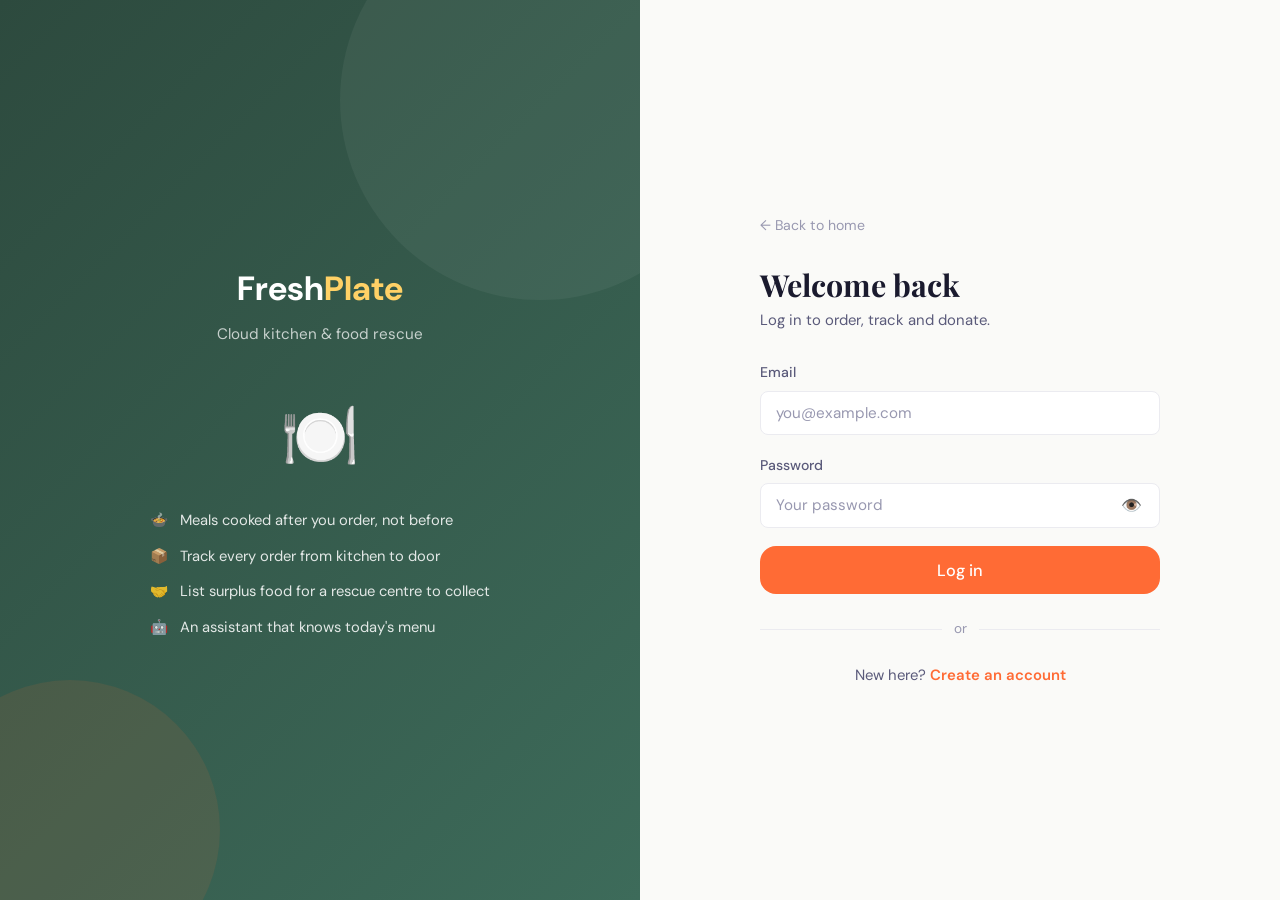
<file: frontend/orders.html>
<!DOCTYPE html>
<html lang="en">
<head>
  <meta charset="UTF-8">
  <meta name="viewport" content="width=device-width, initial-scale=1.0">
  <title>My Orders — FreshPlate</title>
  <link rel="stylesheet" href="css/style.css">
  <style>
    .orders-page {
      --c-primary: var(--primary, #ff6b35);
      --c-bg: var(--bg, #f8f9fb);
      --c-border: var(--border, #e6e8ec);
      --c-muted: var(--text-muted, #8a8f98);
      --c-text2: var(--text-secondary, #5b6068);
      --c-success: var(--success, #06d6a0);
      --c-danger: var(--danger, #e63946);

      margin-top: 70px;
      padding: 2rem 0 3rem;
      min-height: calc(100vh - 70px);
      background: var(--c-bg);
    }

    .orders-header {
      display: flex;
      align-items: center;
      justify-content: space-between;
      gap: 1rem;
      margin-bottom: 1.5rem;
      flex-wrap: wrap;
    }

    .orders-title {
      font-size: clamp(1.4rem, 1.1rem + 1.2vw, 1.9rem);
      font-weight: 700;
    }

    /* ---------- TABS ---------- */
    .filter-tabs {
      display: flex;
      gap: 0.5rem;
      margin-bottom: 1.5rem;
      overflow-x: auto;
      padding-bottom: 0.3rem;
      scrollbar-width: none;
    }

    .filter-tabs::-webkit-scrollbar { display: none; }

    .filter-tab {
      padding: 0.45rem 1rem;
      border-radius: 20px;
      border: 1.5px solid var(--c-border);
      background: #fff;
      font-size: 0.86rem;
      font-weight: 500;
      cursor: pointer;
      color: var(--c-text2);
      white-space: nowrap;
      flex-shrink: 0;
      font-family: inherit;
    }

    .filter-tab:hover { border-color: var(--c-primary); color: var(--c-primary); }

    .filter-tab.active {
      background: var(--c-primary);
      border-color: var(--c-primary);
      color: #fff;
    }

    .tab-count { opacity: 0.75; font-size: 0.8rem; }

    /* ---------- ORDER CARD ---------- */
    .order-card {
      background: #fff;
      border-radius: 16px;
      border: 1px solid var(--c-border);
      margin-bottom: 1.15rem;
      overflow: hidden;
    }

    .order-card-header {
      display: flex;
      align-items: center;
      justify-content: space-between;
      padding: 1rem 1.25rem;
      background: var(--c-bg);
      border-bottom: 1px solid var(--c-border);
      flex-wrap: wrap;
      gap: 0.75rem;
    }

    .order-id { font-weight: 700; font-size: 0.98rem; }
    .order-date { font-size: 0.82rem; color: var(--c-muted); }

    .order-card-body { padding: 1.25rem; }

    /* ---------- TRACKER ---------- */
    .status-tracker {
      display: flex;
      margin: 0.5rem 0 1.25rem;
      overflow-x: auto;
      padding-bottom: 0.4rem;
      scrollbar-width: none;
    }

    .status-tracker::-webkit-scrollbar { display: none; }

    .tracker-step {
      display: flex;
      flex-direction: column;
      align-items: center;
      flex: 1;
      min-width: 74px;
      position: relative;
    }

    .tracker-step::after {
      content: '';
      position: absolute;
      top: 17px;
      left: 50%;
      right: -50%;
      height: 2px;
      background: var(--c-border);
      z-index: 0;
    }

    .tracker-step:last-child::after { display: none; }
    .tracker-step.done::after { background: var(--c-success); }

    .tracker-icon {
      width: 34px;
      height: 34px;
      border-radius: 50%;
      background: #fff;
      border: 2px solid var(--c-border);
      display: flex;
      align-items: center;
      justify-content: center;
      font-size: 0.85rem;
      position: relative;
      z-index: 1;
    }

    .tracker-step.done .tracker-icon { background: var(--c-success); border-color: var(--c-success); }

    .tracker-step.active .tracker-icon {
      background: var(--c-primary);
      border-color: var(--c-primary);
      box-shadow: 0 0 0 4px rgba(255,107,53,0.15);
    }

    .tracker-label {
      font-size: 0.7rem;
      color: var(--c-muted);
      text-align: center;
      margin-top: 0.35rem;
      white-space: nowrap;
    }

    .tracker-step.active .tracker-label,
    .tracker-step.done .tracker-label { color: var(--text-primary, #1a1d21); font-weight: 600; }

    .cancelled-note {
      text-align: center;
      padding: 0.85rem;
      color: var(--c-danger);
      font-weight: 500;
      background: rgba(230,57,70,0.06);
      border-radius: 10px;
      margin-bottom: 1.25rem;
      font-size: 0.9rem;
    }

    /* ---------- ITEMS ---------- */
    .order-items-list { display: flex; flex-direction: column; gap: 0.7rem; margin-bottom: 1.15rem; }

    .order-item-row { display: flex; align-items: center; gap: 0.85rem; }

    .order-item-emoji {
      width: 42px;
      height: 42px;
      background: var(--c-bg);
      border-radius: 10px;
      display: flex;
      align-items: center;
      justify-content: center;
      font-size: 1.15rem;
      flex-shrink: 0;
      overflow: hidden;
    }

    .order-item-emoji img { width: 100%; height: 100%; object-fit: cover; }

    .order-item-info { flex: 1; min-width: 0; }

    .order-item-name {
      font-weight: 550;
      font-size: 0.93rem;
      overflow-wrap: anywhere;
    }

    .order-item-unit { font-size: 0.78rem; color: var(--c-muted); }

    .order-item-qty { font-size: 0.84rem; color: var(--c-muted); flex-shrink: 0; }
    .order-item-price { font-weight: 650; color: var(--c-primary); flex-shrink: 0; }

    .order-card-footer {
      display: flex;
      align-items: flex-end;
      justify-content: space-between;
      padding-top: 1.1rem;
      border-top: 1px solid var(--c-border);
      flex-wrap: wrap;
      gap: 1rem;
    }

    .order-meta { font-size: 0.83rem; color: var(--c-muted); overflow-wrap: anywhere; }
    .order-total { font-size: 1.05rem; font-weight: 700; }
    .order-total span { color: var(--c-primary); }

    .paid-pill {
      display: inline-block;
      font-size: 0.72rem;
      background: rgba(6,214,160,0.12);
      color: #047857;
      border-radius: 20px;
      padding: 1px 8px;
      margin-left: 0.35rem;
    }

    .live-note {
      font-size: 0.78rem;
      color: var(--c-muted);
      display: flex;
      align-items: center;
      gap: 0.4rem;
      margin-bottom: 1rem;
    }

    .live-dot {
      width: 7px;
      height: 7px;
      border-radius: 50%;
      background: var(--c-success);
      animation: pulse 2s infinite;
    }

    @keyframes pulse { 0%,100% { opacity: 1; } 50% { opacity: 0.35; } }

    @media (max-width: 600px) {
      .order-card-header { flex-direction: column; align-items: flex-start; }
      .order-card-footer { flex-direction: column; align-items: stretch; }
      .order-card-footer .btn { width: 100%; }
    }

    .orders-page :focus-visible {
      outline: 2px solid var(--c-primary);
      outline-offset: 2px;
      border-radius: 8px;
    }

    @media (prefers-reduced-motion: reduce) { .live-dot { animation: none; } }
  </style>
</head>
<body>

  <!-- NAVBAR -->
  <nav class="navbar">
    <a href="index.html" class="navbar-brand">Fresh<span>Plate</span></a>
    <ul class="navbar-nav">
      <li><a href="index.html">Home</a></li>
      <li><a href="menu.html">Menu</a></li>
      <li><a href="donation.html">Donate Food</a></li>
      <li><a href="chatbot.html">AI Assistant</a></li>
      <li><a href="orders.html" class="active">My Orders</a></li>
    </ul>
    <div class="navbar-actions"></div>
    <div class="hamburger"><span></span><span></span><span></span></div>
  </nav>

  <main class="orders-page">
    <div class="container">
      <div class="orders-header">
        <h1 class="orders-title">Your orders</h1>
        <a href="menu.html" class="btn btn-primary">Order again</a>
      </div>

      <div class="live-note" id="liveNote" style="display:none;">
        <span class="live-dot"></span>
        <span>Updating automatically while an order is on its way</span>
      </div>

      <div class="filter-tabs" id="filterTabs"></div>

      <div id="ordersList">
        <div class="loading-container"><div class="spinner"></div></div>
      </div>
    </div>
  </main>

  <script src="javascript/main.js"></script>
  <script>
    if (!Auth.isLoggedIn()) window.location.href = 'login.html';

    const STATUS_STEPS = [
      { key: 'pending', icon: '⏳', label: 'Placed' },
      { key: 'confirmed', icon: '✅', label: 'Confirmed' },
      { key: 'preparing', icon: '👨‍🍳', label: 'Cooking' },
      { key: 'out_for_delivery', icon: '🚴', label: 'On the way' },
      { key: 'delivered', icon: '🎉', label: 'Delivered' },
    ];

    const TABS = [
      { key: 'all', label: 'All' },
      { key: 'pending', label: '⏳ Placed' },
      { key: 'confirmed', label: '✅ Confirmed' },
      { key: 'preparing', label: '👨‍🍳 Cooking' },
      { key: 'out_for_delivery', label: '🚴 On the way' },
      { key: 'delivered', label: '🎉 Delivered' },
      { key: 'cancelled', label: '❌ Cancelled' },
    ];

    // The backend only allows a customer to cancel while it is still pending or confirmed
    const CANCELLABLE = ['pending', 'confirmed'];
    const LIVE_STATUSES = ['pending', 'confirmed', 'preparing', 'out_for_delivery'];

    let allOrders = [];
    let activeFilter = 'all';
    let refreshTimer = null;

    /* ---------- tabs ---------- */
    function renderTabs() {
      document.getElementById('filterTabs').innerHTML = TABS.map(tab => {
        const count = tab.key === 'all'
          ? allOrders.length
          : allOrders.filter(o => o.status === tab.key).length;
        // Hide empty tabs so the row stays short, but always keep "All"
        if (count === 0 && tab.key !== 'all' && tab.key !== activeFilter) return '';
        return `
          <button class="filter-tab ${activeFilter === tab.key ? 'active' : ''}" data-status="${tab.key}">
            ${tab.label} <span class="tab-count">${count}</span>
          </button>`;
      }).join('');
    }

    document.getElementById('filterTabs').addEventListener('click', (e) => {
      const tab = e.target.closest('.filter-tab');
      if (!tab) return;
      activeFilter = tab.dataset.status;
      renderTabs();
      renderOrders();
    });

    /* ---------- tracker ---------- */
    function trackerHTML(status) {
      if (status === 'cancelled') {
        return `<div class="cancelled-note">This order was cancelled</div>`;
      }
      const currentIndex = STATUS_STEPS.findIndex(s => s.key === status);
      return `
        <div class="status-tracker">
          ${STATUS_STEPS.map((step, i) => {
            const cls = i < currentIndex ? 'done' : i === currentIndex ? 'active' : '';
            return `
              <div class="tracker-step ${cls}">
                <div class="tracker-icon">${step.icon}</div>
                <div class="tracker-label">${step.label}</div>
              </div>`;
          }).join('')}
        </div>`;
    }

    /* ---------- orders ---------- */
    function renderOrders() {
      const container = document.getElementById('ordersList');
      const orders = activeFilter === 'all'
        ? allOrders
        : allOrders.filter(o => o.status === activeFilter);

      if (orders.length === 0) {
        const isFiltered = activeFilter !== 'all';
        container.innerHTML = `
          <div class="empty-state">
            <div class="empty-state-icon">📦</div>
            <div class="empty-state-title">${isFiltered ? 'Nothing in this list' : 'No orders yet'}</div>
            <p style="margin-bottom:1.5rem;">${isFiltered
              ? 'Try another tab to see your other orders.'
              : 'Your first order will show up here with live status.'}</p>
            <a href="menu.html" class="btn btn-primary">Browse the menu</a>
          </div>`;
        return;
      }

      // Order data is the user's own text (address, instructions) - still escaped,
      // because an admin or another page may render the same values later.
      container.innerHTML = orders.map(order => `
        <article class="order-card">
          <div class="order-card-header">
            <div>
              <div class="order-id">Order #${Number(order.id)}</div>
              <div class="order-date">${formatDate(order.ordered_at)}</div>
            </div>
            <div style="display:flex;align-items:center;gap:0.85rem;flex-wrap:wrap;">
              <span>${getStatusBadge(order.status)}</span>
              <span style="font-size:0.83rem;color:var(--c-muted);">
                ${order.payment_method === 'cod' ? '💵 Cash on delivery' : '💳 Online'}
                ${order.payment_status ? '<span class="paid-pill">Paid</span>' : ''}
              </span>
            </div>
          </div>

          <div class="order-card-body">
            ${trackerHTML(order.status)}

            <div class="order-items-list">
              ${order.order_items.map(item => `
                <div class="order-item-row">
                  <div class="order-item-emoji">
                    ${item.food_item.image
                      ? `<img src="${esc(item.food_item.image)}" alt="" loading="lazy">`
                      : '🍽️'}
                  </div>
                  <div class="order-item-info">
                    <div class="order-item-name">${esc(item.food_item.name)}</div>
                    <div class="order-item-unit">${formatPrice(item.price)} each</div>
                  </div>
                  <div class="order-item-qty">× ${Number(item.quantity)}</div>
                  <div class="order-item-price">${formatPrice(item.subtotal)}</div>
                </div>`).join('')}
            </div>

            <div class="order-card-footer">
              <div style="min-width:0;">
                <div class="order-meta">📍 ${esc(order.delivery_address)}</div>
                ${order.special_instructions
                  ? `<div class="order-meta" style="margin-top:0.25rem;">📝 ${esc(order.special_instructions)}</div>`
                  : ''}
                ${CANCELLABLE.includes(order.status) ? `
                  <button class="btn btn-ghost btn-sm" style="color:var(--c-danger);margin-top:0.6rem;padding-left:0;"
                          onclick="cancelOrder(${Number(order.id)})">
                    Cancel this order
                  </button>` : ''}
              </div>
              <div style="text-align:right;">
                <div class="order-meta">Delivery ${formatPrice(order.delivery_charge)}</div>
                <div class="order-total">Total <span>${formatPrice(order.total_amount)}</span></div>
              </div>
            </div>
          </div>
        </article>`).join('');
    }

    async function cancelOrder(orderId) {
      if (!confirm('Cancel this order? The kitchen will be told to stop.')) return;
      try {
        await Api.post(`/orders/my-orders/${orderId}/cancel/`);
        showToast('Order cancelled');
        await loadOrders();
      } catch (e) {
        // Status may have moved on while the page was open
        showToast(apiErrorMessage(e, "This order can't be cancelled any more"), 'error');
        loadOrders();
      }
    }

    async function loadOrders(showSpinner = false) {
      if (showSpinner) {
        document.getElementById('ordersList').innerHTML =
          '<div class="loading-container"><div class="spinner"></div></div>';
      }
      try {
        allOrders = await Api.get('/orders/my-orders/');
        renderTabs();
        renderOrders();
        scheduleRefresh();
      } catch (e) {
        if (e.status === 401) return;
        document.getElementById('ordersList').innerHTML = `
          <div class="empty-state">
            <div class="empty-state-icon">😕</div>
            <div class="empty-state-title">Orders didn't load</div>
            <p style="margin-bottom:1rem;">${esc(apiErrorMessage(e, 'Check your connection and try again.'))}</p>
            <button class="btn btn-primary" onclick="loadOrders(true)">Try again</button>
          </div>`;
      }
    }

    // Poll only while something is actually in progress, and only when the tab is
    // visible - otherwise it burns requests in a background tab for nothing.
    function scheduleRefresh() {
      clearTimeout(refreshTimer);
      const hasLiveOrder = allOrders.some(o => LIVE_STATUSES.includes(o.status));
      document.getElementById('liveNote').style.display = hasLiveOrder ? 'flex' : 'none';
      if (!hasLiveOrder) return;

      refreshTimer = setTimeout(() => {
        if (document.visibilityState === 'visible') loadOrders();
        else scheduleRefresh();
      }, 30000);
    }

    document.addEventListener('visibilitychange', () => {
      if (document.visibilityState === 'visible') loadOrders();
    });

    loadOrders(true);
  </script>
</body>
</html>
</file>
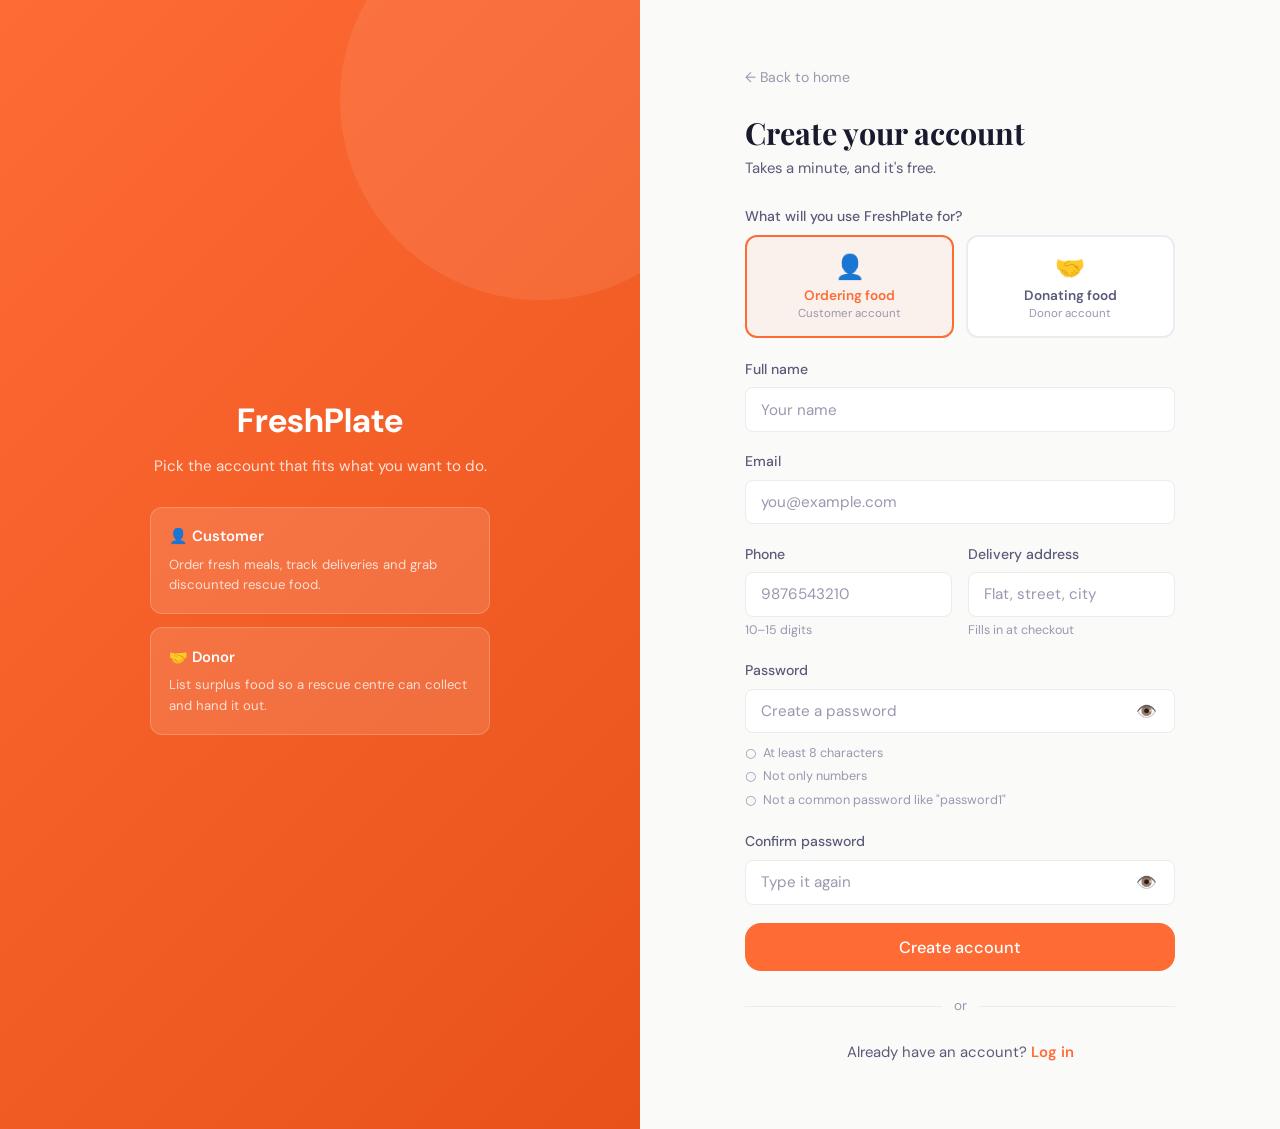
<file: frontend/register.html>
<!DOCTYPE html>
<html lang="en">
<head>
  <meta charset="UTF-8">
  <meta name="viewport" content="width=device-width, initial-scale=1.0">
  <title>Sign up — FreshPlate</title>
  <link rel="stylesheet" href="css/style.css">
  <style>
    .auth-page {
      --c-primary: var(--primary, #ff6b35);
      --c-bg: var(--bg, #f8f9fb);
      --c-border: var(--border, #e6e8ec);
      --c-muted: var(--text-muted, #8a8f98);
      --c-text2: var(--text-secondary, #5b6068);
      --c-success: var(--success, #06d6a0);
      --c-danger: var(--danger, #e63946);

      min-height: 100svh;
      display: grid;
      grid-template-columns: 1fr 1fr;
    }

    .auth-left {
      background: linear-gradient(135deg, var(--c-primary) 0%, var(--primary-dark, #e85a24) 100%);
      display: flex;
      align-items: center;
      justify-content: center;
      padding: 3rem;
      color: #fff;
      position: relative;
      overflow: hidden;
    }

    .auth-left::before {
      content: '';
      position: absolute;
      width: 400px;
      height: 400px;
      background: rgba(255,255,255,0.08);
      border-radius: 50%;
      top: -100px;
      right: -100px;
    }

    .auth-left-content { position: relative; z-index: 1; text-align: center; max-width: 340px; }

    .auth-left-logo { font-size: 2.1rem; font-weight: 700; color: #fff; margin-bottom: 0.4rem; }

    .auth-left-tagline { color: rgba(255,255,255,0.82); margin-bottom: 1.75rem; font-size: 0.95rem; }

    .role-cards { display: flex; flex-direction: column; gap: 0.85rem; }

    .role-info-card {
      background: rgba(255,255,255,0.12);
      border-radius: 12px;
      padding: 1.1rem;
      text-align: left;
      border: 1px solid rgba(255,255,255,0.2);
    }

    .role-info-title { font-weight: 600; margin-bottom: 0.35rem; font-size: 0.93rem; }

    .role-info-desc { font-size: 0.82rem; color: rgba(255,255,255,0.78); line-height: 1.55; }

    .auth-right {
      display: flex;
      align-items: center;
      justify-content: center;
      padding: 2.5rem;
      background: var(--c-bg);
    }

    .auth-form-card { width: 100%; max-width: 430px; padding: 1.5rem 0; }

    .role-selector {
      display: grid;
      grid-template-columns: 1fr 1fr;
      gap: 0.7rem;
      margin-bottom: 1.25rem;
    }

    .role-option {
      border: 2px solid var(--c-border);
      border-radius: 12px;
      padding: 0.9rem 0.6rem;
      text-align: center;
      cursor: pointer;
      background: #fff;
      font-family: inherit;
    }

    .role-option:hover { border-color: var(--c-primary); }

    .role-option.selected { border-color: var(--c-primary); background: rgba(255,107,53,0.06); }

    .role-option-icon { font-size: 1.5rem; margin-bottom: 0.3rem; }

    .role-option-label { font-size: 0.85rem; font-weight: 600; color: var(--c-text2); }
    .role-option.selected .role-option-label { color: var(--c-primary); }

    .role-option-note { font-size: 0.72rem; color: var(--c-muted); margin-top: 0.15rem; }

    .password-wrapper { position: relative; }
    .password-wrapper .form-control { padding-right: 3rem; }

    .password-toggle {
      position: absolute;
      right: 0.85rem;
      top: 50%;
      transform: translateY(-50%);
      background: none;
      border: none;
      cursor: pointer;
      font-size: 1.05rem;
      color: var(--c-muted);
      padding: 0.25rem;
      line-height: 1;
    }

    .form-row { display: grid; grid-template-columns: 1fr 1fr; gap: 1rem; }

    .rules { margin: 0.5rem 0 0; padding: 0; list-style: none; font-size: 0.79rem; }

    .rules li {
      display: flex;
      align-items: center;
      gap: 0.4rem;
      color: var(--c-muted);
      padding: 0.1rem 0;
    }

    .rules li.ok { color: var(--c-success); }
    .rules li::before { content: '○'; font-size: 0.8rem; }
    .rules li.ok::before { content: '●'; }

    .match-note { font-size: 0.79rem; margin-top: 0.3rem; }
    .match-note.ok { color: var(--c-success); }
    .match-note.bad { color: var(--c-danger); }

    .field-hint { font-size: 0.78rem; color: var(--c-muted); display: block; margin-top: 0.25rem; }

    .auth-divider {
      display: flex;
      align-items: center;
      gap: 0.75rem;
      color: var(--c-muted);
      font-size: 0.85rem;
      margin: 1.5rem 0;
    }

    .auth-divider::before,
    .auth-divider::after {
      content: '';
      flex: 1;
      height: 1px;
      background: var(--c-border);
    }

    @media (max-width: 860px) {
      .auth-page { grid-template-columns: 1fr; }
      .auth-left { display: none; }
      .auth-right { padding: 2rem 1.25rem; padding-top: 3rem; align-items: flex-start; }
      .form-row { grid-template-columns: 1fr; }
    }

    .auth-page :focus-visible {
      outline: 2px solid var(--c-primary);
      outline-offset: 2px;
      border-radius: 8px;
    }
  </style>
</head>
<body>

  <div class="auth-page">
    <!-- LEFT -->
    <div class="auth-left">
      <div class="auth-left-content">
        <div class="auth-left-logo">FreshPlate</div>
        <p class="auth-left-tagline">Pick the account that fits what you want to do.</p>
        <div class="role-cards">
          <div class="role-info-card">
            <div class="role-info-title">👤 Customer</div>
            <div class="role-info-desc">Order fresh meals, track deliveries and grab discounted rescue food.</div>
          </div>
          <div class="role-info-card">
            <div class="role-info-title">🤝 Donor</div>
            <div class="role-info-desc">List surplus food so a rescue centre can collect and hand it out.</div>
          </div>
        </div>
      </div>
    </div>

    <!-- RIGHT -->
    <div class="auth-right">
      <div class="auth-form-card">
        <div style="margin-bottom:1.5rem;">
          <a href="index.html" style="color:var(--c-muted);font-size:0.88rem;">← Back to home</a>
        </div>

        <h1 style="font-size:clamp(1.5rem,1.2rem + 1.2vw,1.9rem);font-weight:700;margin-bottom:0.35rem;">
          Create your account
        </h1>
        <p style="color:var(--c-text2);margin-bottom:1.5rem;font-size:0.93rem;">
          Takes a minute, and it's free.
        </p>

        <div id="alertBox"></div>

        <form id="registerForm" novalidate>
          <div style="margin-bottom:0.5rem;">
            <label class="form-label">What will you use FreshPlate for?</label>
            <div class="role-selector">
              <button type="button" class="role-option selected" data-role="customer">
                <div class="role-option-icon">👤</div>
                <div class="role-option-label">Ordering food</div>
                <div class="role-option-note">Customer account</div>
              </button>
              <button type="button" class="role-option" data-role="donor">
                <div class="role-option-icon">🤝</div>
                <div class="role-option-label">Donating food</div>
                <div class="role-option-note">Donor account</div>
              </button>
            </div>
            <input type="hidden" id="role" value="customer">
          </div>

          <div class="form-group">
            <label class="form-label" for="full_name">Full name</label>
            <input type="text" id="full_name" class="form-control" maxlength="150"
              autocomplete="name" placeholder="Your name" required>
          </div>

          <div class="form-group">
            <label class="form-label" for="email">Email</label>
            <input type="email" id="email" class="form-control" autocomplete="email"
              placeholder="you@example.com" required>
          </div>

          <div class="form-row">
            <div class="form-group">
              <label class="form-label" for="phone">Phone</label>
              <input type="tel" id="phone" class="form-control" autocomplete="tel"
                placeholder="9876543210" maxlength="15">
              <span class="field-hint">10–15 digits</span>
            </div>
            <div class="form-group">
              <label class="form-label" for="address">Delivery address</label>
              <input type="text" id="address" class="form-control" autocomplete="street-address"
                placeholder="Flat, street, city">
              <span class="field-hint">Fills in at checkout</span>
            </div>
          </div>

          <div class="form-group">
            <label class="form-label" for="password">Password</label>
            <div class="password-wrapper">
              <input type="password" id="password" class="form-control" autocomplete="new-password"
                placeholder="Create a password" required>
              <button type="button" class="password-toggle" data-target="password"
                aria-label="Show password">👁️</button>
            </div>
            <!-- Mirrors AUTH_PASSWORD_VALIDATORS so people see the rules up front -->
            <ul class="rules" id="passwordRules">
              <li data-rule="length">At least 8 characters</li>
              <li data-rule="notnumeric">Not only numbers</li>
              <li data-rule="notcommon">Not a common password like "password1"</li>
            </ul>
          </div>

          <div class="form-group">
            <label class="form-label" for="confirm_password">Confirm password</label>
            <div class="password-wrapper">
              <input type="password" id="confirm_password" class="form-control" autocomplete="new-password"
                placeholder="Type it again" required>
              <button type="button" class="password-toggle" data-target="confirm_password"
                aria-label="Show password">👁️</button>
            </div>
            <div class="match-note" id="matchNote"></div>
          </div>

          <button type="submit" class="btn btn-primary btn-lg btn-block" id="registerBtn">
            Create account
          </button>
        </form>

        <div class="auth-divider">or</div>

        <p style="text-align:center;color:var(--c-text2);font-size:0.93rem;">
          Already have an account?
          <a href="login.html" style="color:var(--primary);font-weight:600;">Log in</a>
        </p>
      </div>
    </div>
  </div>

  <script src="javascript/main.js"></script>
  <script>
    // Only customer and donor exist here. Admin accounts are created with
    // `manage.py createsuperuser` - the API rejects role=admin on sign-up.
    const ALLOWED_ROLES = ['customer', 'donor'];

    // A short list of the passwords Django's CommonPasswordValidator rejects,
    // just so the user finds out before submitting. The server is the real check.
    const COMMON_PASSWORDS = [
      'password', 'password1', 'password123', '12345678', '123456789', 'qwerty123',
      'abc12345', 'iloveyou', 'admin123', 'welcome1', 'letmein1', 'football',
    ];

    if (Auth.isLoggedIn()) window.location.href = 'index.html';

    /* ---------- role ---------- */
    document.querySelectorAll('.role-option').forEach(btn => {
      btn.addEventListener('click', () => {
        document.querySelectorAll('.role-option').forEach(r => r.classList.remove('selected'));
        btn.classList.add('selected');
        document.getElementById('role').value = btn.dataset.role;
      });
    });

    /* ---------- password ---------- */
    document.querySelectorAll('.password-toggle').forEach(btn => {
      btn.addEventListener('click', () => {
        const input = document.getElementById(btn.dataset.target);
        const showing = input.type === 'text';
        input.type = showing ? 'password' : 'text';
        btn.textContent = showing ? '👁️' : '🙈';
        btn.setAttribute('aria-label', showing ? 'Show password' : 'Hide password');
      });
    });

    function checkPasswordRules() {
      const value = document.getElementById('password').value;
      const results = {
        length: value.length >= 8,
        notnumeric: value.length > 0 && !/^\d+$/.test(value),
        notcommon: value.length > 0 && !COMMON_PASSWORDS.includes(value.toLowerCase()),
      };
      document.querySelectorAll('#passwordRules li').forEach(li => {
        li.classList.toggle('ok', results[li.dataset.rule]);
      });
      return Object.values(results).every(Boolean);
    }

    function checkMatch() {
      const password = document.getElementById('password').value;
      const confirm = document.getElementById('confirm_password').value;
      const note = document.getElementById('matchNote');

      if (!confirm) { note.textContent = ''; note.className = 'match-note'; return false; }
      const same = password === confirm;
      note.textContent = same ? 'Passwords match' : "Passwords don't match yet";
      note.className = `match-note ${same ? 'ok' : 'bad'}`;
      return same;
    }

    document.getElementById('password').addEventListener('input', () => {
      checkPasswordRules();
      checkMatch();
    });
    document.getElementById('confirm_password').addEventListener('input', checkMatch);

    /* ---------- submit ---------- */
    function showAlert(message, type = 'danger') {
      document.getElementById('alertBox').innerHTML =
        `<div class="alert alert-${type}">${esc(message)}</div>`;
      document.getElementById('alertBox').scrollIntoView({ behavior: 'smooth', block: 'nearest' });
    }

    document.getElementById('registerForm').addEventListener('submit', async (e) => {
      e.preventDefault();

      const fullName = document.getElementById('full_name').value.trim();
      const email = document.getElementById('email').value.trim();
      const phone = document.getElementById('phone').value.trim();
      const password = document.getElementById('password').value;
      const confirmPassword = document.getElementById('confirm_password').value;
      const role = document.getElementById('role').value;

      if (!fullName) { showAlert('Enter your full name.'); return; }
      if (!/^\S+@\S+\.\S+$/.test(email)) { showAlert('Enter a valid email address.'); return; }
      if (phone && !/^\+?[0-9]{10,15}$/.test(phone)) {
        showAlert('Phone should be 10 to 15 digits, with an optional + at the start.');
        return;
      }
      if (!checkPasswordRules()) { showAlert('Your password does not meet the rules listed below it.'); return; }
      if (password !== confirmPassword) { showAlert("The two passwords don't match."); return; }
      if (!ALLOWED_ROLES.includes(role)) { showAlert('Pick what you will use FreshPlate for.'); return; }

      const btn = document.getElementById('registerBtn');
      btn.textContent = 'Creating account…';
      btn.disabled = true;

      try {
        const data = await Api.post('/users/register/', {
          full_name: fullName,
          email: email,
          phone: phone,
          address: document.getElementById('address').value.trim(),
          role: role,
          password: password,
          confirm_password: confirmPassword,
        }, false);

        Auth.setAuth(data);
        showAlert('Account created. Taking you in…', 'success');
        showToast('Welcome to FreshPlate');

        // Donors land on the donation page, customers on the menu
        const target = data.user.role === 'donor' ? 'donation.html' : 'menu.html';
        setTimeout(() => (window.location.href = target), 900);
      } catch (err) {
        const message = err.status === 429
          ? 'Too many sign-up attempts. Wait a minute and try again.'
          : apiErrorMessage(err, 'Sign-up failed. Check the fields and try again.');
        showAlert(message);
        btn.textContent = 'Create account';
        btn.disabled = false;
      }
    });

    checkPasswordRules();
  </script>
</body>
</html>
</file>
<file: frontend/css/style.css>
@import url('https://fonts.googleapis.com/css2?family=Playfair+Display:wght@400;600;700&family=DM+Sans:wght@300;400;500;600&display=swap');

:root {
  --primary: #FF6B35;
  --primary-dark: #E8521A;
  --primary-light: #FF8C5A;
  --secondary: #2D4A3E;
  --secondary-light: #3D6B5A;
  --accent: #FFD166;
  --bg: #FAFAF8;
  --bg-card: #FFFFFF;
  --text-primary: #1A1A2E;
  --text-secondary: #5A5A7A;
  --text-muted: #9898B0;
  --border: #EBEBF0;
  --success: #06D6A0;
  --danger: #EF476F;
  --warning: #FFD166;
  --shadow-sm: 0 2px 8px rgba(0,0,0,0.06);
  --shadow-md: 0 8px 24px rgba(0,0,0,0.10);
  --shadow-lg: 0 20px 48px rgba(0,0,0,0.14);
  --radius-sm: 8px;
  --radius-md: 16px;
  --radius-lg: 24px;
  --radius-xl: 32px;
  --navbar-height: 70px;
}

* {
  margin: 0;
  padding: 0;
  box-sizing: border-box;
}

html {
  scroll-behavior: smooth;
  -webkit-text-size-adjust: 100%;
}

body {
  font-family: 'DM Sans', system-ui, -apple-system, 'Segoe UI', sans-serif;
  background: var(--bg);
  color: var(--text-primary);
  line-height: 1.6;
  overflow-x: hidden;
  -webkit-font-smoothing: antialiased;
}

h1, h2, h3 {
  font-family: 'Playfair Display', Georgia, serif;
  line-height: 1.25;
}

a {
  text-decoration: none;
  color: inherit;
}

img {
  max-width: 100%;
}

button, input, select, textarea {
  font-family: inherit;
}

/* Keyboard users must always be able to see where they are.
   :focus-visible only shows the ring for keyboard, not mouse clicks. */
:focus-visible {
  outline: 2px solid var(--primary);
  outline-offset: 2px;
  border-radius: 4px;
}

/* Screen-reader-only text */
.sr-only {
  position: absolute;
  width: 1px;
  height: 1px;
  padding: 0;
  margin: -1px;
  overflow: hidden;
  clip: rect(0, 0, 0, 0);
  white-space: nowrap;
  border: 0;
}

/* ===== NAVBAR ===== */
.navbar {
  position: fixed;
  top: 0;
  left: 0;
  right: 0;
  z-index: 1000;
  background: rgba(255,255,255,0.95);
  backdrop-filter: blur(12px);
  border-bottom: 1px solid var(--border);
  padding: 0 2rem;
  height: var(--navbar-height);
  display: flex;
  align-items: center;
  justify-content: space-between;
  gap: 1rem;
}

.navbar-brand {
  font-family: 'Playfair Display', Georgia, serif;
  font-size: 1.5rem;
  font-weight: 700;
  color: var(--primary);
  white-space: nowrap;
}

.navbar-brand span { color: var(--secondary); }

.navbar-nav {
  display: flex;
  align-items: center;
  gap: 0.35rem;
  list-style: none;
}

.navbar-nav a {
  display: block;
  padding: 0.5rem 0.9rem;
  border-radius: var(--radius-sm);
  font-weight: 500;
  font-size: 0.93rem;
  color: var(--text-secondary);
  transition: color 0.2s, background 0.2s;
  white-space: nowrap;
}

.navbar-nav a:hover {
  color: var(--primary);
  background: rgba(255,107,53,0.08);
}

.navbar-nav a.active {
  color: var(--primary);
  background: rgba(255,107,53,0.10);
}

.navbar-actions {
  display: flex;
  align-items: center;
  gap: 0.85rem;
}

.cart-icon {
  position: relative;
  cursor: pointer;
  font-size: 1.3rem;
  color: var(--text-secondary);
  line-height: 1;
}

.cart-icon:hover { color: var(--primary); }

/* min-width, not a fixed width - two-digit counts used to get cut off */
.cart-badge {
  position: absolute;
  top: -7px;
  right: -9px;
  background: var(--primary);
  color: #fff;
  font-size: 0.66rem;
  font-weight: 600;
  min-width: 18px;
  height: 18px;
  padding: 0 4px;
  border-radius: 9px;
  display: flex;
  align-items: center;
  justify-content: center;
  line-height: 1;
}

.hamburger {
  display: none;
  flex-direction: column;
  gap: 5px;
  cursor: pointer;
  padding: 6px;
  background: none;
  border: none;
}

.hamburger span {
  display: block;
  width: 24px;
  height: 2px;
  background: var(--text-primary);
  border-radius: 2px;
  transition: transform 0.3s, opacity 0.3s;
}

/* ===== BUTTONS ===== */
.btn {
  display: inline-flex;
  align-items: center;
  justify-content: center;
  gap: 0.5rem;
  padding: 0.65rem 1.4rem;
  border-radius: var(--radius-sm);
  font-weight: 500;
  font-size: 0.94rem;
  line-height: 1.3;
  cursor: pointer;
  border: none;
  text-align: center;
  transition: background 0.2s, transform 0.2s, box-shadow 0.2s, color 0.2s;
}

.btn:disabled,
.btn[disabled] {
  opacity: 0.55;
  cursor: not-allowed;
  transform: none !important;
  box-shadow: none !important;
}

.btn-primary { background: var(--primary); color: #fff; }

.btn-primary:hover:not(:disabled) {
  background: var(--primary-dark);
  transform: translateY(-1px);
  box-shadow: 0 4px 16px rgba(255,107,53,0.35);
}

.btn-secondary { background: var(--secondary); color: #fff; }

.btn-secondary:hover:not(:disabled) {
  background: var(--secondary-light);
  transform: translateY(-1px);
}

.btn-outline {
  background: transparent;
  border: 1.5px solid var(--primary);
  color: var(--primary);
}

.btn-outline:hover:not(:disabled) { background: var(--primary); color: #fff; }

.btn-ghost { background: transparent; color: var(--text-secondary); }

.btn-ghost:hover:not(:disabled) { background: var(--border); color: var(--text-primary); }

.btn-danger { background: var(--danger); color: #fff; }

.btn-danger:hover:not(:disabled) { background: #d63060; }

.btn-lg {
  padding: 0.85rem 1.9rem;
  font-size: 1.02rem;
  border-radius: var(--radius-md);
}

.btn-sm { padding: 0.4rem 0.9rem; font-size: 0.84rem; }

.btn-block { width: 100%; }

/* ===== CARDS ===== */
.card {
  background: var(--bg-card);
  border-radius: var(--radius-md);
  box-shadow: var(--shadow-sm);
  border: 1px solid var(--border);
  overflow: hidden;
  transition: box-shadow 0.25s, transform 0.25s;
}

.card:hover { box-shadow: var(--shadow-md); transform: translateY(-2px); }

.card-body { padding: 1.5rem; }

.card-img { width: 100%; height: 200px; object-fit: cover; }

/* ===== FOOD CARD ===== */
.food-card {
  background: var(--bg-card);
  border-radius: var(--radius-md);
  overflow: hidden;
  box-shadow: var(--shadow-sm);
  border: 1px solid var(--border);
  display: flex;
  flex-direction: column;
  transition: box-shadow 0.25s, transform 0.25s;
}

.food-card:hover { box-shadow: var(--shadow-md); transform: translateY(-4px); }

.food-card-img {
  width: 100%;
  aspect-ratio: 16 / 11;
  background: linear-gradient(135deg, #f5f5f5, #ebebeb);
  display: flex;
  align-items: center;
  justify-content: center;
  font-size: 2.6rem;
  overflow: hidden;
}

.food-card-body {
  padding: 1.1rem;
  display: flex;
  flex-direction: column;
  flex: 1;
}

.food-card-title {
  font-size: 1.02rem;
  font-weight: 600;
  margin-bottom: 0.35rem;
  overflow-wrap: anywhere;
}

.food-card-desc {
  font-size: 0.84rem;
  color: var(--text-secondary);
  margin-bottom: 0.9rem;
  display: -webkit-box;
  -webkit-line-clamp: 2;
  line-clamp: 2;               /* standard property - Firefox needs this */
  -webkit-box-orient: vertical;
  overflow: hidden;
  overflow-wrap: anywhere;
}

.food-card-footer {
  display: flex;
  align-items: center;
  justify-content: space-between;
  gap: 0.6rem;
  margin-top: auto;            /* buttons line up even with uneven text */
  flex-wrap: wrap;
}

.food-price { font-size: 1.1rem; font-weight: 700; color: var(--primary); }

.food-price-original {
  font-size: 0.83rem;
  color: var(--text-muted);
  text-decoration: line-through;
  margin-left: 0.35rem;
}

.veg-badge {
  display: inline-flex;
  align-items: center;
  gap: 4px;
  font-size: 0.74rem;
  font-weight: 500;
  padding: 2px 8px;
  border-radius: 4px;
  white-space: nowrap;
}

.veg-badge.veg {
  background: rgba(6,214,160,0.12);
  color: #048f6c;
  border: 1px solid rgba(6,214,160,0.3);
}

.veg-badge.non-veg {
  background: rgba(239,71,111,0.12);
  color: var(--danger);
  border: 1px solid rgba(239,71,111,0.3);
}

/* ===== FORMS ===== */
.form-group { margin-bottom: 1.15rem; }

.form-label {
  display: block;
  font-size: 0.88rem;
  font-weight: 500;
  color: var(--text-secondary);
  margin-bottom: 0.45rem;
}

.form-control {
  width: 100%;
  padding: 0.7rem 0.95rem;
  border: 1.5px solid var(--border);
  border-radius: var(--radius-sm);
  font-size: 0.95rem;          /* keep >=16px on mobile inputs to stop iOS zoom */
  color: var(--text-primary);
  background: var(--bg-card);
  transition: border-color 0.2s, box-shadow 0.2s;
  outline: none;
}

.form-control:focus {
  border-color: var(--primary);
  box-shadow: 0 0 0 3px rgba(255,107,53,0.12);
}

.form-control:disabled {
  background: var(--bg);
  color: var(--text-muted);
  cursor: not-allowed;
}

.form-control::placeholder { color: var(--text-muted); }

select.form-control { cursor: pointer; }

textarea.form-control { resize: vertical; min-height: 88px; }

@media (max-width: 480px) {
  .form-control { font-size: 16px; }
}

/* ===== LAYOUT ===== */
.container {
  max-width: 1200px;
  margin: 0 auto;
  padding: 0 1.5rem;
}

.section { padding: 3.5rem 0; }

.section-title {
  font-size: clamp(1.5rem, 1.2rem + 1.6vw, 2.1rem);
  font-weight: 700;
  margin-bottom: 0.45rem;
}

.section-subtitle {
  font-size: 0.97rem;
  color: var(--text-secondary);
  margin-bottom: 2rem;
  max-width: 62ch;
}

.grid { display: grid; gap: 1.35rem; }
.grid-2 { grid-template-columns: repeat(auto-fit, minmax(280px, 1fr)); }
.grid-3 { grid-template-columns: repeat(auto-fit, minmax(240px, 1fr)); }
.grid-4 { grid-template-columns: repeat(auto-fit, minmax(210px, 1fr)); }

.page-wrapper {
  margin-top: var(--navbar-height);
  min-height: calc(100svh - var(--navbar-height));
}

/* ===== BADGE ===== */
.badge {
  display: inline-flex;
  align-items: center;
  padding: 3px 11px;
  border-radius: 20px;
  font-size: 0.76rem;
  font-weight: 600;
  white-space: nowrap;
}

.badge-primary { background: rgba(255,107,53,0.12); color: var(--primary); }
.badge-success { background: rgba(6,214,160,0.14); color: #047857; }
.badge-danger  { background: rgba(239,71,111,0.12); color: var(--danger); }
.badge-warning { background: rgba(255,209,102,0.22); color: #8a6100; }
.badge-info    { background: rgba(45,74,62,0.1); color: var(--secondary); }

/* ===== ALERT ===== */
.alert {
  padding: 0.85rem 1.1rem;
  border-radius: var(--radius-sm);
  font-size: 0.89rem;
  margin-bottom: 1rem;
  display: flex;
  align-items: flex-start;
  gap: 0.6rem;
  overflow-wrap: anywhere;
}

.alert-success { background: rgba(6,214,160,0.1); color: #047857; border: 1px solid rgba(6,214,160,0.3); }
.alert-danger  { background: rgba(239,71,111,0.1); color: #be185d; border: 1px solid rgba(239,71,111,0.3); }
.alert-warning { background: rgba(255,209,102,0.15); color: #92400e; border: 1px solid rgba(255,209,102,0.4); }

/* ===== LOADING ===== */
.spinner {
  width: 38px;
  height: 38px;
  border: 3px solid var(--border);
  border-top-color: var(--primary);
  border-radius: 50%;
  animation: spin 0.8s linear infinite;
  margin: 2rem auto;
}

@keyframes spin { to { transform: rotate(360deg); } }

.loading-container {
  display: flex;
  justify-content: center;
  align-items: center;
  min-height: 180px;
  grid-column: 1 / -1;        /* centre properly when dropped inside a grid */
}

/* ===== MODAL ===== */
.modal-overlay {
  position: fixed;
  inset: 0;
  background: rgba(0,0,0,0.5);
  backdrop-filter: blur(4px);
  z-index: 2000;
  display: flex;
  align-items: center;
  justify-content: center;
  padding: 1rem;
  opacity: 0;
  pointer-events: none;
  transition: opacity 0.25s;
}

.modal-overlay.active { opacity: 1; pointer-events: all; }

.modal {
  background: var(--bg-card);
  border-radius: var(--radius-lg);
  padding: 1.75rem;
  width: 100%;
  max-width: 500px;
  max-height: 90svh;           /* long forms used to run off small screens */
  overflow-y: auto;
  box-shadow: var(--shadow-lg);
  transform: translateY(20px);
  transition: transform 0.25s;
}

.modal-overlay.active .modal { transform: translateY(0); }

.modal-header {
  display: flex;
  align-items: center;
  justify-content: space-between;
  gap: 1rem;
  margin-bottom: 1.25rem;
}

.modal-title { font-size: 1.25rem; font-weight: 700; }

.modal-close {
  background: none;
  border: none;
  font-size: 1.5rem;
  line-height: 1;
  cursor: pointer;
  color: var(--text-muted);
  padding: 0.2rem 0.4rem;
}

.modal-close:hover { color: var(--text-primary); }

@media (max-width: 600px) {
  .modal-overlay { padding: 0; align-items: flex-end; }
  .modal {
    max-width: 100%;
    max-height: 92svh;
    border-radius: var(--radius-lg) var(--radius-lg) 0 0;
    padding-bottom: calc(1.75rem + env(safe-area-inset-bottom));
  }
}

/* ===== TOAST ===== */
.toast-container {
  position: fixed;
  bottom: 1.5rem;
  right: 1.5rem;
  z-index: 9999;
  display: flex;
  flex-direction: column;
  gap: 0.6rem;
  max-width: min(360px, calc(100vw - 2rem));
}

.toast {
  background: var(--text-primary);
  color: #fff;
  padding: 0.85rem 1.2rem;
  border-radius: var(--radius-sm);
  font-size: 0.88rem;
  box-shadow: var(--shadow-md);
  animation: slideIn 0.3s ease;
  display: flex;
  align-items: flex-start;
  gap: 0.65rem;
  overflow-wrap: anywhere;     /* long error messages used to overflow */
}

.toast.success { background: #059669; }
.toast.error { background: var(--danger); }
.toast.warning { background: #d97706; }

@keyframes slideIn {
  from { transform: translateX(110%); opacity: 0; }
  to { transform: translateX(0); opacity: 1; }
}

/* ===== AUTH SHARED ===== */
.auth-divider {
  display: flex;
  align-items: center;
  gap: 0.75rem;
  color: var(--text-muted);
  font-size: 0.87rem;
  margin: 1.4rem 0;
}

.auth-divider::before,
.auth-divider::after {
  content: '';
  flex: 1;
  height: 1px;
  background: var(--border);
}

/* ===== FOOTER ===== */
.footer {
  background: var(--secondary);
  color: rgba(255,255,255,0.8);
  padding: 2.75rem 0 1.25rem;
  margin-top: 3.5rem;
}

.footer-grid {
  display: grid;
  grid-template-columns: 2fr repeat(3, 1fr);
  gap: 2rem;
  margin-bottom: 1.75rem;
}

.footer-brand {
  font-family: 'Playfair Display', Georgia, serif;
  font-size: 1.4rem;
  color: #fff;
  margin-bottom: 0.85rem;
}

.footer-desc { font-size: 0.88rem; line-height: 1.7; color: rgba(255,255,255,0.62); max-width: 42ch; }

.footer-title { color: #fff; font-weight: 600; margin-bottom: 0.85rem; font-size: 0.93rem; }

.footer-links { list-style: none; display: flex; flex-direction: column; gap: 0.45rem; }

.footer-links a { color: rgba(255,255,255,0.62); font-size: 0.88rem; transition: color 0.2s; }

.footer-links a:hover { color: var(--primary); }

.footer-bottom {
  border-top: 1px solid rgba(255,255,255,0.1);
  padding-top: 1.25rem;
  text-align: center;
  font-size: 0.83rem;
  color: rgba(255,255,255,0.45);
}

/* ===== EMPTY STATE ===== */
.empty-state {
  text-align: center;
  padding: 3rem 1.5rem;
  color: var(--text-muted);
  grid-column: 1 / -1;
}

.empty-state-icon { font-size: 3rem; margin-bottom: 0.85rem; }

.empty-state-title {
  font-size: 1.15rem;
  font-weight: 600;
  color: var(--text-secondary);
  margin-bottom: 0.4rem;
}

/* ===== ANIMATIONS ===== */
@keyframes fadeUp {
  from { opacity: 0; transform: translateY(10px); }
  to { opacity: 1; transform: translateY(0); }
}

.fade-up { animation: fadeUp 0.4s ease forwards; }

/* ===== RESPONSIVE ===== */
@media (max-width: 1024px) {
  .footer-grid { grid-template-columns: 1fr 1fr; }
}

@media (max-width: 860px) {
  .navbar { padding: 0 1.25rem; }
  .navbar-nav { display: none; }
  .hamburger { display: flex; }

  .navbar-nav.open {
    display: flex;
    flex-direction: column;
    align-items: stretch;
    position: fixed;
    top: var(--navbar-height);
    left: 0;
    right: 0;
    max-height: calc(100svh - var(--navbar-height));
    overflow-y: auto;
    background: #fff;
    padding: 0.75rem;
    gap: 0.2rem;
    border-bottom: 1px solid var(--border);
    box-shadow: var(--shadow-md);
  }

  .navbar-nav.open a { padding: 0.75rem 1rem; }

  .footer-grid { grid-template-columns: 1fr; gap: 1.5rem; }
  .section { padding: 2.5rem 0; }
}

@media (max-width: 480px) {
  .container { padding: 0 1rem; }
  .navbar { padding: 0 1rem; }
  .toast-container { left: 1rem; right: 1rem; bottom: 1rem; max-width: none; }
  .footer { padding: 2rem 0 1rem; }
}

/* People who set "reduce motion" in their OS should not get animations */
@media (prefers-reduced-motion: reduce) {
  html { scroll-behavior: auto; }
  *,
  *::before,
  *::after {
    animation-duration: 0.01ms !important;
    animation-iteration-count: 1 !important;
    transition-duration: 0.01ms !important;
  }
  .btn:hover, .card:hover, .food-card:hover { transform: none; }
}
</file>
